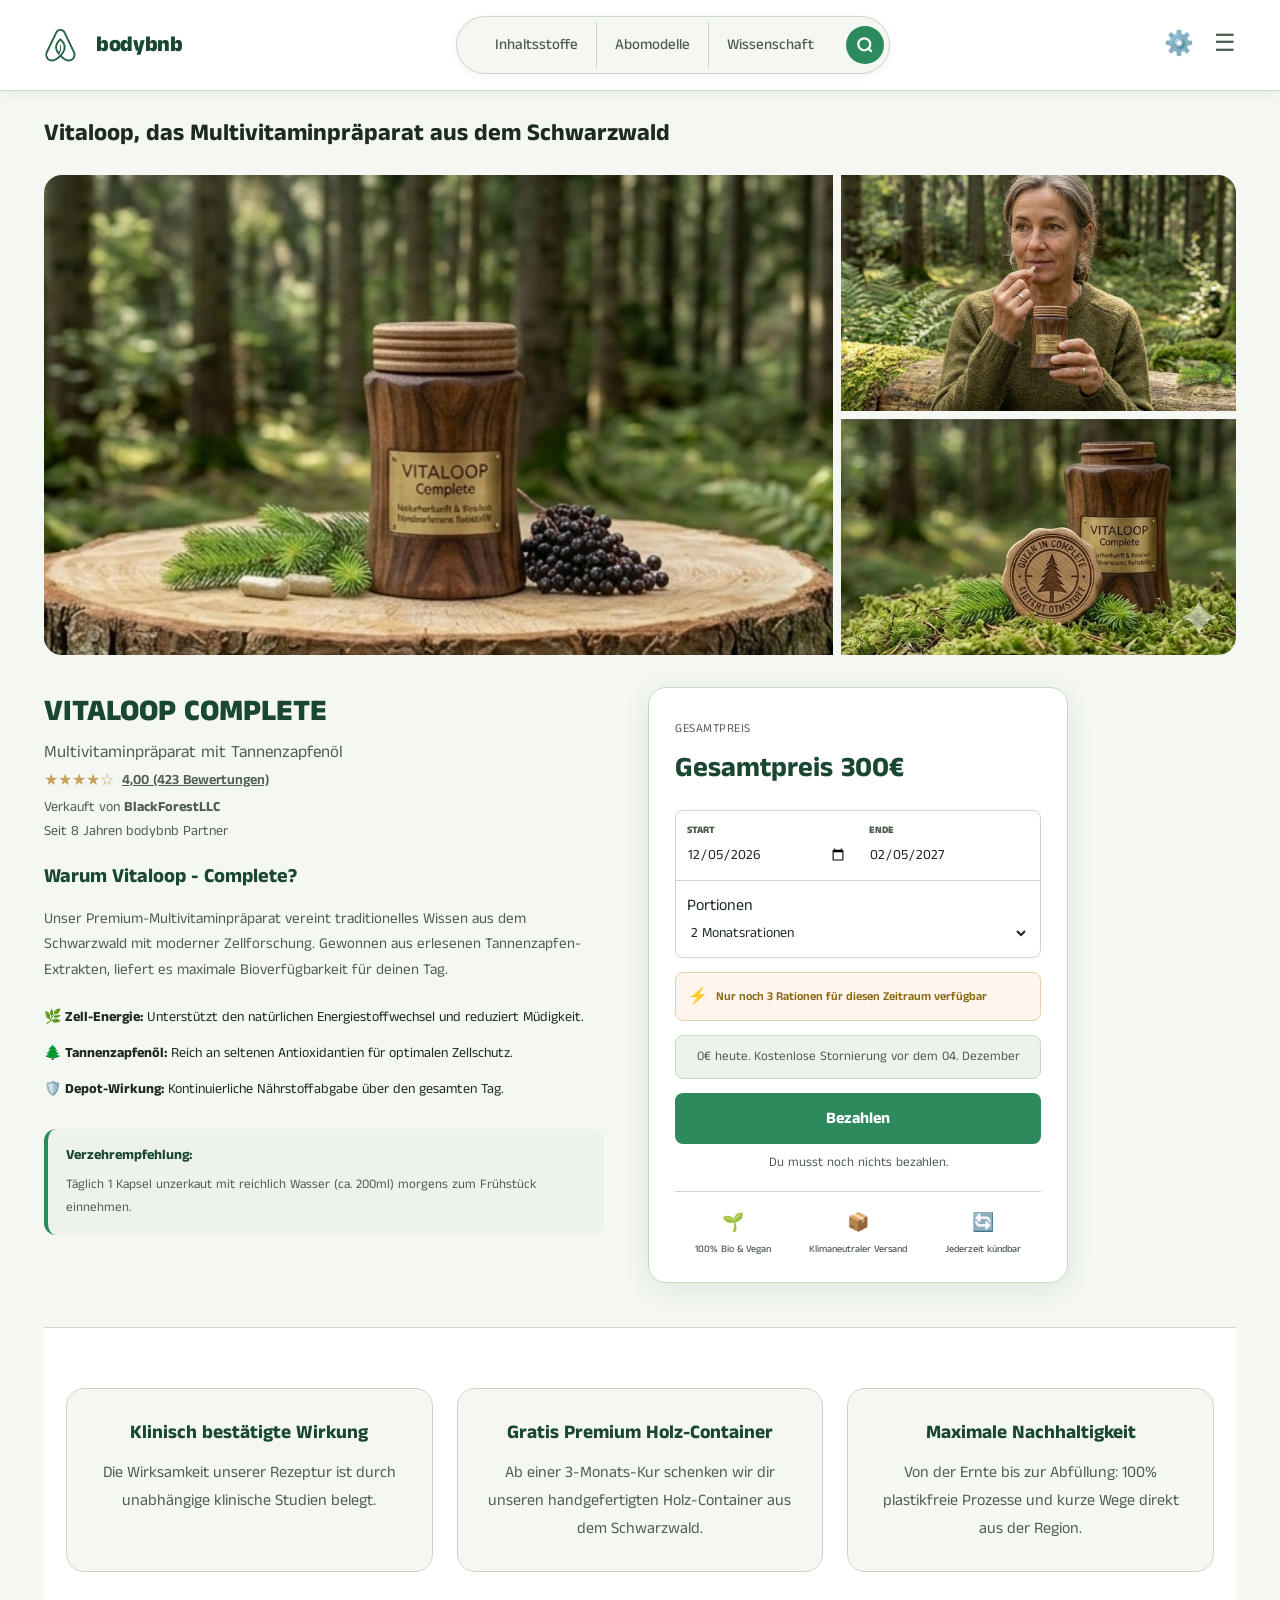
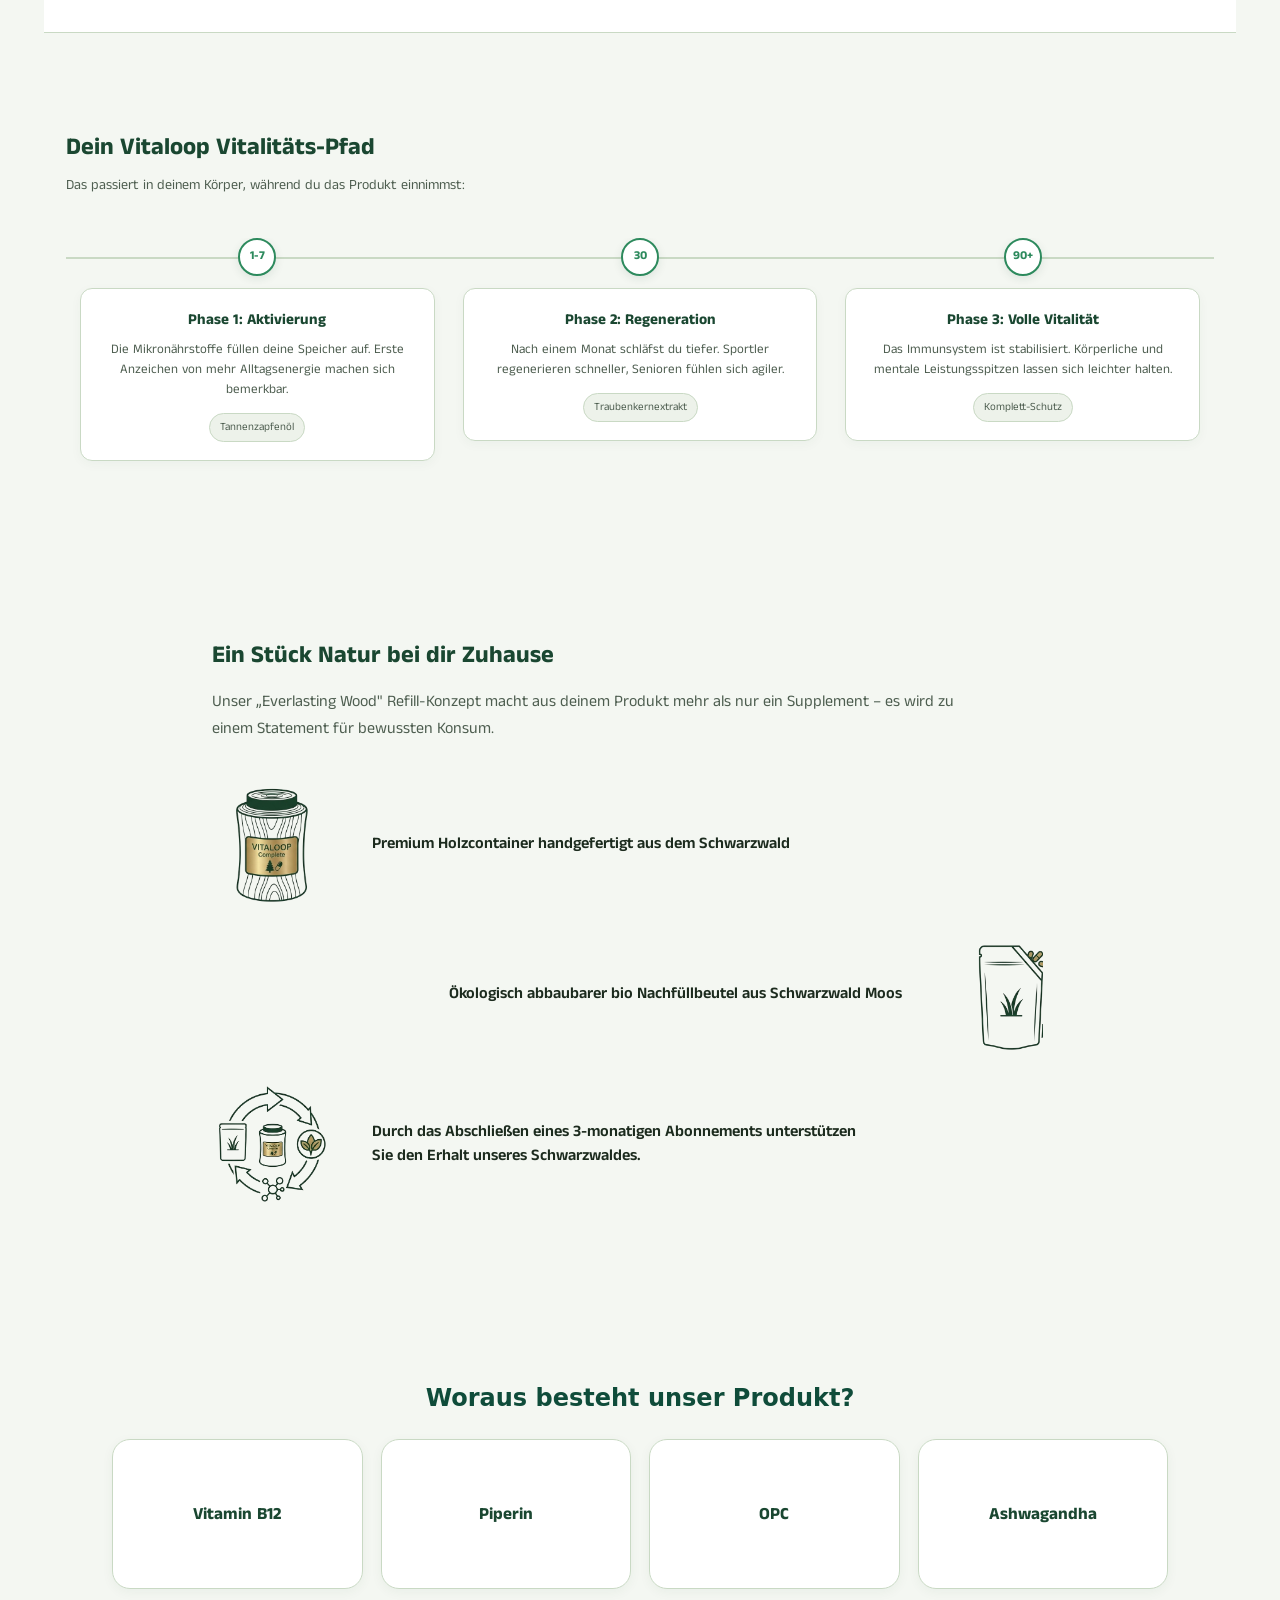
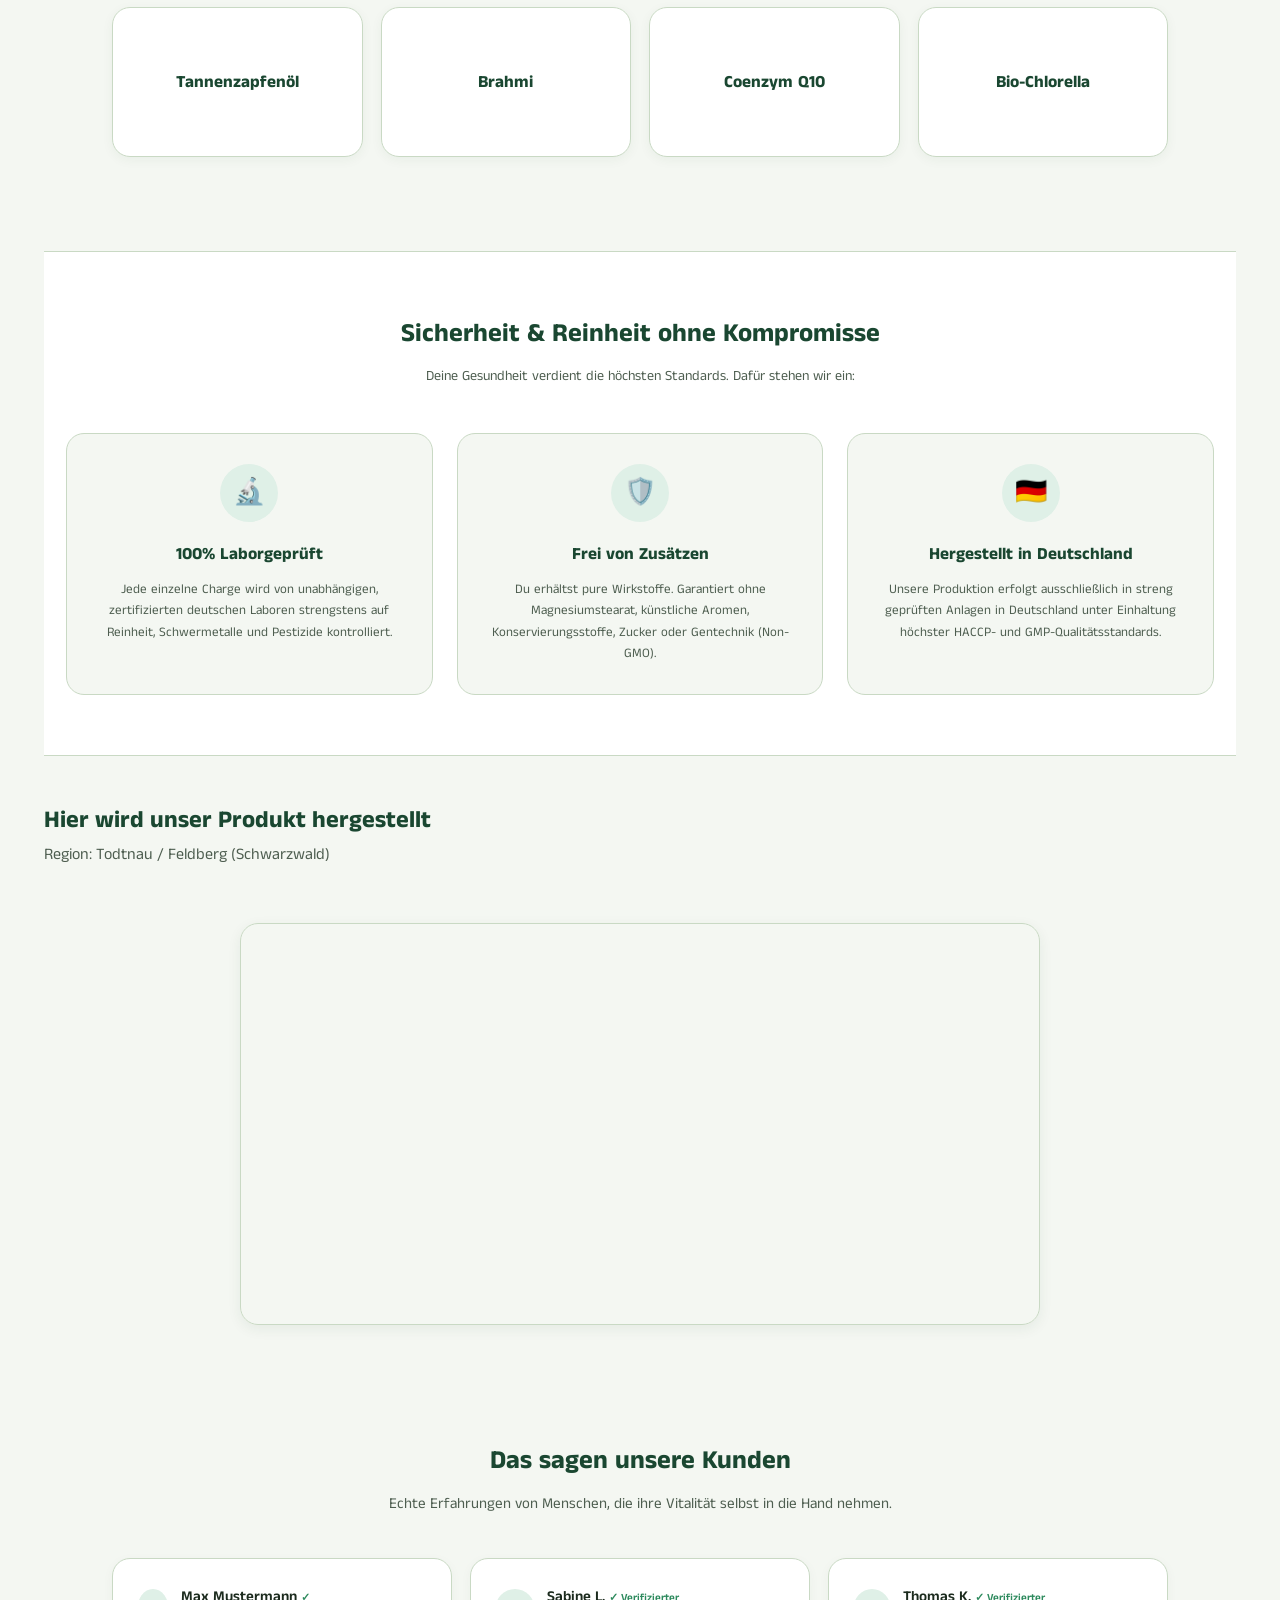
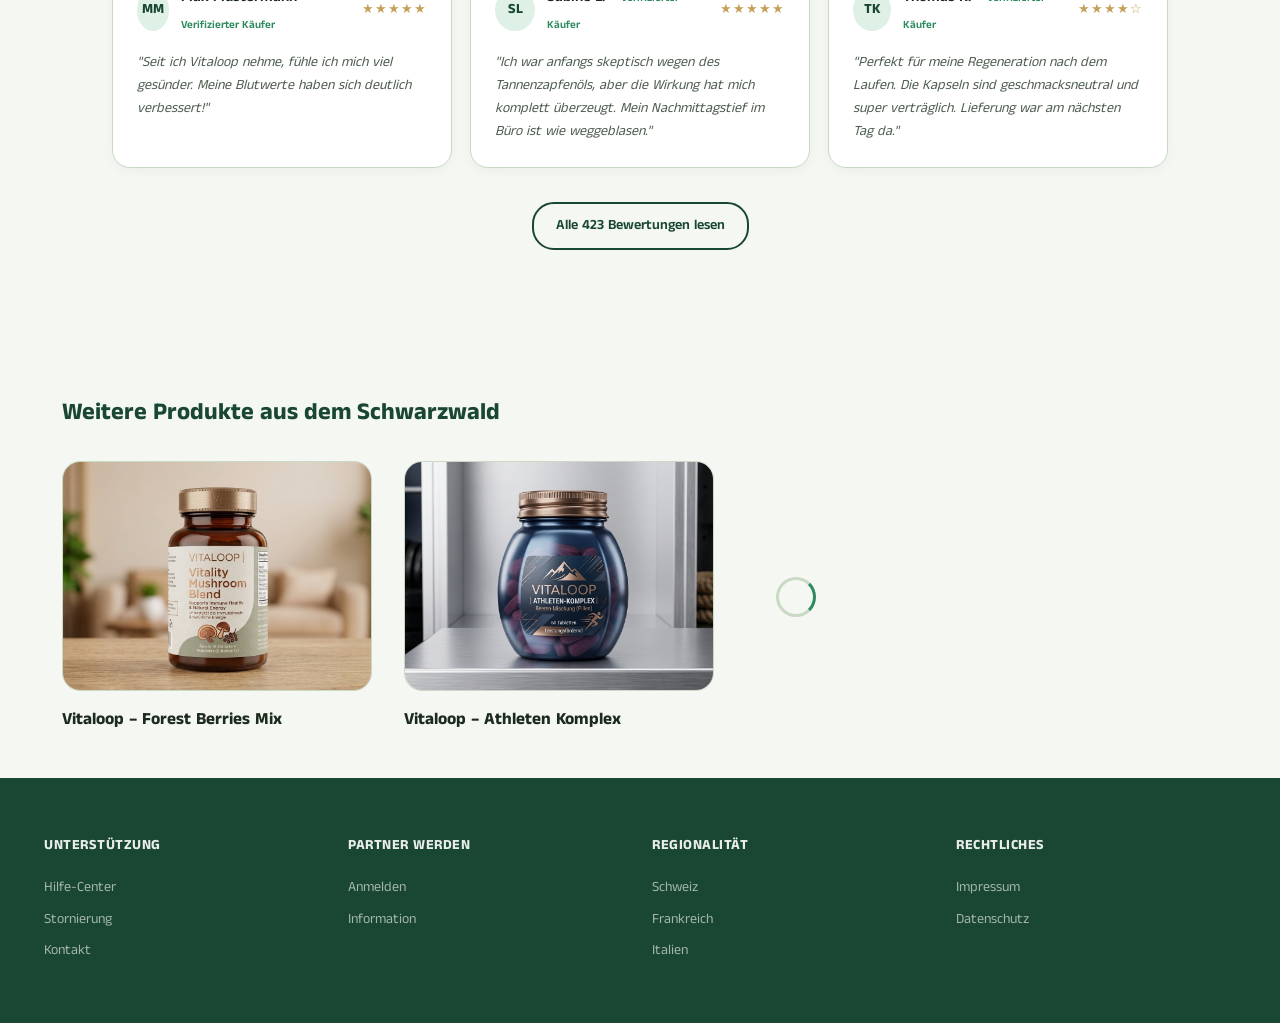
<file: index.html>
<!DOCTYPE html>
<html lang="de">
<head>
    <meta charset="UTF-8">
    <meta name="viewport" content="width=device-width, initial-scale=1.0">
    <title>Vitaloop</title>
    <link rel="icon" type="image/png" href="Screenshot 2026-05-13 132258.png">
    <link rel="preconnect" href="https://fonts.googleapis.com">
    <link rel="preconnect" href="https://fonts.gstatic.com" crossorigin>
    <link href="https://fonts.googleapis.com/css2?family=Anek+Tamil:wght@100..800&display=swap" rel="stylesheet">
    <link rel="stylesheet" href="style.css">

    <style>
        /* =====================================================
           MOBILE-ONLY OPTIMIERUNGEN
           Alles unter dieser Media Query betrifft NUR Mobile.
           Am Desktop-Layout ändert sich nichts.
           ===================================================== */
        @media (max-width: 768px) {

            /* --- HEADER: fixiert, immer sichtbar --- */
            .header {
                position: fixed;
                top: 0; left: 0; right: 0;
                width: 100%;
                z-index: 3000;
                padding: 10px 16px;
                box-shadow: 0 2px 8px rgba(0,0,0,0.06);
            }
            /* Platz schaffen, damit Inhalt nicht hinter dem fixen Header verschwindet */
            body { padding-top: 58px; }
            .scroll-progress-container { top: 58px; }

            .brand-name { font-size: 17px; }
            .header-logo { height: 26px; }

            /* --- NAV: in Burger-Menü verschoben, nicht mehr seitlich scrollbar --- */
            .nav-search-container {
                display: none !important; /* horizontale Navi komplett ausblenden */
            }
            .search-btn { display: none; }

            /* Mobile Burger-Menü Inhalt: Inhaltsstoffe / Abomodelle / Wissenschaft */
            #burger-modal .modal-content {
                max-height: 80vh;
                overflow-y: auto;
            }
            .mobile-nav-section {
                border-top: 1px solid #eee;
                margin-top: 8px;
                padding-top: 8px;
            }
            .mobile-nav-section-title {
                padding: 10px 20px 4px;
                font-size: 12px;
                font-weight: 700;
                text-transform: uppercase;
                color: #888;
            }
            .mobile-nav-section ul {
                list-style: none;
                margin: 0; padding: 0;
            }
            .mobile-nav-section ul li {
                padding: 10px 20px;
                font-size: 14px;
                color: #333;
            }
            .mobile-nav-section ul li:hover {
                background: #f4f7f5;
                color: #2d8a5d;
            }

            .right-icons { gap: 16px; }

            /* --- ACTION BAR --- */
            .action-bar-top { padding: 14px 16px 8px; }
            .product-main-title { font-size: 15px; }

            /* =====================================================
               BILDERGALERIE: Swipe-Karussell statt Grid
               ===================================================== */
            .gallery-grid {
                display: flex !important;
                overflow-x: auto;
                scroll-snap-type: x mandatory;
                -webkit-overflow-scrolling: touch;
                padding: 0;
                gap: 0;
                margin: 0;
                scrollbar-width: none;
            }
            .gallery-grid::-webkit-scrollbar { display: none; }

            .main-image-container,
            .side-images-container {
                display: contents; /* löst die Grid-Wrapper auf, Bilder werden direkte Flex-Kinder */
            }

            .main-image-container img,
            .gallery-img-small {
                scroll-snap-align: start;
                flex: 0 0 100%;
                width: 100vw;
                height: 280px;
                object-fit: cover;
                border-radius: 0 !important;
            }

            .side-image-wrapper {
                flex: 0 0 100%;
                position: relative;
            }

            /* =====================================================
               GALERIE-VOLLBILD-MODAL: ein Bild nach dem anderen
               ===================================================== */
            .gallery-overlay {
                display: none;
                position: fixed;
                inset: 0;
                background: black;
                z-index: 8000;
            }
            .gallery-overlay.active { display: block; }

            .gallery-overlay .gallery-track {
                display: flex;
                width: 100%;
                height: 100%;
                overflow-x: auto;
                scroll-snap-type: x mandatory;
                -webkit-overflow-scrolling: touch;
            }
            .gallery-overlay .gallery-slide {
                flex: 0 0 100%;
                scroll-snap-align: center;
                display: flex;
                align-items: center;
                justify-content: center;
                height: 100%;
            }
            .gallery-overlay .gallery-slide img {
                max-width: 100%;
                max-height: 100%;
                object-fit: contain;
            }
            .gallery-overlay .gallery-arrow { display: none; } /* Pfeile weg, dafür wischen */
            .gallery-overlay .close-gallery-btn {
                position: fixed;
                top: 16px; right: 16px;
                z-index: 8100;
                font-size: 32px;
            }
            .gallery-overlay .gallery-caption {
                position: fixed;
                bottom: 20px;
                left: 0; right: 0;
                text-align: center;
                color: white;
                font-size: 13px;
                z-index: 8100;
            }

            /* =====================================================
               INHALTSSTOFFE: immer 2 Karten nebeneinander
               ===================================================== */
            .ingredients-grid {
                grid-template-columns: repeat(2, 1fr) !important;
                gap: 12px;
                padding: 0 16px 16px;
            }
            .ingredient-card { height: 110px; }
            .card-front, .card-back { font-size: 13px; padding: 10px; }
            .card-back { font-size: 11px; }

            /* =====================================================
               WEITERE PRODUKTE: "mehr zum scrollen" andeuten
               ===================================================== */
            .more-products-section { padding: 0 0 0 16px; overflow: hidden; }
            .products-carousel-wrapper {
                overflow-x: auto;
                -webkit-overflow-scrolling: touch;
                padding-right: 16px;
                padding-bottom: 14px;
                /* letzte Karte leicht anschneiden, damit klar ist: hier geht's weiter */
                scroll-snap-type: x proximity;
            }
            .product-card {
                width: 78vw;
                flex-shrink: 0;
                scroll-snap-align: start;
            }
            .product-img-box { height: 200px; }
            .carousel-indicator-box { display: none; }

            /* Allgemeine Mobile-Anpassungen für ein "App-Gefühl" */
            .booking-and-info { flex-direction: column; gap: 24px; padding: 0 16px; }
            .main-content { padding: 16px 0; }
            .booking-container { width: 100%; padding: 0; }
            .sticky-box { position: static; }
            .date-input-group { flex-direction: column; }
            .date-input-group .field-item { border-bottom: 1px solid #ebebeb; }
            .date-input-group .field-item:last-child { border-bottom: none; }

            .usp-section { grid-template-columns: 1fr; padding: 24px 16px; gap: 14px; }
            .refill-section { padding: 0 16px; margin: 28px auto; }
            .refill-row { flex-direction: column !important; text-align: center !important; gap: 10px; }
            .row-right { flex-direction: column !important; }
            .refill-img-box { width: 80px; height: 80px; margin: 0 auto; }

            .quality-guarantee-banner { padding: 32px 16px; }
            .guarantee-grid { grid-template-columns: 1fr; gap: 24px; }

            .map-section { width: 92%; }

            .reviews-section { padding: 24px 16px; }
            .reviews-grid { grid-template-columns: 1fr; gap: 14px; }

            footer {
                grid-template-columns: repeat(2, 1fr);
                padding: 30px 16px;
                gap: 24px;
            }

            .payment-methods-grid { grid-template-columns: 1fr; }
            .modal-card { padding: 20px 16px; width: 100%; max-width: 100%; margin: 0 12px; }
        }

        @media (max-width: 380px) {
            .product-title { font-size: 18px; }
            footer { grid-template-columns: 1fr; }
        }
    </style>
</head>
<body>
    <div id="top"></div>

    <div class="scroll-progress-container">
        <div class="scroll-progress-bar" id="scrollBar"></div>
    </div>

<header class="header">
    <a href="#top" style="text-decoration: none; color: inherit;">
        <div class="logo-area" id="logo-scroll" style="cursor: pointer;">
            <img src="LogoRentner.png" alt="bodybnb Logo" class="header-logo">
            <span class="brand-name">bodybnb</span>
        </div>
    </a>
    <div class="nav-search-container">
        <ul class="nav-menu">
            <li class="nav-item">
                Inhaltsstoffe
                <ul class="dropdown">
                    <li>Vitamin A</li>
                    <li>Vitamin B</li>
                    <li>Vitamin B12</li>
                    <li>Vitamin C</li>
                    <li>Vitamin D</li>
                    <li>Vitamin E</li>
                    <li>Vitamin K</li>
                </ul>
            </li>
            <li class="nav-item">
                Abomodelle
                <ul class="dropdown">
                    <li>1 Monat</li>
                    <li>3 Monate</li>
                    <li>6 Monate</li>
                    <li>12 Monate</li>
                </ul>
            </li>
            <li class="nav-item">
                Wissenschaft
                <ul class="dropdown">
                    <li>Hersteller</li>
                    <li>Information</li>
                </ul>
            </li>
        </ul>
        <button class="search-btn">
            <svg width="18" height="18" viewBox="0 0 24 24" fill="none" stroke="currentColor" stroke-width="3">
                <circle cx="11" cy="11" r="8"></circle>
                <line x1="21" y1="21" x2="16.65" y2="16.65"></line>
            </svg>
        </button>
    </div>

   <div class="right-icons">

    <div class="dropdown-wrapper">
        <span id="settings-trigger" style="cursor:pointer;">⚙️</span>
        <div id="country-modal" class="dropdown-popover">
            <div class="modal-content">
                <h4>Land auswählen</h4>
                <ul>
                    <li><a href="#">Schweiz</a></li>
                    <li><a href="#">Frankreich</a></li>
                    <li><a href="#">Italien</a></li>
                    <li><a href="#">Schweden</a></li>
                </ul>
            </div>
        </div>
    </div>

    <div class="dropdown-wrapper">
        <span id="burger-trigger" style="cursor:pointer;">☰</span>
        <div id="burger-modal" class="dropdown-popover">
            <div class="modal-content">
                

                <!-- Nur auf Mobile sichtbar: Navigation, die am Desktop oben in der Leiste steht -->
                <div class="mobile-nav-section">
                    <div class="mobile-nav-section-title">Inhaltsstoffe</div>
                    <ul>
                        <li>Vitamin A</li>
                        <li>Vitamin B</li>
                        <li>Vitamin B12</li>
                        <li>Vitamin C</li>
                        <li>Vitamin D</li>
                        <li>Vitamin E</li>
                        <li>Vitamin K</li>
                    </ul>
                </div>
                <div class="mobile-nav-section">
                    <div class="mobile-nav-section-title">Abomodelle</div>
                    <ul>
                        <li>1 Monat</li>
                        <li>3 Monate</li>
                        <li>6 Monate</li>
                        <li>12 Monate</li>
                    </ul>
                </div>
                <div class="mobile-nav-section">
                    <div class="mobile-nav-section-title">Wissenschaft</div>
                    <ul>
                        <li>Hersteller</li>
                        <li>Information</li>
                    </ul>
                </div>
            </div>
        </div>
    </div>

</div>
</header>

<div class="action-bar-top">
    <div class="product-main-title">
        Vitaloop, das Multivitaminpräparat aus dem Schwarzwald
    </div>
</div>

<!-- ========== BILDERGALERIE ========== -->
<section class="gallery-grid" id="mainGallery">
    <div class="main-image-container">
        <img src="HeaderBild1.0.png" alt="Vitaloop Hauptbild" class="gallery-img-large" data-gallery-index="0">
    </div>
    <div class="side-images-container">
        <div class="side-image-wrapper">
            <img src="HeaderBild4.0.png" alt="Vitaloop Detail" class="gallery-img-small top-right" data-gallery-index="1">
        </div>
        <div class="side-image-wrapper">
            <img src="HeaderBild3.0.png" alt="Vitaloop Holzcontainer" class="gallery-img-small bottom-right" data-gallery-index="2">
        </div>
    </div>
</section>

<!-- Punkte-Indikator nur für Mobile-Swipe-Galerie -->
<div class="gallery-dots" id="galleryDots">
    <span class="dot active"></span>
    <span class="dot"></span>
    <span class="dot"></span>
</div>



<main class="main-content">

    <div class="booking-and-info">

         <div class="product-display">
            <div class="product-header-info">
                <h1 class="product-title">VITALOOP COMPLETE</h1>
                <p class="product-subtitle">Multivitaminpräparat mit Tannenzapfenöl</p>
                <div class="rating-line">
                    <span class="stars">★★★★☆</span>
                    <span class="rating-text">4,00 (423 Bewertungen)</span>
                </div>
                <p class="seller-info">Verkauft von <strong>BlackForestLLC</strong></p>
                <p class="partner-since">Seit 8 Jahren bodybnb Partner</p>
            </div>
            <div class="product-description-left">
    <h3>Warum Vitaloop - Complete?</h3>
    <p class="lead-text">
        Unser Premium-Multivitaminpräparat vereint traditionelles Wissen aus dem Schwarzwald mit moderner Zellforschung. Gewonnen aus erlesenen Tannenzapfen-Extrakten, liefert es maximale Bioverfügbarkeit für deinen Tag.
    </p>

    <div class="benefits-list-clean">
        <div class="benefit-row">🌿 <strong>Zell-Energie:</strong> Unterstützt den natürlichen Energiestoffwechsel und reduziert Müdigkeit.</div>
        <div class="benefit-row">🌲 <strong>Tannenzapfenöl:</strong> Reich an seltenen Antioxidantien für optimalen Zellschutz.</div>
        <div class="benefit-row">🛡️ <strong>Depot-Wirkung:</strong> Kontinuierliche Nährstoffabgabe über den gesamten Tag.</div>
    </div>

    <div class="usage-info">
        <h5>Verzehrempfehlung:</h5>
        <p>Täglich 1 Kapsel unzerkaut mit reichlich Wasser (ca. 200ml) morgens zum Frühstück einnehmen.</p>
    </div>
</div>

        </div>

       <div class="booking-container">
    <div class="booking-box sticky-box">

        <div class="price-header">
            <span class="price-label">Gesamtpreis</span>
            <h2 id="display-price">150€</h2>
        </div>

        <div class="booking-fields">
            <div class="date-input-group">
                <div class="field-item">
                    <label for="start-date">Start</label>
                    <input type="date" id="start-date" value="2026-05-13">
                </div>
                <div class="field-item">
                    <label for="end-date">Ende</label>
                    <input type="date" id="end-date" readonly>
                </div>
            </div>
            <div class="portion-selector">
                <label for="portion-select">Portionen</label>
                <select id="portion-select">
                    <option value="1" data-price="150">1 Monatsration</option>
                    <option value="2" data-price="300" selected>2 Monatsrationen</option>
                    <option value="3" data-price="450">3 Monatsrationen</option>
                    <option value="6" data-price="800">6 Monatsrationen</option>
                </select>
            </div>
        </div>

        <div class="live-ticker">
            <span class="ticker-icon">⚡</span>
            <p>Nur noch 3 Rationen für diesen Zeitraum verfügbar</p>
        </div>

        <div class="storno-info" id="storno-text">
            0€ heute. Kostenlose Stornierung bis 1 Tag vor Liefertermin
        </div>

        <button class="btn-reserve" id="btn-pay-trigger">Bezahlen</button>
        <p class="small-text">Du musst noch nichts bezahlen.</p>

        <hr class="divider">
        <div class="trust-badges">
            <div class="badge-item">
                <span class="badge-icon">🌱</span>
                <span>100% Bio & Vegan</span>
            </div>
            <div class="badge-item">
                <span class="badge-icon">📦</span>
                <span>Klimaneutraler Versand</span>
            </div>
            <div class="badge-item">
                <span class="badge-icon">🔄</span>
                <span>Jederzeit kündbar</span>
            </div>
        </div>

    </div>
</div>

    </div>

    <section class="usp-section">
        <div class="usp-card">
            <h3>Klinisch bestätigte Wirkung</h3>
            <p>Die Wirksamkeit unserer Rezeptur ist durch unabhängige klinische Studien belegt.</p>
        </div>
        <div class="usp-card">
            <h3>Gratis Premium Holz-Container</h3>
            <p>Ab einer 3-Monats-Kur schenken wir dir unseren handgefertigten Holz-Container aus dem Schwarzwald.</p>
        </div>
        <div class="usp-card">
            <h3>Maximale Nachhaltigkeit</h3>
            <p>Von der Ernte bis zur Abfüllung: 100% plastikfreie Prozesse und kurze Wege direkt aus der Region.</p>
        </div>
    </section>

    <section>
        <div class="timeline-section-horizontal">
    <h3 class="timeline-title">Dein Vitaloop Vitalitäts-Pfad</h3>
    <p class="timeline-subtitle">Das passiert in deinem Körper, während du das Produkt einnimmst:</p>

    <div class="timeline-scroll-wrapper">
        <div class="timeline-container-horizontal">

            <div class="timeline-item-horizontal">
                <div class="timeline-badge-horizontal">1-7</div>
                <div class="timeline-content-horizontal">
                    <h4>Phase 1: Aktivierung</h4>
                    <p>Die Mikronährstoffe füllen deine Speicher auf. Erste Anzeichen von mehr Alltagsenergie machen sich bemerkbar.</p>
                    <span class="ingredient-tag">Tannenzapfenöl</span>
                </div>
            </div>

            <div class="timeline-item-horizontal">
                <div class="timeline-badge-horizontal">30</div>
                <div class="timeline-content-horizontal">
                    <h4>Phase 2: Regeneration</h4>
                    <p>Nach einem Monat schläfst du tiefer. Sportler regenerieren schneller, Senioren fühlen sich agiler.</p>
                    <span class="ingredient-tag">Traubenkernextrakt</span>
                </div>
            </div>

            <div class="timeline-item-horizontal">
                <div class="timeline-badge-horizontal">90+</div>
                <div class="timeline-content-horizontal">
                    <h4>Phase 3: Volle Vitalität</h4>
                    <p>Das Immunsystem ist stabilisiert. Körperliche und mentale Leistungsspitzen lassen sich leichter halten.</p>
                    <span class="ingredient-tag">Komplett-Schutz</span>
                </div>
            </div>

        </div>
    </div>
</div>
    </section>


    <section class="refill-section">
    <h2 class="refill-main-title">Ein Stück Natur bei dir Zuhause</h2>
    <p class="refill-subtitle">Unser „Everlasting Wood" Refill-Konzept macht aus deinem Produkt mehr als nur ein Supplement – es wird zu einem Statement für bewussten Konsum.</p>

    <div class="refill-content-container">
        <div class="refill-row row-left">
            <div class="refill-img-box"><img src="Packung_01.png" alt="Premium Holzcontainer"></div>
            <div class="refill-text-box">
                <p class="js-typewriter">Premium Holzcontainer handgefertigt aus dem Schwarzwald</p>
            </div>
        </div>

        <div class="refill-row row-right">
            <div class="refill-text-box">
                <p class="js-typewriter">Ökologisch abbaubarer bio Nachfüllbeutel aus Schwarzwald Moos</p>
            </div>
            <div class="refill-img-box"><img src="Verpackung_01.png" alt="Ökologischer Nachfüllbeutel"></div>
        </div>

        <div class="refill-row row-left">
            <div class="refill-img-box"><img src="Kreislauf_01.png" alt="Nachhaltigkeits-Kreislauf"></div>
            <div class="refill-text-box">
                <p class="js-typewriter">Durch das Abschließen eines 3-monatigen Abonnements unterstützen Sie den Erhalt unseres Schwarzwaldes.</p>
            </div>
        </div>
    </div>
</section>

   <section class="ingredients-section">
    <h2 style="text-align: center; padding: 20px; color: #0f4c3a; font-family: system-ui, sans-serif;">Woraus besteht unser Produkt?</h2>

    <div class="ingredients-grid">

        <div class="ingredient-card" onclick="flipCard(this)">
            <div class="card-inner">
                <div class="card-front">
                    <strong>Vitamin B12</strong>
                </div>
                <div class="card-back">
                    <p><strong>Vitamin B12</strong><br>Sorgt für spürbare Kraft im Alltag, unterstützt deinen Energiestoffwechsel und reduziert Müdigkeit.</p>
                </div>
            </div>
        </div>

        <div class="ingredient-card" onclick="flipCard(this)">
            <div class="card-inner">
                <div class="card-front">
                    <strong>Piperin</strong>
                </div>
                <div class="card-back">
                    <p><strong>Piperin</strong><br>Gewonnen aus schwarzem Pfeffer. Es sorgt für eine optimale Aufnahme aller anderen Nährstoffe im Körper.</p>
                </div>
            </div>
        </div>

        <div class="ingredient-card" onclick="flipCard(this)">
            <div class="card-inner">
                <div class="card-front">
                    <strong>OPC</strong>
                </div>
                <div class="card-back">
                    <p><strong>OPC (Traubenkernextrakt)</strong><br>Ein extrem starkes, natürliches Antioxidans, das deine Zellen vor oxidativem Stress schützt.</p>
                </div>
            </div>
        </div>

        <div class="ingredient-card" onclick="flipCard(this)">
            <div class="card-inner">
                <div class="card-front">
                    <strong>Ashwagandha</strong>
                </div>
                <div class="card-back">
                    <p><strong>Ashwagandha</strong><br>Die traditionelle Wurzel sorgt für innere Ruhe, emotionale Balance und hilft beim Stressabbau.</p>
                </div>
            </div>
        </div>

        <div class="ingredient-card" onclick="flipCard(this)">
            <div class="card-inner">
                <div class="card-front">
                    <strong>Tannenzapfenöl</strong>
                </div>
                <div class="card-back">
                    <p><strong>Tannenzapfenöl</strong><br>Unsere regionale Essenz aus dem Schwarzwald. Verleiht die waldige Frische und unterstützt die Atemwege.</p>
                </div>
            </div>
        </div>

        <div class="ingredient-card" onclick="flipCard(this)">
            <div class="card-inner">
                <div class="card-front">
                    <strong>Brahmi</strong>
                </div>
                <div class="card-back">
                    <p><strong>Brahmi (Bacopa Monnieri)</strong><br>Das Superkraut für dein Gehirn. Verbessert die Merkfähigkeit, den Fokus und die mentale Klarheit.</p>
                </div>
            </div>
        </div>

        <div class="ingredient-card" onclick="flipCard(this)">
            <div class="card-inner">
                <div class="card-front">
                    <strong>Coenzym Q10</strong>
                </div>
                <div class="card-back">
                    <p><strong>Coenzym Q10</strong><br>Ein körpereigener Baustein, der direkt in den Mitochondrien für frische Zellenergie sorgt.</p>
                </div>
            </div>
        </div>

        <div class="ingredient-card" onclick="flipCard(this)">
            <div class="card-inner">
                <div class="card-front">
                    <strong>Bio-Chlorella</strong>
                </div>
                <div class="card-back">
                    <p><strong>Bio-Chlorella</strong><br>Nährstoffreiches Algen-Superfood, welches die natürliche Entgiftung deines Körpers ideal begleitet.</p>
                </div>
            </div>
        </div>

    </div>

</section>

    <div class="quality-guarantee-banner">
    <div class="guarantee-container">
        <h3 class="guarantee-title">Sicherheit & Reinheit ohne Kompromisse</h3>
        <p class="guarantee-subtitle">Deine Gesundheit verdient die höchsten Standards. Dafür stehen wir ein:</p>

        <div class="guarantee-grid">
            <div class="guarantee-item">
                <div class="guarantee-icon-wrapper">
                    <span class="guarantee-emoji">🔬</span>
                </div>
                <h4>100% Laborgeprüft</h4>
                <p>Jede einzelne Charge wird von unabhängigen, zertifizierten deutschen Laboren strengstens auf Reinheit, Schwermetalle und Pestizide kontrolliert.</p>
            </div>

            <div class="guarantee-item">
                <div class="guarantee-icon-wrapper">
                    <span class="guarantee-emoji">🛡️</span>
                </div>
                <h4>Frei von Zusätzen</h4>
                <p>Du erhältst pure Wirkstoffe. Garantiert ohne Magnesiumstearat, künstliche Aromen, Konservierungsstoffe, Zucker oder Gentechnik (Non-GMO).</p>
            </div>

            <div class="guarantee-item">
                <div class="guarantee-icon-wrapper">
                    <span class="guarantee-emoji">🇩🇪</span>
                </div>
                <h4>Hergestellt in Deutschland</h4>
                <p>Unsere Produktion erfolgt ausschließlich in streng geprüften Anlagen in Deutschland unter Einhaltung höchster HACCP- und GMP-Qualitätsstandards.</p>
            </div>
        </div>
    </div>
</div>

    <section class="origin-section">
        <h2>Hier wird unser Produkt hergestellt</h2>
        <p>Region: Todtnau / Feldberg (Schwarzwald)</p>
    </section>

    <section class="map-section">
        <div class="map-responsive">
            <iframe
                src="https://www.google.com/maps/embed?pb=!1m18!1m12!1m3!1d42878.07727181048!2d7.915570530189726!3d47.83226955074256!2m3!1f0!2f0!3f0!3m2!1i1024!2i768!4f13.1!3m3!1m2!1s0x4790f199320e6a8d%3A0x422d398939b9770!2s79674%20Todtnau!5e0!3m2!1sde!2sde!4v1700000000000!5m2!1sde!2sde"
                width="600" height="450" style="border:0;"
                allowfullscreen="" loading="lazy"
                referrerpolicy="no-referrer-when-downgrade">
            </iframe>
        </div>
    </section>

   <div class="reviews-section">
    <div class="reviews-header">
        <h2>Das sagen unsere Kunden</h2>
        <p>Echte Erfahrungen von Menschen, die ihre Vitalität selbst in die Hand nehmen.</p>
    </div>

    <div class="reviews-grid">

        <div class="review-card">
            <div class="review-card-header">
                <div class="user-avatar">MM</div>
                <div class="user-info">
                    <span class="user-name">Max Mustermann</span>
                    <span class="verified-buyer">✓ Verifizierter Käufer</span>
                </div>
                <div class="review-stars">★★★★★</div>
            </div>
            <p class="review-text">"Seit ich Vitaloop nehme, fühle ich mich viel gesünder. Meine Blutwerte haben sich deutlich verbessert!"</p>
        </div>

        <div class="review-card">
            <div class="review-card-header">
                <div class="user-avatar">SL</div>
                <div class="user-info">
                    <span class="user-name">Sabine L.</span>
                    <span class="verified-buyer">✓ Verifizierter Käufer</span>
                </div>
                <div class="review-stars">★★★★★</div>
            </div>
            <p class="review-text">"Ich war anfangs skeptisch wegen des Tannenzapfenöls, aber die Wirkung hat mich komplett überzeugt. Mein Nachmittagstief im Büro ist wie weggeblasen."</p>
        </div>

        <div class="review-card">
            <div class="review-card-header">
                <div class="user-avatar">TK</div>
                <div class="user-info">
                    <span class="user-name">Thomas K.</span>
                    <span class="verified-buyer">✓ Verifizierter Käufer</span>
                </div>
                <div class="review-stars">★★★★☆</div>
            </div>
            <p class="review-text">"Perfekt für meine Regeneration nach dem Laufen. Die Kapseln sind geschmacksneutral und super verträglich. Lieferung war am nächsten Tag da."</p>
        </div>

    </div>

    <div class="reviews-footer">
        <a href="#" class="btn-all-reviews">Alle 423 Bewertungen lesen</a>
    </div>
</div>

</main>

<section class="more-products-section">
    <h2 class="more-products-title">Weitere Produkte aus dem Schwarzwald</h2>
    <div class="products-carousel-wrapper">

        <a href="forest-berries.html" class="product-card-link">
            <div class="product-card">
                <div class="product-img-box"><img src="Produkt_03.png" alt="Vitaloop - Forest Berries Mix"></div>
                <h3 class="product-card-title">Vitaloop – Forest Berries Mix</h3>
            </div>
        </a>

        <a href="athleten-komplex.html" class="product-card-link">
            <div class="product-card">
                <div class="product-img-box"><img src="Produkt_01.png" alt="Vitaloop - Athleten Komplex"></div>
                <h3 class="product-card-title">Vitaloop – Athleten Komplex</h3>
            </div>
        </a>

        <div class="carousel-indicator-box">
            <div class="loading-circle-indicator"></div>
        </div>
    </div>
</section>

<footer>
    <div>
        <h4>Unterstützung</h4>
        <ul>
            <li>Hilfe-Center</li>
            <li>Stornierung</li>
            <li>Kontakt</li>
        </ul>
    </div>
    <div>
        <h4>Partner werden</h4>
        <ul>
            <li>Anmelden</li>
            <li>Information</li>
        </ul>
    </div>
    <div>
        <h4>Regionalität</h4>
        <ul>
            <li>Schweiz</li>
            <li>Frankreich</li>
            <li>Italien</li>
        </ul>
    </div>
    <div>
        <h4>Rechtliches</h4>
        <ul>
            <li>Impressum</li>
            <li>Datenschutz</li>
        </ul>
    </div>
</footer>

<!-- ========== GALERIE-VOLLBILD-MODAL ========== -->
<div id="galleryModal" class="gallery-overlay">
    <button class="close-gallery-btn" id="closeGallery">&times;</button>
    <button class="gallery-arrow arrow-left" id="prevImage">&#10094;</button>

    <div class="gallery-track" id="galleryTrack">
        <div class="gallery-slide"><img src="HeaderBild1.0.png" alt="Vitaloop Hauptbild"></div>
        <div class="gallery-slide"><img src="HeaderBild4.0.png" alt="Vitaloop Detail"></div>
        <div class="gallery-slide"><img src="HeaderBild3.0.png" alt="Vitaloop Holzcontainer"></div>
    </div>
    <div id="galleryCaption" class="gallery-caption">Ansicht 1 von 3</div>

    <button class="gallery-arrow arrow-right" id="nextImage">&#10095;</button>
</div>

<script>
    function flipCard(cardElement) {
        if (cardElement) {
            cardElement.classList.toggle('flipped');
        }
    }

    // ===========================================
    // MOBILE BILDERGALERIE: Punkte synchron zum Swipe
    // ===========================================
    const mainGallery = document.getElementById('mainGallery');
    const galleryDots = document.getElementById('galleryDots');

    if (mainGallery && galleryDots) {
        mainGallery.addEventListener('scroll', () => {
            const index = Math.round(mainGallery.scrollLeft / mainGallery.clientWidth);
            galleryDots.querySelectorAll('.dot').forEach((dot, i) => {
                dot.classList.toggle('active', i === index);
            });
        });
    }

    // ===========================================
    // GALERIE VOLLBILD-MODAL (ein Bild nach dem anderen, swipebar)
    // ===========================================
    const showAllBtn = document.getElementById('show-all-photos');
    const galleryModal = document.getElementById('galleryModal');
    const galleryTrack = document.getElementById('galleryTrack');
    const galleryCaption = document.getElementById('galleryCaption');
    const closeGalleryBtn = document.getElementById('closeGallery');
    const prevImageBtn = document.getElementById('prevImage');
    const nextImageBtn = document.getElementById('nextImage');
    const totalSlides = galleryTrack ? galleryTrack.children.length : 0;

    function updateCaption() {
        if (!galleryTrack || !galleryCaption) return;
        const index = Math.round(galleryTrack.scrollLeft / galleryTrack.clientWidth);
        galleryCaption.innerText = `Ansicht ${index + 1} von ${totalSlides}`;
    }

    showAllBtn?.addEventListener('click', () => {
        galleryModal.classList.add('active');
        galleryModal.style.display = 'block';
        galleryTrack.scrollLeft = 0;
        updateCaption();
    });

    closeGalleryBtn?.addEventListener('click', () => {
        galleryModal.classList.remove('active');
        galleryModal.style.display = 'none';
    });

    galleryTrack?.addEventListener('scroll', updateCaption);

    prevImageBtn?.addEventListener('click', () => {
        galleryTrack.scrollBy({ left: -galleryTrack.clientWidth, behavior: 'smooth' });
    });
    nextImageBtn?.addEventListener('click', () => {
        galleryTrack.scrollBy({ left: galleryTrack.clientWidth, behavior: 'smooth' });
    });
</script>

<div id="paymentModal" class="modal-overlay">
    <div class="modal-card">
        <button class="close-modal-btn" id="closeModal">&times;</button>
        <h3>Deine Bestellung</h3>
        <p class="modal-subtitle">Zusammenfassung deines BodyBnB Abos</p>

        <div class="modal-summary-box">
            <div class="summary-item"><strong>Produkt:</strong> <span>Vitaloop - Complete</span></div>
            <div class="summary-item"><strong>Start-Datum:</strong> <span id="modal-start-date">-</span></div>
            <div class="summary-item"><strong>End-Datum:</strong> <span id="modal-end-date">-</span></div>
            <hr>
            <div class="summary-item total-row"><strong>Gesamtbetrag:</strong> <span id="modal-total-price">-</span></div>
        </div>

        <h4>Zahlungsmethode auswählen:</h4>
        <div class="payment-methods-grid">
            <label class="method-tile">
                <input type="radio" name="payment-method" value="paypal" checked>
                <span class="method-name">PayPal</span>
            </label>
            <label class="method-tile">
                <input type="radio" name="payment-method" value="credit-card">
                <span class="method-name">Kreditkarte</span>
            </label>
            <label class="method-tile">
                <input type="radio" name="payment-method" value="sepa">
                <span class="method-name">SEPA-Lastschrift</span>
            </label>
        </div>

        <button class="btn-confirm-final">Jetzt zahlungspflichtig bestellen</button>
    </div>
</div>
<script src="script.js"></script>
</body>
</html>
</file>
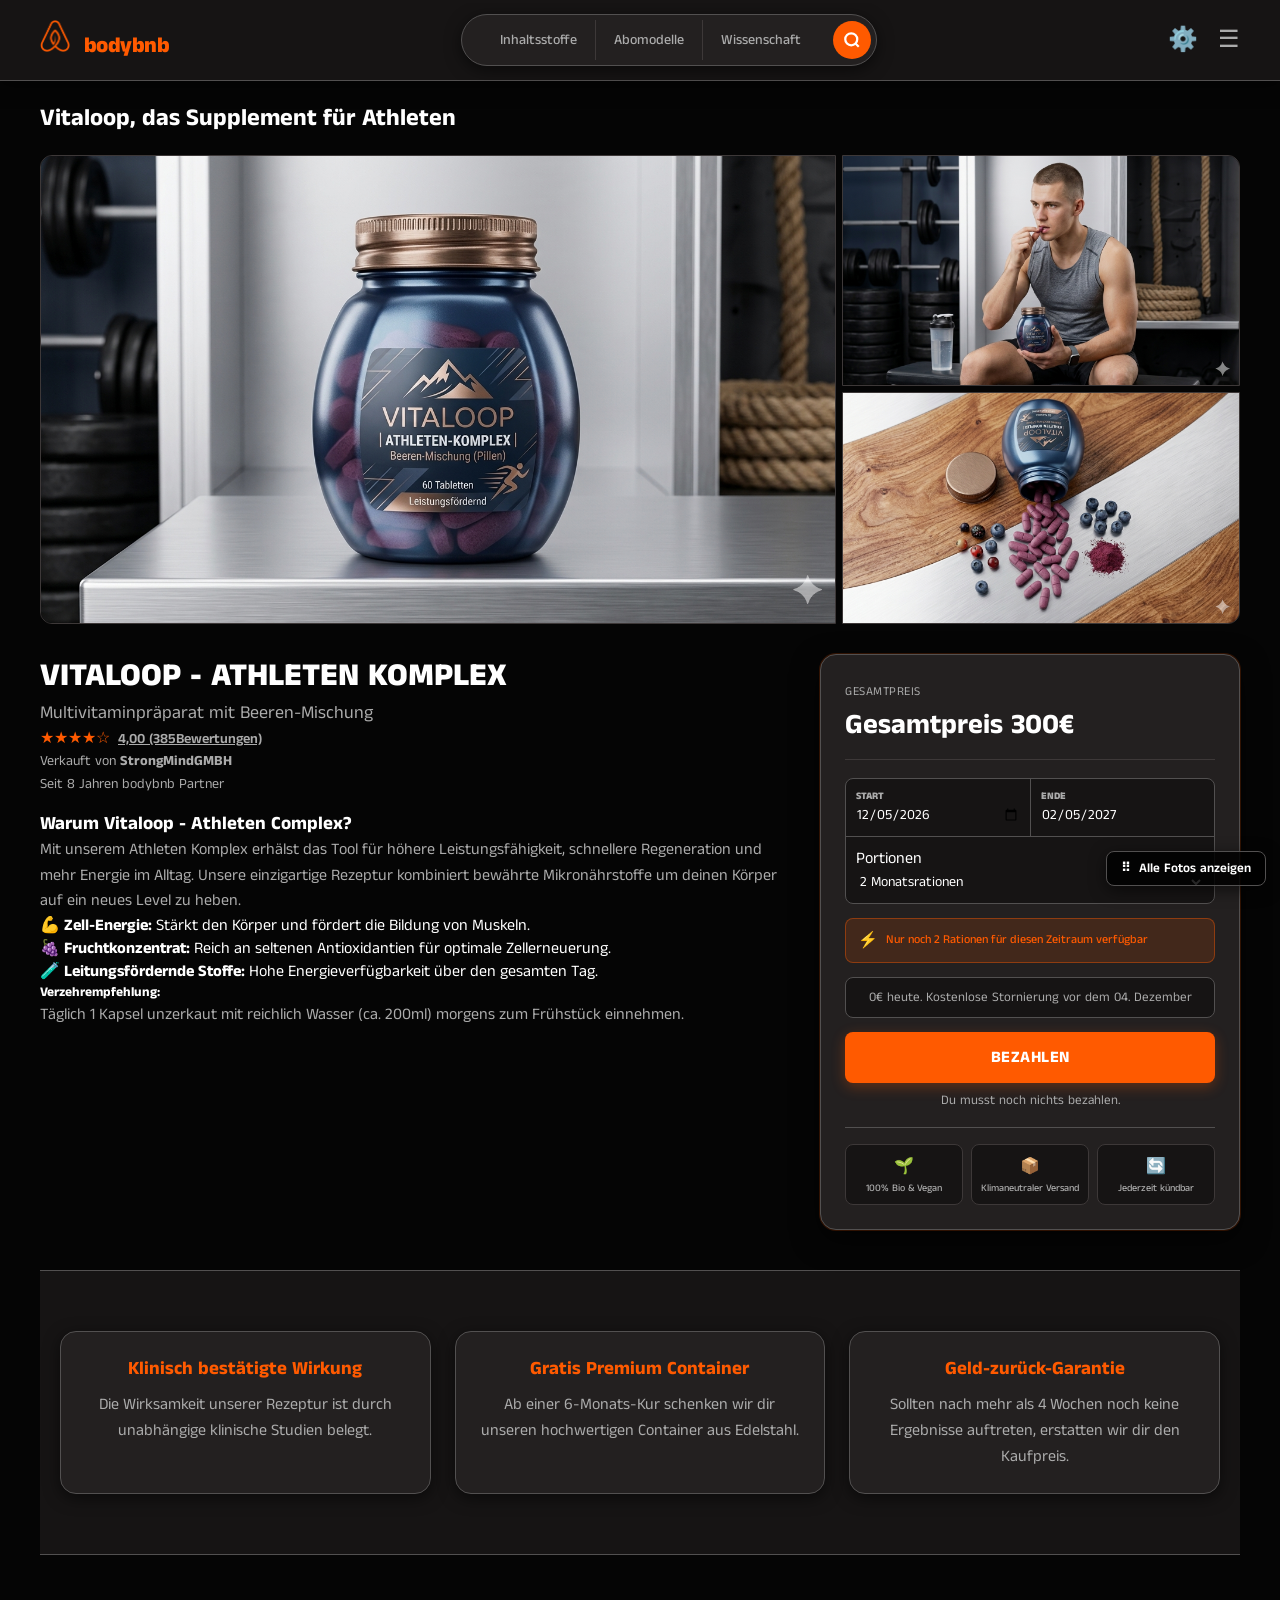
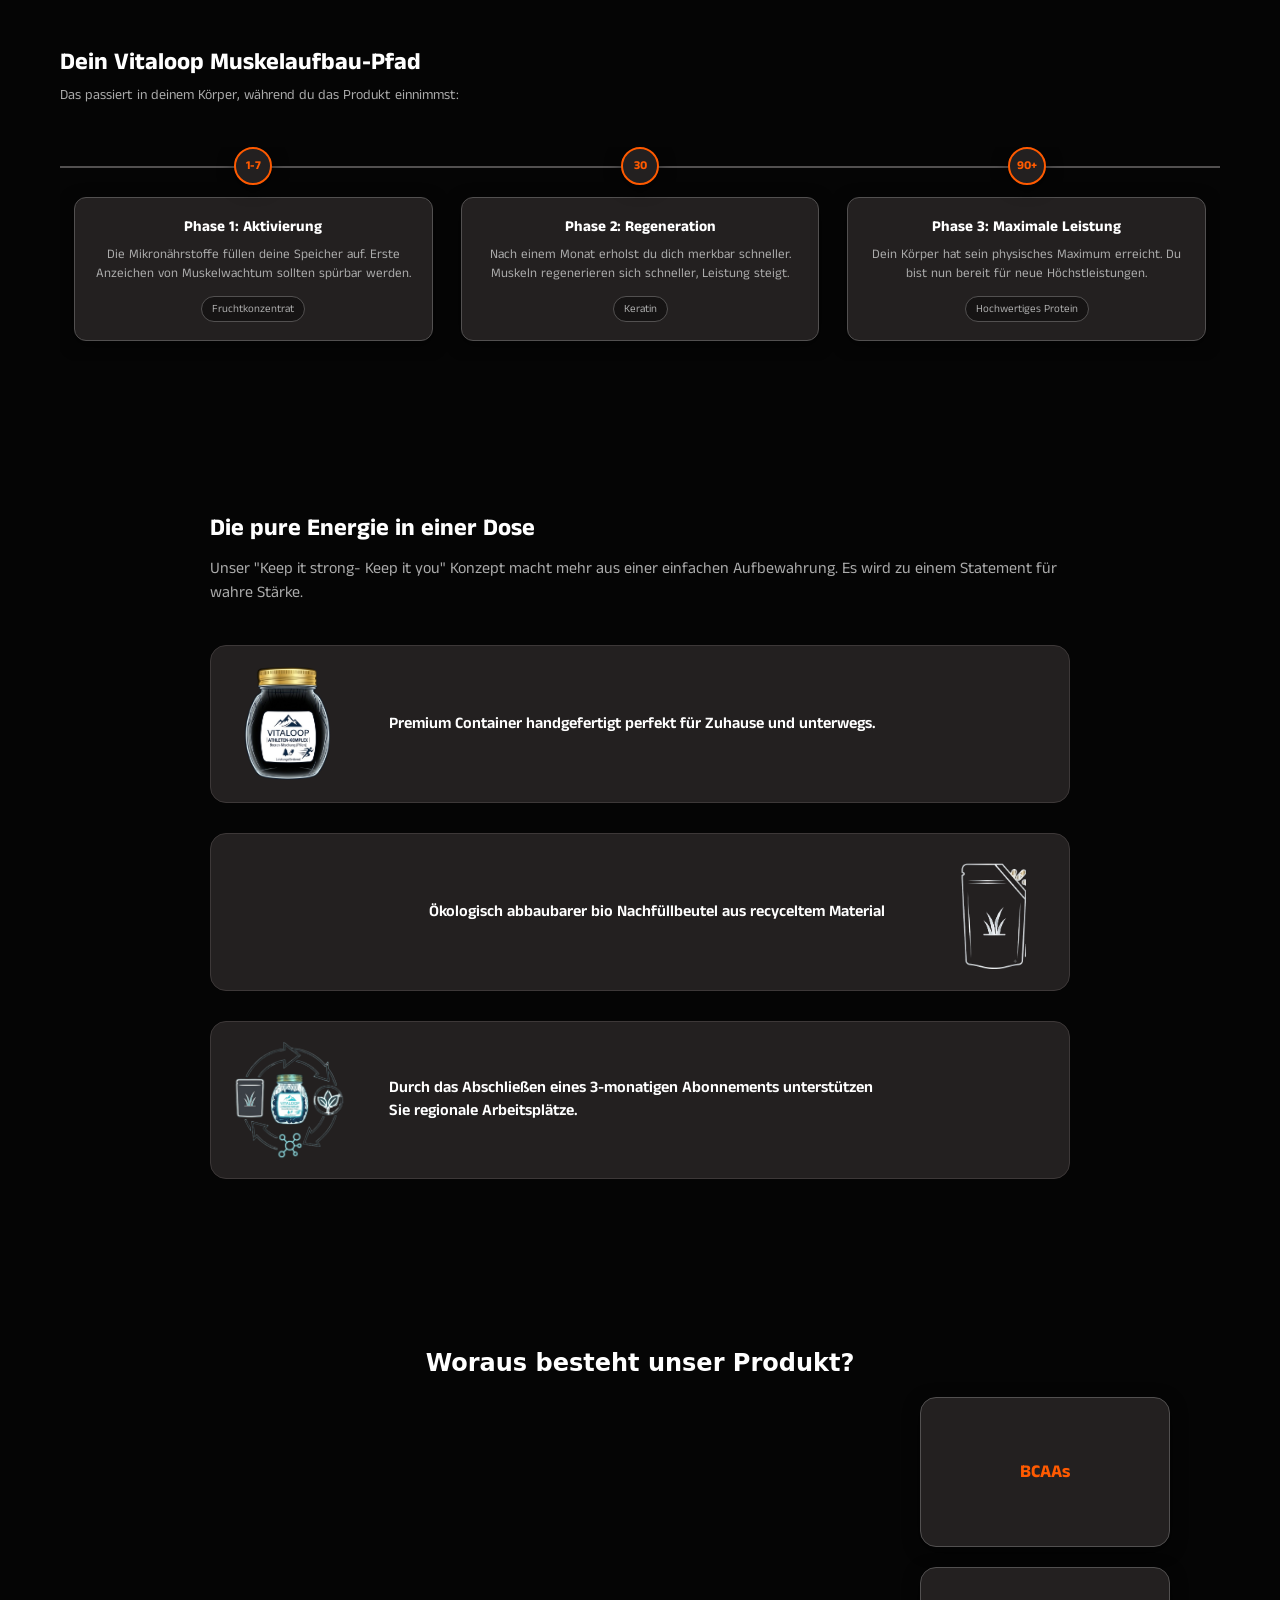
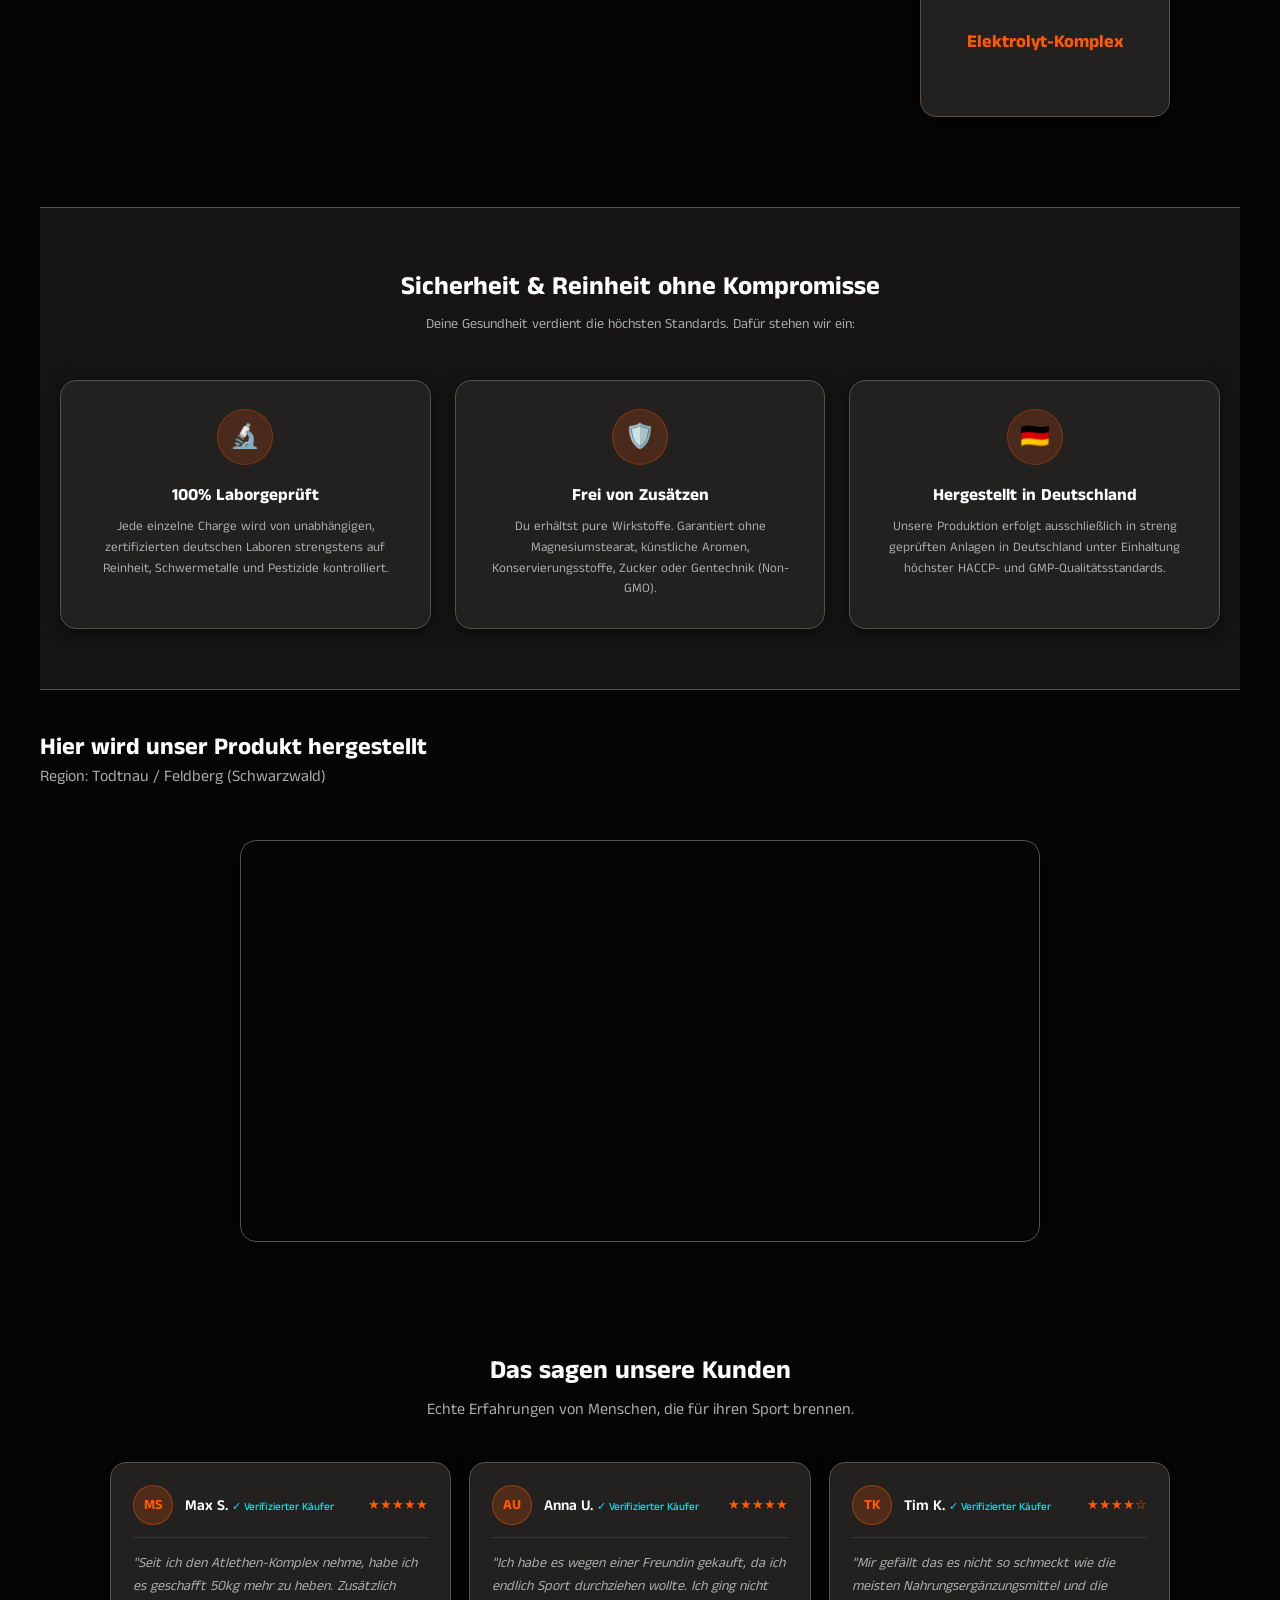
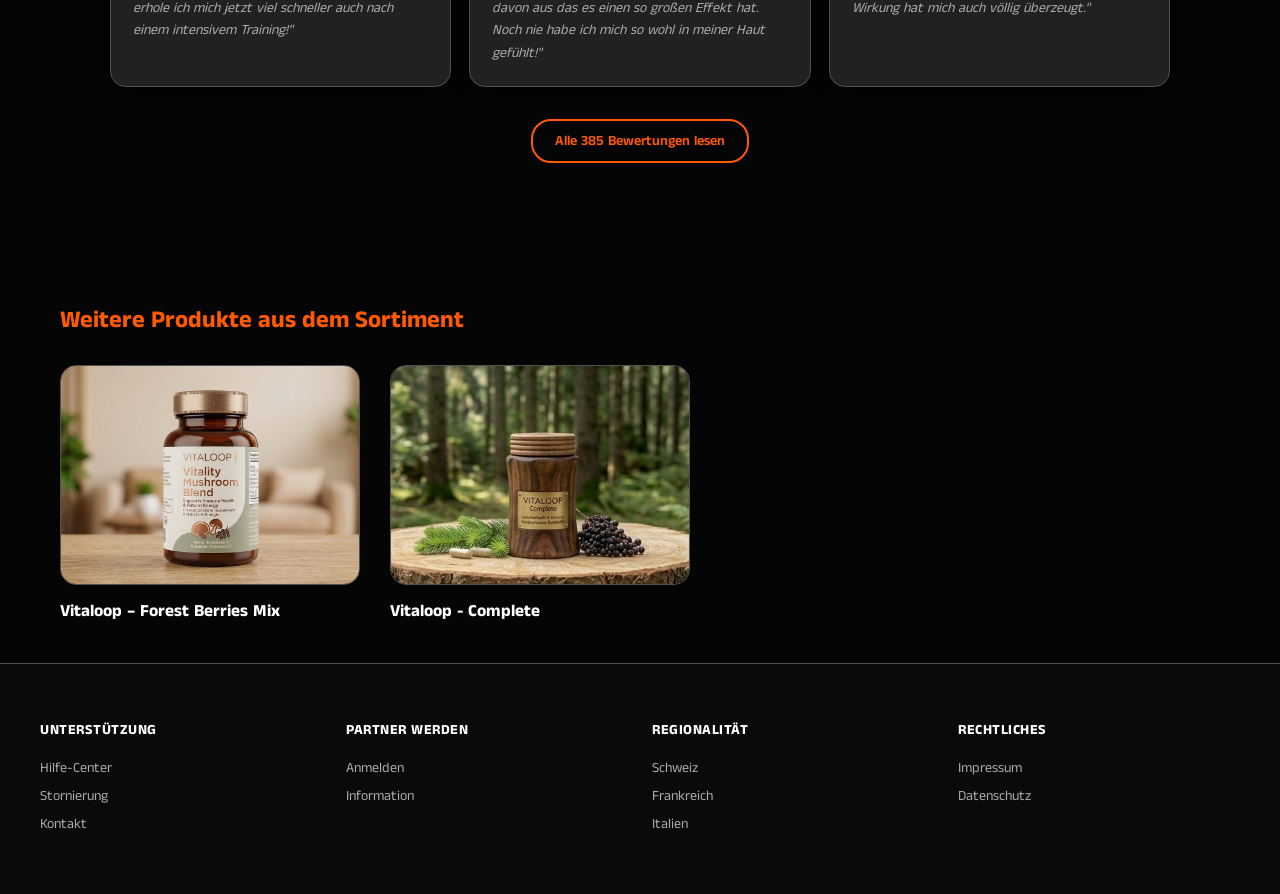
<file: athleten-komplex.html>
<!DOCTYPE html>
<html lang="de">
<head>
    <meta charset="UTF-8">
    <meta name="viewport" content="width=device-width, initial-scale=1.0">
    <title>Vitaloop</title>
    <link rel="icon" type="image/png" href="LogoSportler.png">
    <link rel="preconnect" href="https://fonts.googleapis.com">
    <link rel="preconnect" href="https://fonts.gstatic.com" crossorigin>
    <link href="https://fonts.googleapis.com/css2?family=Anek+Tamil:wght@100..800&display=swap" rel="stylesheet">
    <link rel="stylesheet" href="sportlerStyle.css">

    <style>
        /* =====================================================
           MOBILE-ONLY OPTIMIERUNGEN
           Alles unter dieser Media Query betrifft NUR Mobile.
           Am Desktop-Layout ändert sich nichts.
           ===================================================== */
        @media (max-width: 768px) {

            /* --- HEADER: fixiert, immer sichtbar --- */
            .header {
                position: fixed;
                top: 0; left: 0; right: 0;
                width: 100%;
                z-index: 3000;
                padding: 10px 16px;
                box-shadow: 0 2px 8px rgba(0,0,0,0.06);
            }
            body { padding-top: 58px; }
            .scroll-progress-container { top: 58px; }

            .brand-name { font-size: 17px; }
            .header-logo { height: 26px; }

            /* --- NAV: in Burger-Menü verschoben, nicht mehr seitlich scrollbar --- */
            .nav-search-container {
                display: none !important;
            }
            .search-btn { display: none; }

            #burger-modal .modal-content {
                max-height: 80vh;
                overflow-y: auto;
            }
            .mobile-nav-section {
                border-top: 1px solid #eee;
                margin-top: 8px;
                padding-top: 8px;
            }
            .mobile-nav-section-title {
                padding: 10px 20px 4px;
                font-size: 12px;
                font-weight: 700;
                text-transform: uppercase;
                color: #888;
            }
            .mobile-nav-section ul {
                list-style: none;
                margin: 0; padding: 0;
            }
            .mobile-nav-section ul li {
                padding: 10px 20px;
                font-size: 14px;
                color: #333;
            }
            .mobile-nav-section ul li:hover {
                background: #f4f7f5;
                color: #2d8a5d;
            }

            .right-icons { gap: 16px; }

            /* --- ACTION BAR --- */
            .action-bar-top { padding: 14px 16px 8px; }
            .product-main-title { font-size: 15px; }

            /* =====================================================
               BILDERGALERIE: Swipe-Karussell statt Grid
               ===================================================== */
            .gallery-grid {
                display: flex !important;
                overflow-x: auto;
                scroll-snap-type: x mandatory;
                -webkit-overflow-scrolling: touch;
                padding: 0;
                gap: 0;
                margin: 0;
                scrollbar-width: none;
            }
            .gallery-grid::-webkit-scrollbar { display: none; }

            .main-image-container,
            .side-images-container {
                display: contents;
            }

            .main-image-container img,
            .gallery-img-small {
                scroll-snap-align: start;
                flex: 0 0 100%;
                width: 100vw;
                height: 280px;
                object-fit: cover;
                border-radius: 0 !important;
            }

            .side-image-wrapper {
                flex: 0 0 100%;
                position: relative;
            }

            /* "Alle Fotos anzeigen" Button: fix sichtbar unten rechts */
            #show-all-photos {
                position: fixed;
                bottom: 16px;
                right: 16px;
                z-index: 50;
                background: rgba(0,0,0,0.65);
                color: white;
                border: none;
                padding: 8px 14px;
                border-radius: 20px;
                font-size: 13px;
                display: flex;
                align-items: center;
                gap: 6px;
            }

            /* Bild-Zähler-Punkte für die Galerie */
            .gallery-dots {
                display: flex;
                justify-content: center;
                gap: 6px;
                padding: 10px 0;
                background: white;
            }
            .gallery-dots .dot {
                width: 6px; height: 6px;
                border-radius: 50%;
                background: #ddd;
                transition: background 0.2s;
            }
            .gallery-dots .dot.active { background: #2d8a5d; }

            /* =====================================================
               GALERIE-VOLLBILD-MODAL: ein Bild nach dem anderen
               ===================================================== */
            .gallery-overlay {
                display: none;
                position: fixed;
                inset: 0;
                background: black;
                z-index: 8000;
            }
            .gallery-overlay.active { display: block; }

            .gallery-overlay .gallery-track {
                display: flex;
                width: 100%;
                height: 100%;
                overflow-x: auto;
                scroll-snap-type: x mandatory;
                -webkit-overflow-scrolling: touch;
            }
            .gallery-overlay .gallery-slide {
                flex: 0 0 100%;
                scroll-snap-align: center;
                display: flex;
                align-items: center;
                justify-content: center;
                height: 100%;
            }
            .gallery-overlay .gallery-slide img {
                max-width: 100%;
                max-height: 100%;
                object-fit: contain;
            }
            .gallery-overlay .gallery-arrow { display: none; }
            .gallery-overlay .close-gallery-btn {
                position: fixed;
                top: 16px; right: 16px;
                z-index: 8100;
                font-size: 32px;
            }
            .gallery-overlay .gallery-caption {
                position: fixed;
                bottom: 20px;
                left: 0; right: 0;
                text-align: center;
                color: white;
                font-size: 13px;
                z-index: 8100;
            }

            /* =====================================================
               INHALTSSTOFFE: immer 2 Karten nebeneinander
               ===================================================== */
            .ingredients-grid {
                grid-template-columns: repeat(2, 1fr) !important;
                gap: 12px;
                padding: 0 16px 16px;
            }
            .ingredient-card { height: 110px; }
            .card-front, .card-back { font-size: 13px; padding: 10px; }
            .card-back { font-size: 11px; }

            /* =====================================================
               WEITERE PRODUKTE: "mehr zum scrollen" andeuten
               ===================================================== */
            .more-products-section { padding: 0 0 0 16px; overflow: hidden; }
            .products-carousel-wrapper {
                overflow-x: auto;
                -webkit-overflow-scrolling: touch;
                padding-right: 16px;
                padding-bottom: 14px;
                scroll-snap-type: x proximity;
            }
            .product-card {
                width: 78vw;
                flex-shrink: 0;
                scroll-snap-align: start;
            }
            .product-img-box { height: 200px; }
            .carousel-indicator-box { display: none; }

            /* Allgemeine Mobile-Anpassungen für ein "App-Gefühl" */
            .booking-and-info { flex-direction: column; gap: 24px; padding: 0 16px; }
            .main-content { padding: 16px 0; }
            .booking-container { width: 100%; padding: 0; }
            .sticky-box { position: static; }
            .date-input-group { flex-direction: column; }
            .date-input-group .field-item { border-bottom: 1px solid #ebebeb; }
            .date-input-group .field-item:last-child { border-bottom: none; }

            .usp-section { grid-template-columns: 1fr; padding: 24px 16px; gap: 14px; }
            .refill-section { padding: 0 16px; margin: 28px auto; }
            .refill-row { flex-direction: column !important; text-align: center !important; gap: 10px; }
            .row-right { flex-direction: column !important; }
            .refill-img-box { width: 80px; height: 80px; margin: 0 auto; }

            .quality-guarantee-banner { padding: 32px 16px; }
            .guarantee-grid { grid-template-columns: 1fr; gap: 24px; }

            .map-section { width: 92%; }

            .reviews-section { padding: 24px 16px; }
            .reviews-grid { grid-template-columns: 1fr; gap: 14px; }

            footer {
                grid-template-columns: repeat(2, 1fr);
                padding: 30px 16px;
                gap: 24px;
            }

            .payment-methods-grid { grid-template-columns: 1fr; }
            .modal-card { padding: 20px 16px; width: 100%; max-width: 100%; margin: 0 12px; }
        }

        @media (max-width: 380px) {
            .product-title { font-size: 18px; }
            footer { grid-template-columns: 1fr; }
        }
    </style>
</head>
<body>
    <div id="top"></div>

    <div class="scroll-progress-container">
        <div class="scroll-progress-bar" id="scrollBar"></div>
    </div>

<header class="header">
    <a href="#top" style="text-decoration: none; color: inherit;">
        <div class="logo-area" id="logo-scroll" style="cursor: pointer;">
            <img src="LogoSportler.png" alt="bodybnb Logo" class="header-logo">
            <span class="brand-name">bodybnb</span>
        </div>
    </a>
    <div class="nav-search-container">
        <ul class="nav-menu">
            <li class="nav-item">
                Inhaltsstoffe
                <ul class="dropdown">
                    <li>Vitamin A</li>
                    <li>Vitamin B</li>
                    <li>Vitamin B12</li>
                    <li>Vitamin C</li>
                    <li>Vitamin D</li>
                    <li>Vitamin E</li>
                    <li>Vitamin K</li>
                </ul>
            </li>
            <li class="nav-item">
                Abomodelle
                <ul class="dropdown">
                    <li>1 Monat</li>
                    <li>3 Monate</li>
                    <li>6 Monate</li>
                    <li>12 Monate</li>
                </ul>
            </li>
            <li class="nav-item">
                Wissenschaft
                <ul class="dropdown">
                    <li>Hersteller</li>
                    <li>Information</li>
                </ul>
            </li>
        </ul>
        <button class="search-btn">
            <svg width="18" height="18" viewBox="0 0 24 24" fill="none" stroke="currentColor" stroke-width="3">
                <circle cx="11" cy="11" r="8"></circle>
                <line x1="21" y1="21" x2="16.65" y2="16.65"></line>
            </svg>
        </button>
    </div>

   <div class="right-icons">

    <div class="dropdown-wrapper">
        <span id="settings-trigger" style="cursor:pointer;">⚙️</span>
        <div id="country-modal" class="dropdown-popover">
            <div class="modal-content">
                <h4>Land auswählen</h4>
                <ul>
                    <li><a href="#">Schweiz</a></li>
                    <li><a href="#">Frankreich</a></li>
                    <li><a href="#">Italien</a></li>
                    <li><a href="#">Schweden</a></li>
                </ul>
            </div>
        </div>
    </div>

    <div class="dropdown-wrapper">
        <span id="burger-trigger" style="cursor:pointer;">☰</span>
        <div id="burger-modal" class="dropdown-popover">
            <div class="modal-content">
                <ul>
                    <li><a href="#">Registrieren</a></li>
                    <li><a href="#" class="logout-link">Ausloggen</a></li>
                </ul>

                <!-- Nur auf Mobile sichtbar: Navigation, die am Desktop oben in der Leiste steht -->
                <div class="mobile-nav-section">
                    <div class="mobile-nav-section-title">Inhaltsstoffe</div>
                    <ul>
                        <li>Vitamin A</li>
                        <li>Vitamin B</li>
                        <li>Vitamin B12</li>
                        <li>Vitamin C</li>
                        <li>Vitamin D</li>
                        <li>Vitamin E</li>
                        <li>Vitamin K</li>
                    </ul>
                </div>
                <div class="mobile-nav-section">
                    <div class="mobile-nav-section-title">Abomodelle</div>
                    <ul>
                        <li>1 Monat</li>
                        <li>3 Monate</li>
                        <li>6 Monate</li>
                        <li>12 Monate</li>
                    </ul>
                </div>
                <div class="mobile-nav-section">
                    <div class="mobile-nav-section-title">Wissenschaft</div>
                    <ul>
                        <li>Hersteller</li>
                        <li>Information</li>
                    </ul>
                </div>
            </div>
        </div>
    </div>

</div>
</header>

<div class="action-bar-top">
    <div class="product-main-title">
        Vitaloop, das Supplement für Athleten
    </div>
</div>

<!-- ========== BILDERGALERIE ========== -->
<section class="gallery-grid" id="mainGallery">
    <div class="main-image-container">
        <img src="Produkt_01.png" alt="Athleten Komplex Hauptbild" class="gallery-img-large">
    </div>
    <div class="side-images-container">
        <div class="side-image-wrapper">
            <img src="SportlerHeader_02.png" alt="Athleten Komplex Detail" class="gallery-img-small top-right">
        </div>
        <div class="side-image-wrapper">
            <img src="SportlerHeader_03.png" alt="Athleten Komplex Holzcontainer" class="gallery-img-small bottom-right">
        </div>
    </div>
</section>

<!-- Punkte-Indikator nur für Mobile-Swipe-Galerie -->
<div class="gallery-dots" id="galleryDots">
    <span class="dot active"></span>
    <span class="dot"></span>
    <span class="dot"></span>
</div>

<button id="show-all-photos">
    <span>⠿</span> Alle Fotos anzeigen
</button>

<main class="main-content">

    <div class="booking-and-info">

         <div class="product-display">
            <div class="product-header-info">
                <h1 class="product-title">VITALOOP - Athleten Komplex</h1>
                <p class="product-subtitle">Multivitaminpräparat mit Beeren-Mischung</p>
                <div class="rating-line">
                    <span class="stars">★★★★☆</span>
                    <span class="rating-text">4,00 (385Bewertungen)</span>
                </div>
                <p class="seller-info">Verkauft von <strong>StrongMindGMBH</strong></p>
                <p class="partner-since">Seit 8 Jahren bodybnb Partner</p>
            </div>
            <div class="product-description-left">
    <h3>Warum Vitaloop - Athleten Complex?</h3>
    <p class="lead-text">
        Mit unserem Athleten Komplex erhälst das Tool für höhere Leistungsfähigkeit, schnellere Regeneration und mehr Energie im Alltag. Unsere einzigartige Rezeptur kombiniert bewährte Mikronährstoffe um deinen Körper auf ein neues Level zu heben.
    </p>

    <div class="benefits-list-clean">
        <div class="benefit-row">💪 <strong>Zell-Energie:</strong> Stärkt den Körper und fördert die Bildung von Muskeln.</div>
        <div class="benefit-row">🍇 <strong>Fruchtkonzentrat:</strong> Reich an seltenen Antioxidantien für optimale Zellerneuerung.</div>
        <div class="benefit-row">🧪 <strong>Leitungsfördernde Stoffe:</strong> Hohe Energieverfügbarkeit über den gesamten Tag.</div>
    </div>

    <div class="usage-info">
        <h5>Verzehrempfehlung:</h5>
        <p>Täglich 1 Kapsel unzerkaut mit reichlich Wasser (ca. 200ml) morgens zum Frühstück einnehmen.</p>
    </div>
</div>

        </div>

       <div class="booking-container">
    <div class="booking-box sticky-box">

        <div class="price-header">
            <span class="price-label">Gesamtpreis</span>
            <h2 id="display-price">150€</h2>
        </div>

        <div class="booking-fields">
            <div class="date-input-group">
                <div class="field-item">
                    <label for="start-date">Start</label>
                    <input type="date" id="start-date" value="2026-05-13">
                </div>
                <div class="field-item">
                    <label for="end-date">Ende</label>
                    <input type="date" id="end-date" readonly>
                </div>
            </div>
            <div class="portion-selector">
                <label for="portion-select">Portionen</label>
                <select id="portion-select">
                    <option value="1" data-price="150">1 Monatsration</option>
                    <option value="2" data-price="300" selected>2 Monatsrationen</option>
                    <option value="3" data-price="450">3 Monatsrationen</option>
                    <option value="6" data-price="800">6 Monatsrationen</option>
                </select>
            </div>
        </div>

        <div class="live-ticker">
            <span class="ticker-icon">⚡</span>
            <p>Nur noch 2 Rationen für diesen Zeitraum verfügbar</p>
        </div>

        <div class="storno-info" id="storno-text">
            0€ heute. Kostenlose Stornierung bis 1 Tag vor Liefertermin
        </div>

        <button class="btn-reserve" id="btn-pay-trigger">Bezahlen</button>
        <p class="small-text">Du musst noch nichts bezahlen.</p>

        <hr class="divider">
        <div class="trust-badges">
            <div class="badge-item">
                <span class="badge-icon">🌱</span>
                <span>100% Bio & Vegan</span>
            </div>
            <div class="badge-item">
                <span class="badge-icon">📦</span>
                <span>Klimaneutraler Versand</span>
            </div>
            <div class="badge-item">
                <span class="badge-icon">🔄</span>
                <span>Jederzeit kündbar</span>
            </div>
        </div>

    </div>
</div>

    </div>

    <section class="usp-section">
        <div class="usp-card">
            <h3>Klinisch bestätigte Wirkung</h3>
            <p>Die Wirksamkeit unserer Rezeptur ist durch unabhängige klinische Studien belegt.</p>
        </div>
        <div class="usp-card">
            <h3>Gratis Premium Container</h3>
            <p>Ab einer 6-Monats-Kur schenken wir dir unseren hochwertigen Container aus Edelstahl.</p>
        </div>
        <div class="usp-card">
            <h3>Geld-zurück-Garantie</h3>
            <p>Sollten nach mehr als 4 Wochen noch keine Ergebnisse auftreten, erstatten wir dir den Kaufpreis.</p>
        </div>
    </section>

    <section>
        <div class="timeline-section-horizontal">
    <h3 class="timeline-title">Dein Vitaloop Muskelaufbau-Pfad</h3>
    <p class="timeline-subtitle">Das passiert in deinem Körper, während du das Produkt einnimmst:</p>

    <div class="timeline-scroll-wrapper">
        <div class="timeline-container-horizontal">

            <div class="timeline-item-horizontal">
                <div class="timeline-badge-horizontal">1-7</div>
                <div class="timeline-content-horizontal">
                    <h4>Phase 1: Aktivierung</h4>
                    <p>Die Mikronährstoffe füllen deine Speicher auf. Erste Anzeichen von Muskelwachtum sollten spürbar werden.</p>
                    <span class="ingredient-tag">Fruchtkonzentrat</span>
                </div>
            </div>

            <div class="timeline-item-horizontal">
                <div class="timeline-badge-horizontal">30</div>
                <div class="timeline-content-horizontal">
                    <h4>Phase 2: Regeneration</h4>
                    <p>Nach einem Monat erholst du dich merkbar schneller. Muskeln regenerieren sich schneller, Leistung steigt.</p>
                    <span class="ingredient-tag">Keratin</span>
                </div>
            </div>

            <div class="timeline-item-horizontal">
                <div class="timeline-badge-horizontal">90+</div>
                <div class="timeline-content-horizontal">
                    <h4>Phase 3: Maximale Leistung</h4>
                    <p>Dein Körper hat sein physisches Maximum erreicht. Du bist nun bereit für neue Höchstleistungen.</p>
                    <span class="ingredient-tag">Hochwertiges Protein</span>
                </div>
            </div>

        </div>
    </div>
</div>
    </section>


    <section class="refill-section">
    <h2 class="refill-main-title">Die pure Energie in einer Dose</h2>
    <p class="refill-subtitle">Unser "Keep it strong- Keep it you" Konzept macht mehr aus einer einfachen Aufbewahrung. Es wird zu einem Statement für wahre Stärke.</p>

    <div class="refill-content-container">
        <div class="refill-row row-left">
            <div class="refill-img-box"><img src="Packung_03.png" alt="Premium Container"></div>
            <div class="refill-text-box">
                <p class="js-typewriter">Premium Container handgefertigt perfekt für Zuhause und unterwegs.</p>
            </div>
        </div>

        <div class="refill-row row-right">
            <div class="refill-text-box">
                <p class="js-typewriter">Ökologisch abbaubarer bio Nachfüllbeutel aus recyceltem Material</p>
            </div>
            <div class="refill-img-box"><img src="Verpackung-01.png" alt="Ökologischer Nachfüllbeutel"></div>
        </div>

        <div class="refill-row row-left">
            <div class="refill-img-box"><img src="Kreislauf_05.png" alt="Nachhaltigkeits-Kreislauf"></div>
            <div class="refill-text-box">
                <p class="js-typewriter">Durch das Abschließen eines 3-monatigen Abonnements unterstützen Sie regionale Arbeitsplätze.</p>
            </div>
        </div>
    </div>
</section>

   <section class="ingredients-section">
    <h2 style="text-align: center; padding: 20px; font-family: system-ui, sans-serif;">Woraus besteht unser Produkt?</h2>

    <div class="ingredients-grid">

        <div class="ingredient-card" onclick="flipCard(this)">
            <div class="card-inner">
                <div class="card-front">
                    <strong>Kreatin-Monohydrat</strong>
                </div>
                <div class="card-back">
                    <p><strong>Kreatin-Monohydrat</strong><br>Erhöht die körperliche Leistung bei Schnellkrafttraining im Rahmen kurzzeitiger, intensiver körperlicher Betätigung.</p>
                </div>
            </div>
        </div>

        <div class="ingredient-card" onclick="flipCard(this)">
            <div class="card-inner">
                <div class="card-front">
                    <strong>Beta-Alanin</strong>
                </div>
                <div class="card-back">
                    <p><strong>Beta-Alanin</strong><br>Beta-Alanin erhöht den Carnosingehalt im Muskel, welcher als Säurepuffer fungiert und das typische „Brennen" sowie das Übersäuern der Muskeln (Laktatbildung) hinauszögert.</p>
                </div>
            </div>
        </div>

        <div class="ingredient-card" onclick="flipCard(this)">
            <div class="card-inner">
                <div class="card-front">
                    <strong>L-Citrullin-Malat</strong>
                </div>
                <div class="card-back">
                    <p><strong>L-Citrullin-Malat</strong><br>Es kurbelt die körpereigene Stickstoffoxid-Produktion (NO) an. Das führt zu einer verbesserten Durchblutung, wodurch Sauerstoff und Nährstoffe schneller in den Muskel gelangen.</p>
                </div>
            </div>
        </div>

        <div class="ingredient-card" onclick="flipCard(this)">
            <div class="card-inner">
                <div class="card-front">
                    <strong>BCAAs</strong>
                </div>
                <div class="card-back">
                    <p><strong>BCAAs (Branched-Chain Amino Acids)</strong><br>Direkt in der Muskulatur stoffwechselwirksame Aminosäuren, die als Muskelschutz (Anti-Katabolismus) während harter Trainingseinheiten dienen.</p>
                </div>
            </div>
        </div>

        <div class="ingredient-card" onclick="flipCard(this)">
            <div class="card-inner">
                <div class="card-front">
                    <strong>Coffein</strong>
                </div>
                <div class="card-back">
                    <p><strong>Coffein</strong><br>Coffein blockiert die Adenosinrezeptoren im Gehirn, steigert die Konzentration und kann die Ausdauerleistung nachweislich verbessern.</p>
                </div>
            </div>
        </div>

        <div class="ingredient-card" onclick="flipCard(this)">
            <div class="card-inner">
                <div class="card-front">
                    <strong>L-Glutamin</strong>
                </div>
                <div class="card-back">
                    <p><strong>L-Glutamin</strong><br>Es unterstützt die Muskelregeneration, verkürzt die Erholungszeiten und stärkt gleichzeitig das beanspruchte Immunsystem.</p>
                </div>
            </div>
        </div>

        <div class="ingredient-card" onclick="flipCard(this)">
            <div class="card-inner">
                <div class="card-front">
                    <strong>Sauerkirsch-Extrakt</strong>
                </div>
                <div class="card-back">
                    <p><strong>Sauerkirsch-Extrakt (Montmorency)</strong><br>Reich an sekundären Pflanzenstoffen  mit antioxidativer Wirkung. Es kann den Muskelkater signifikant verringern und die Regeneration beschleunigen.</p>
                </div>
            </div>
        </div>

        <div class="ingredient-card" onclick="flipCard(this)">
            <div class="card-inner">
                <div class="card-front">
                    <strong>Elektrolyt-Komplex</strong>
                </div>
                <div class="card-back">
                    <p><strong>Elektrolyt-Komplex (Magnesium, Kalium, Natrium)</strong><br> Komplex gleicht Mikronährstoffverluste durch starkes Schwitzen aus, verhindert Muskelkrämpfe und hält die Leistungsfähigkeit aufrecht.</p>
                </div>
            </div>
        </div>

    </div>

</section>

    <div class="quality-guarantee-banner">
    <div class="guarantee-container">
        <h3 class="guarantee-title">Sicherheit & Reinheit ohne Kompromisse</h3>
        <p class="guarantee-subtitle">Deine Gesundheit verdient die höchsten Standards. Dafür stehen wir ein:</p>

        <div class="guarantee-grid">
            <div class="guarantee-item">
                <div class="guarantee-icon-wrapper">
                    <span class="guarantee-emoji">🔬</span>
                </div>
                <h4>100% Laborgeprüft</h4>
                <p>Jede einzelne Charge wird von unabhängigen, zertifizierten deutschen Laboren strengstens auf Reinheit, Schwermetalle und Pestizide kontrolliert.</p>
            </div>

            <div class="guarantee-item">
                <div class="guarantee-icon-wrapper">
                    <span class="guarantee-emoji">🛡️</span>
                </div>
                <h4>Frei von Zusätzen</h4>
                <p>Du erhältst pure Wirkstoffe. Garantiert ohne Magnesiumstearat, künstliche Aromen, Konservierungsstoffe, Zucker oder Gentechnik (Non-GMO).</p>
            </div>

            <div class="guarantee-item">
                <div class="guarantee-icon-wrapper">
                    <span class="guarantee-emoji">🇩🇪</span>
                </div>
                <h4>Hergestellt in Deutschland</h4>
                <p>Unsere Produktion erfolgt ausschließlich in streng geprüften Anlagen in Deutschland unter Einhaltung höchster HACCP- und GMP-Qualitätsstandards.</p>
            </div>
        </div>
    </div>
</div>

    <section class="origin-section">
        <h2>Hier wird unser Produkt hergestellt</h2>
        <p>Region: Todtnau / Feldberg (Schwarzwald)</p>
    </section>

    <section class="map-section">
        <div class="map-responsive">
            <iframe
                src="https://www.google.com/maps/embed?pb=!1m18!1m12!1m3!1d42878.07727181048!2d7.915570530189726!3d47.83226955074256!2m3!1f0!2f0!3f0!3m2!1i1024!2i768!4f13.1!3m3!1m2!1s0x4790f199320e6a8d%3A0x422d398939b9770!2s79674%20Todtnau!5e0!3m2!1sde!2sde!4v1700000000000!5m2!1sde!2sde"
                width="600" height="450" style="border:0;"
                allowfullscreen="" loading="lazy"
                referrerpolicy="no-referrer-when-downgrade">
            </iframe>
        </div>
    </section>

   <div class="reviews-section">
    <div class="reviews-header">
        <h2>Das sagen unsere Kunden</h2>
        <p>Echte Erfahrungen von Menschen, die für ihren Sport brennen.</p>
    </div>

    <div class="reviews-grid">

        <div class="review-card">
            <div class="review-card-header">
                <div class="user-avatar">MS</div>
                <div class="user-info">
                    <span class="user-name">Max S.</span>
                    <span class="verified-buyer">✓ Verifizierter Käufer</span>
                </div>
                <div class="review-stars">★★★★★</div>
            </div>
            <p class="review-text">"Seit ich den Atlethen-Komplex nehme, habe ich es geschafft 50kg mehr zu heben. Zusätzlich erhole ich mich jetzt viel schneller auch nach einem intensivem Training!"</p>
        </div>

        <div class="review-card">
            <div class="review-card-header">
                <div class="user-avatar">AU</div>
                <div class="user-info">
                    <span class="user-name">Anna U.</span>
                    <span class="verified-buyer">✓ Verifizierter Käufer</span>
                </div>
                <div class="review-stars">★★★★★</div>
            </div>
            <p class="review-text">"Ich habe es wegen einer Freundin gekauft, da ich endlich Sport durchziehen wollte. Ich ging nicht davon aus das es einen so großen Effekt hat. Noch nie habe ich mich so wohl in meiner Haut gefühlt!"</p>
        </div>

        <div class="review-card">
            <div class="review-card-header">
                <div class="user-avatar">TK</div>
                <div class="user-info">
                    <span class="user-name">Tim K.</span>
                    <span class="verified-buyer">✓ Verifizierter Käufer</span>
                </div>
                <div class="review-stars">★★★★☆</div>
            </div>
            <p class="review-text">"Mir gefällt das es nicht so schmeckt wie die meisten Nahrungsergänzungsmittel und die Wirkung hat mich auch völlig überzeugt."</p>
        </div>

    </div>

    <div class="reviews-footer">
        <a href="#" class="btn-all-reviews">Alle 385 Bewertungen lesen</a>
    </div>
</div>

</main>

<section class="more-products-section">
    <h2 class="more-products-title">Weitere Produkte aus dem Sortiment</h2>
    <div class="products-carousel-wrapper">

        <a href="forest-berries.html" class="product-card-link">
            <div class="product-card">
                <div class="product-img-box"><img src="Produkt_03.png" alt="Vitaloop - Forest Berries Mix"></div>
                <h3 class="product-card-title">Vitaloop – Forest Berries Mix</h3>
            </div>
        </a>

        <a href="index.html" class="product-card-link">
            <div class="product-card">
                <div class="product-img-box"><img src="HeaderBild1.0.png" alt="Vitaloop - Complete"></div>
                <h3 class="product-card-title">Vitaloop - Complete</h3>
            </div>
        </a>

        <div class="carousel-indicator-box">
            <div class="loading-circle-indicator"></div>
        </div>
    </div>
</section>

<footer>
    <div>
        <h4>Unterstützung</h4>
        <ul>
            <li>Hilfe-Center</li>
            <li>Stornierung</li>
            <li>Kontakt</li>
        </ul>
    </div>
    <div>
        <h4>Partner werden</h4>
        <ul>
            <li>Anmelden</li>
            <li>Information</li>
        </ul>
    </div>
    <div>
        <h4>Regionalität</h4>
        <ul>
            <li>Schweiz</li>
            <li>Frankreich</li>
            <li>Italien</li>
        </ul>
    </div>
    <div>
        <h4>Rechtliches</h4>
        <ul>
            <li>Impressum</li>
            <li>Datenschutz</li>
        </ul>
    </div>
</footer>

<!-- ========== GALERIE-VOLLBILD-MODAL ========== -->
<div id="galleryModal" class="gallery-overlay">
    <button class="close-gallery-btn" id="closeGallery">&times;</button>
    <button class="gallery-arrow arrow-left" id="prevImage">&#10094;</button>

    <div class="gallery-track" id="galleryTrack">
        <div class="gallery-slide"><img src="Produkt_01.png" alt="Athleten Komplex Hauptbild"></div>
        <div class="gallery-slide"><img src="SportlerHeader_02.png" alt="Athleten Komplex Detail"></div>
        <div class="gallery-slide"><img src="SportlerHeader_03.png" alt="Athleten Komplex Holzcontainer"></div>
    </div>
    <div id="galleryCaption" class="gallery-caption">Ansicht 1 von 3</div>

    <button class="gallery-arrow arrow-right" id="nextImage">&#10095;</button>
</div>

<script>
    function flipCard(cardElement) {
        if (cardElement) {
            cardElement.classList.toggle('flipped');
        }
    }

    // ===========================================
    // MOBILE BILDERGALERIE: Punkte synchron zum Swipe
    // ===========================================
    const mainGallery = document.getElementById('mainGallery');
    const galleryDots = document.getElementById('galleryDots');

    if (mainGallery && galleryDots) {
        mainGallery.addEventListener('scroll', () => {
            const index = Math.round(mainGallery.scrollLeft / mainGallery.clientWidth);
            galleryDots.querySelectorAll('.dot').forEach((dot, i) => {
                dot.classList.toggle('active', i === index);
            });
        });
    }

    // ===========================================
    // GALERIE VOLLBILD-MODAL (ein Bild nach dem anderen, swipebar)
    // ===========================================
    const showAllBtn = document.getElementById('show-all-photos');
    const galleryModal = document.getElementById('galleryModal');
    const galleryTrack = document.getElementById('galleryTrack');
    const galleryCaption = document.getElementById('galleryCaption');
    const closeGalleryBtn = document.getElementById('closeGallery');
    const prevImageBtn = document.getElementById('prevImage');
    const nextImageBtn = document.getElementById('nextImage');
    const totalSlides = galleryTrack ? galleryTrack.children.length : 0;

    function updateCaption() {
        if (!galleryTrack || !galleryCaption) return;
        const index = Math.round(galleryTrack.scrollLeft / galleryTrack.clientWidth);
        galleryCaption.innerText = `Ansicht ${index + 1} von ${totalSlides}`;
    }

    showAllBtn?.addEventListener('click', () => {
        galleryModal.classList.add('active');
        galleryModal.style.display = 'block';
        galleryTrack.scrollLeft = 0;
        updateCaption();
    });

    closeGalleryBtn?.addEventListener('click', () => {
        galleryModal.classList.remove('active');
        galleryModal.style.display = 'none';
    });

    galleryTrack?.addEventListener('scroll', updateCaption);

    prevImageBtn?.addEventListener('click', () => {
        galleryTrack.scrollBy({ left: -galleryTrack.clientWidth, behavior: 'smooth' });
    });
    nextImageBtn?.addEventListener('click', () => {
        galleryTrack.scrollBy({ left: galleryTrack.clientWidth, behavior: 'smooth' });
    });
</script>

<div id="paymentModal" class="modal-overlay">
    <div class="modal-card">
        <button class="close-modal-btn" id="closeModal">&times;</button>
        <h3>Deine Bestellung</h3>
        <p class="modal-subtitle">Zusammenfassung deines BodyBnB Abos</p>

        <div class="modal-summary-box">
            <div class="summary-item"><strong>Produkt:</strong> <span>Vitaloop - Athleten Komplex</span></div>
            <div class="summary-item"><strong>Start-Datum:</strong> <span id="modal-start-date">-</span></div>
            <div class="summary-item"><strong>End-Datum:</strong> <span id="modal-end-date">-</span></div>
            <hr>
            <div class="summary-item total-row"><strong>Gesamtbetrag:</strong> <span id="modal-total-price">-</span></div>
        </div>

        <h4>Zahlungsmethode auswählen:</h4>
        <div class="payment-methods-grid">
            <label class="method-tile">
                <input type="radio" name="payment-method" value="paypal" checked>
                <span class="method-name">PayPal</span>
            </label>
            <label class="method-tile">
                <input type="radio" name="payment-method" value="credit-card">
                <span class="method-name">Kreditkarte</span>
            </label>
            <label class="method-tile">
                <input type="radio" name="payment-method" value="sepa">
                <span class="method-name">SEPA-Lastschrift</span>
            </label>
        </div>

        <button class="btn-confirm-final">Jetzt zahlungspflichtig bestellen</button>
    </div>
</div>
<script src="script.js"></script>
</body>
</html>
</file>
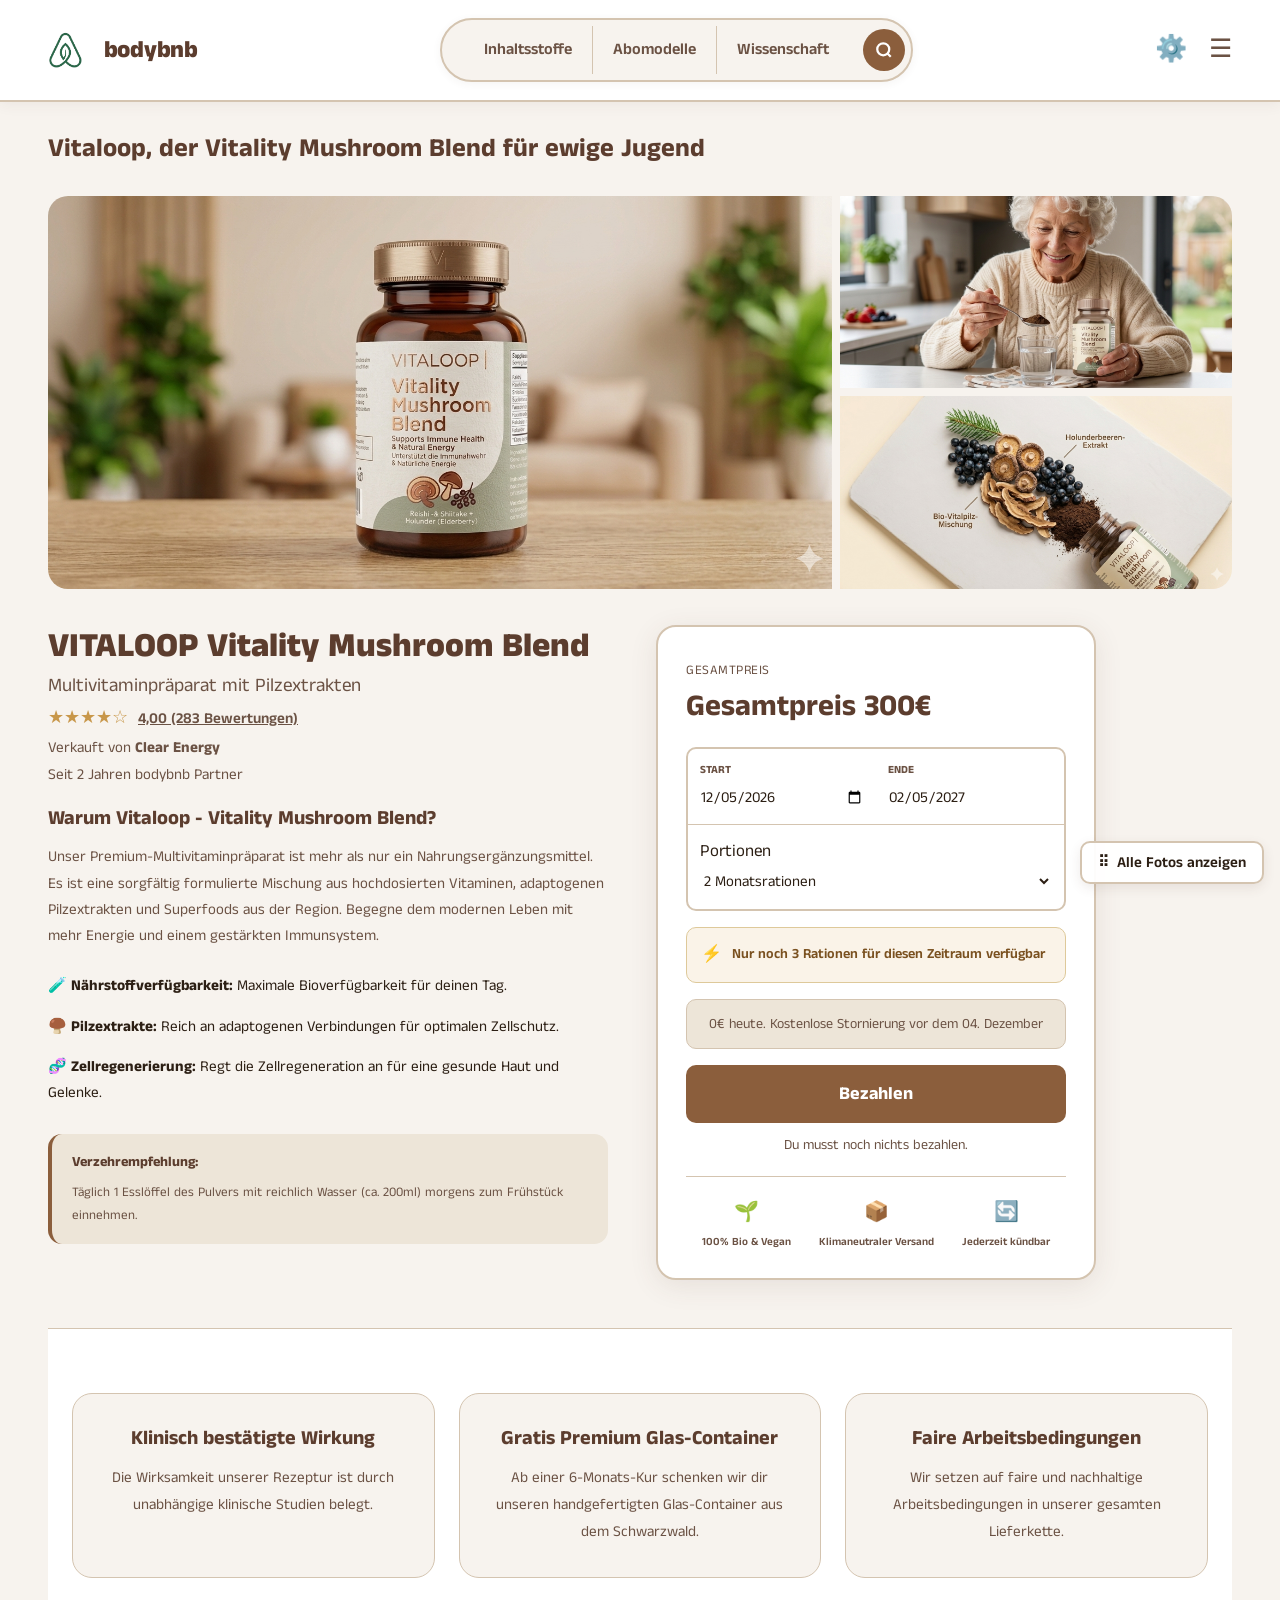
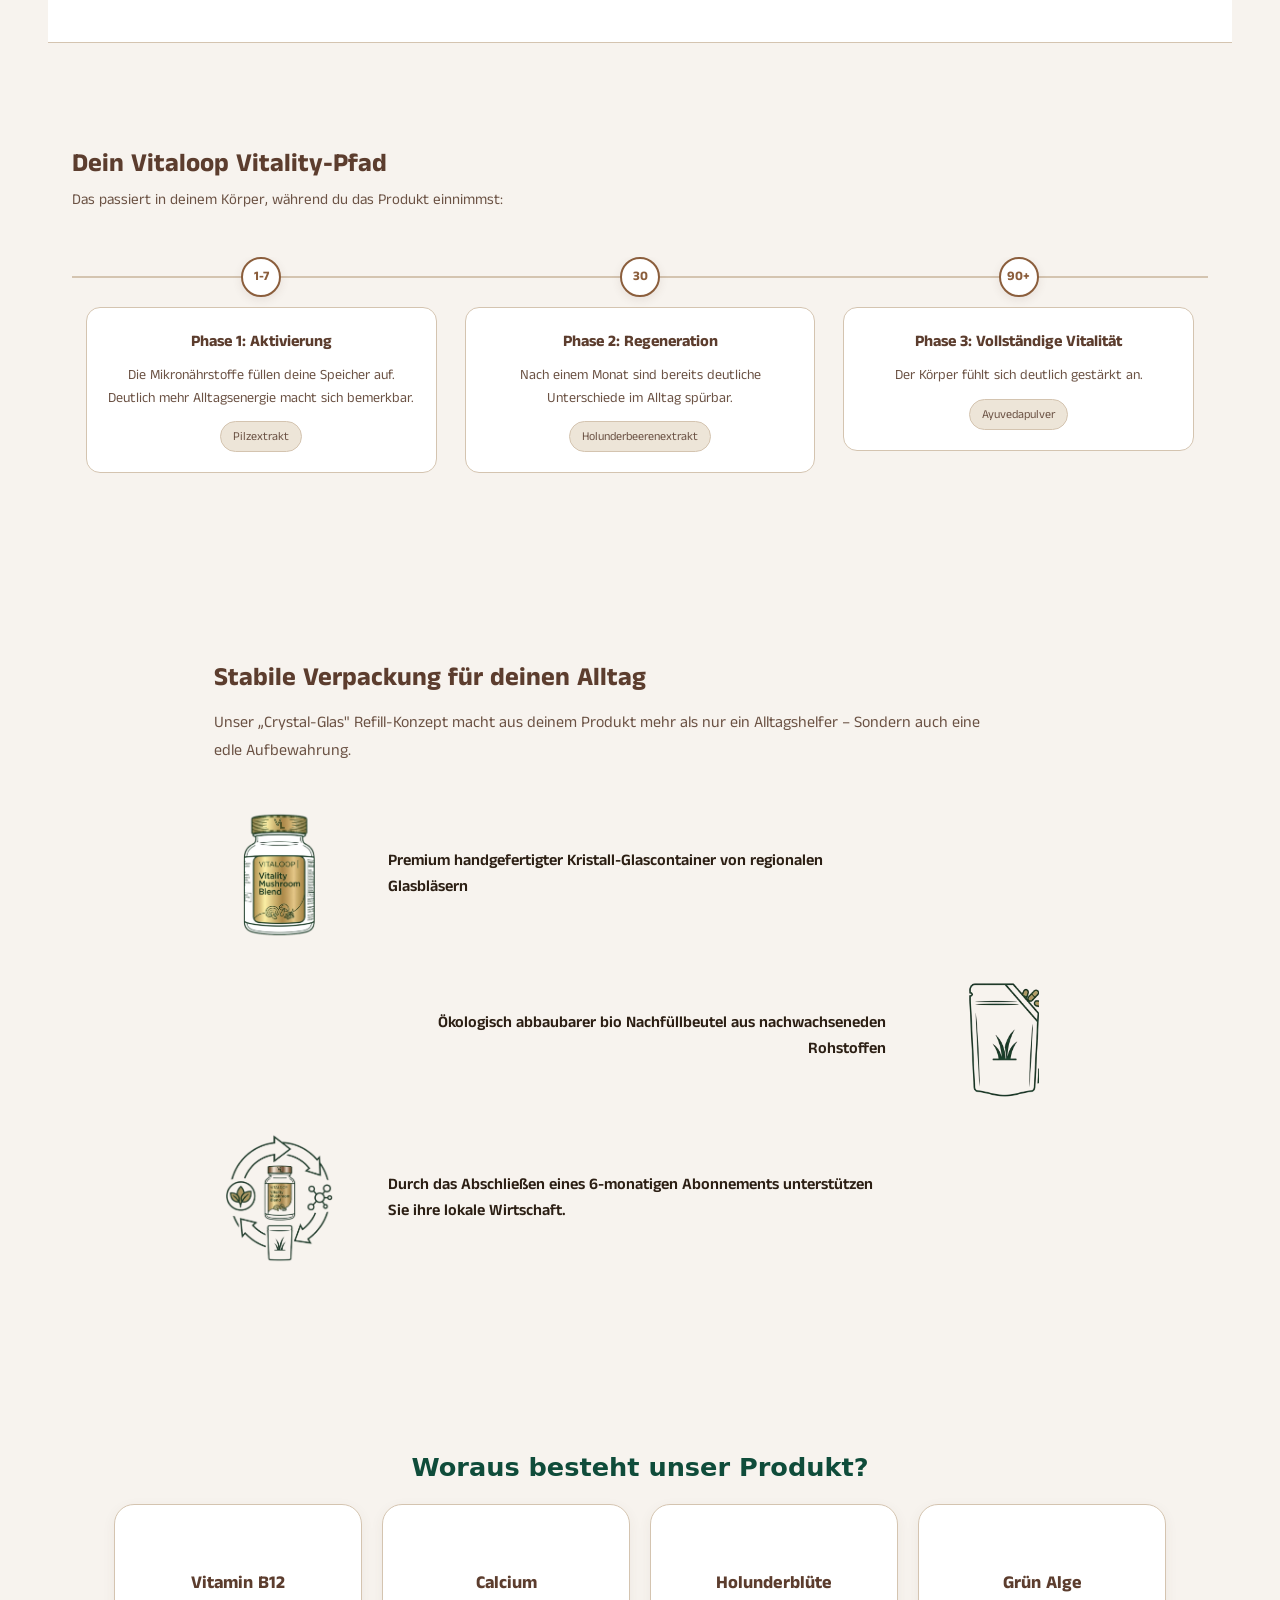
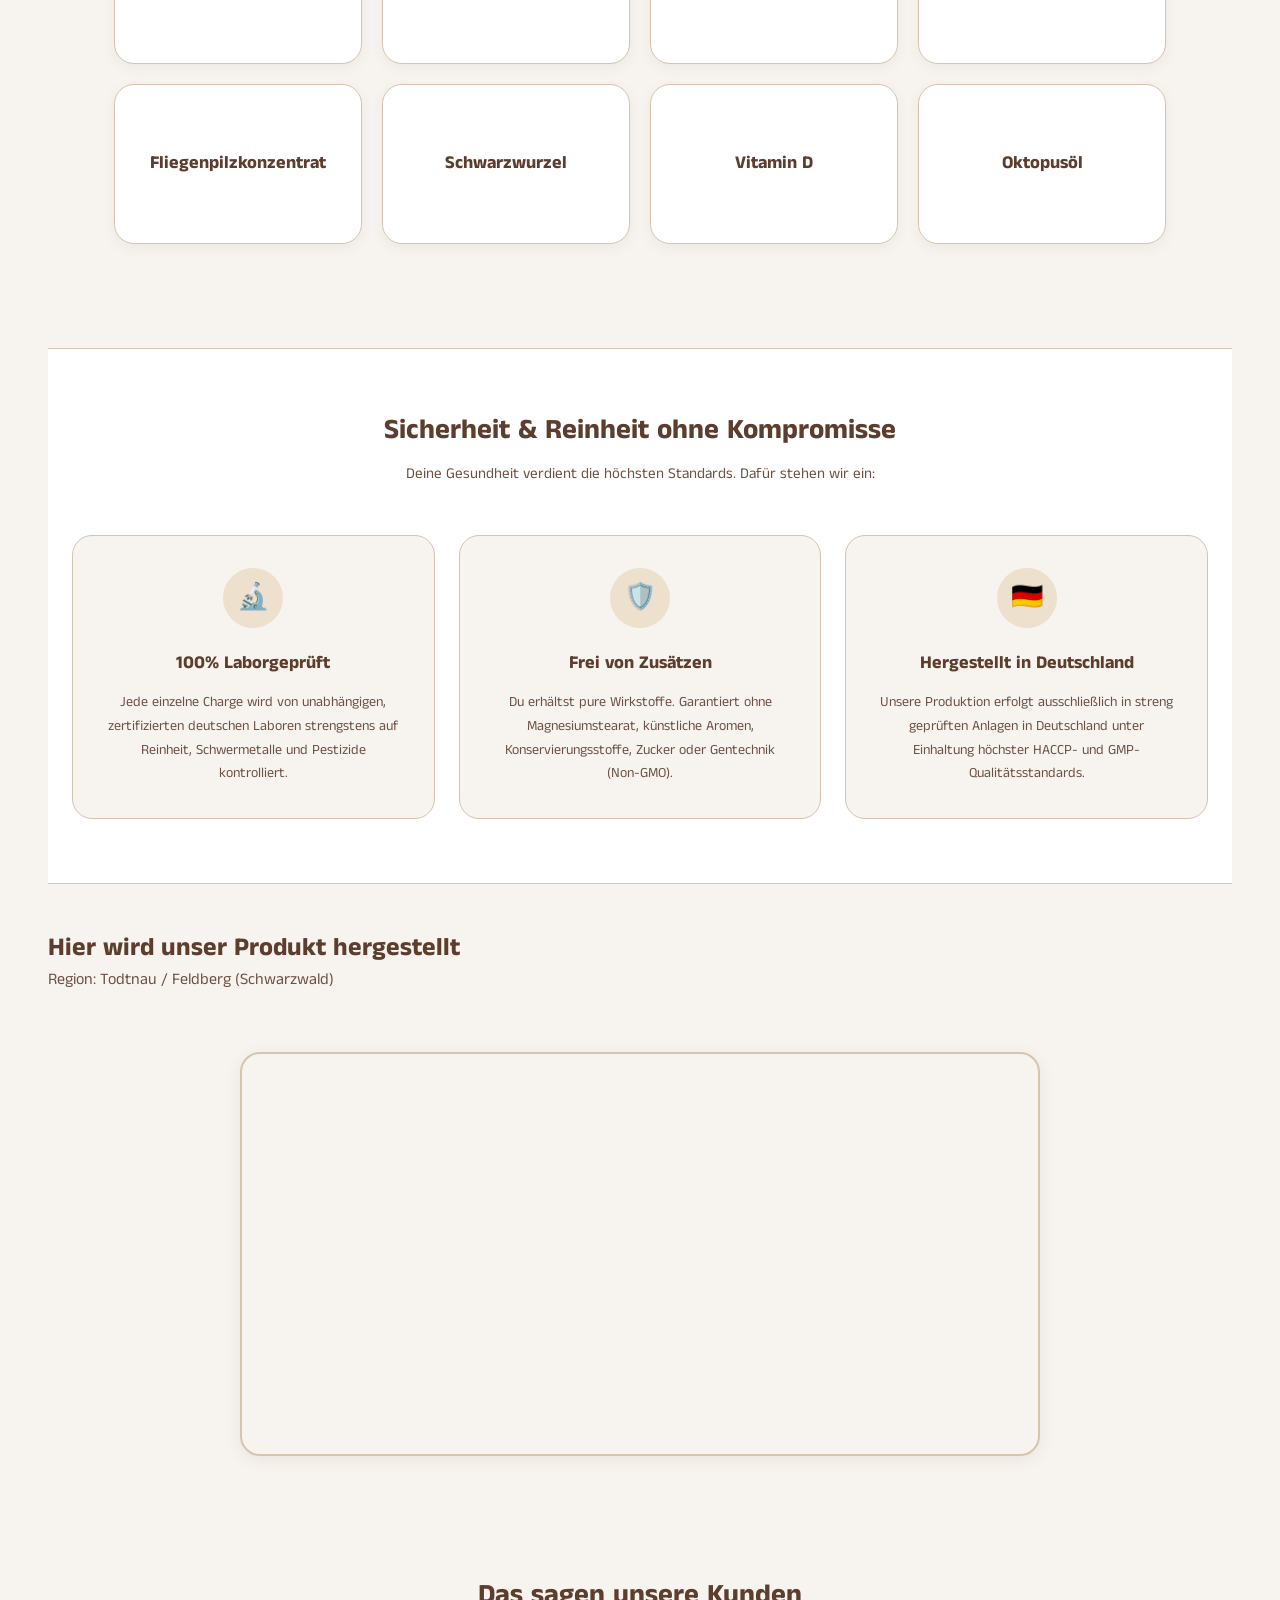
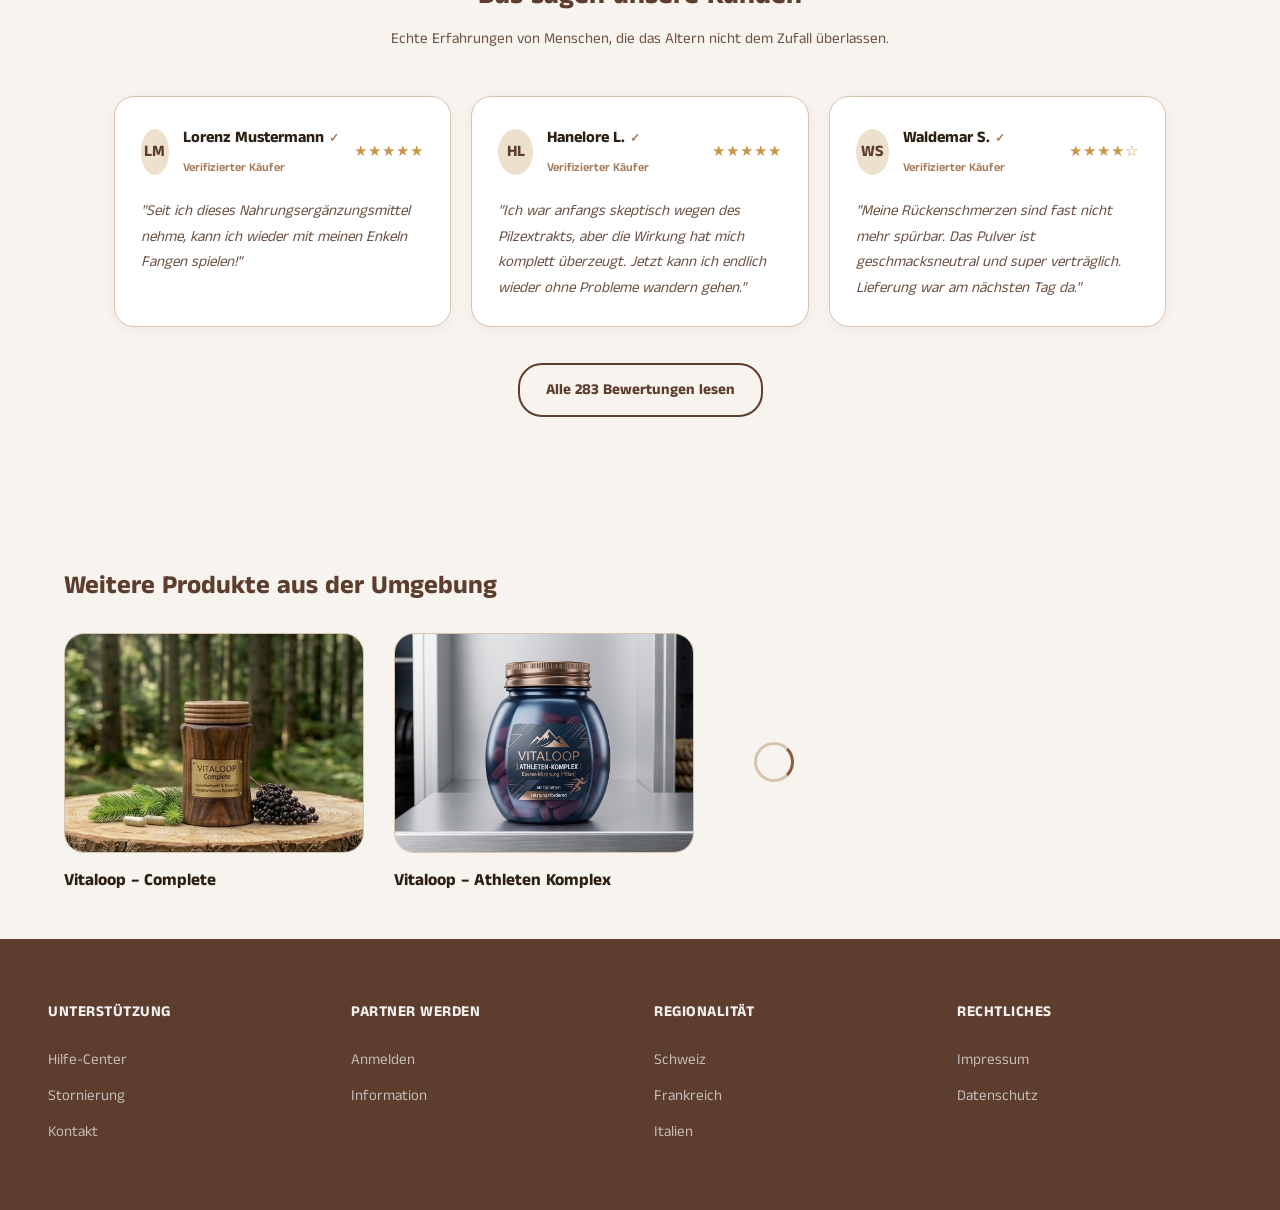
<file: forest-berries.html>
<!DOCTYPE html>
<html lang="de">
<head>
    <meta charset="UTF-8">
    <meta name="viewport" content="width=device-width, initial-scale=1.0">
    <title>Vitaloop</title>
    <link rel="icon" type="image/png" href="LogoRentner.png">
    <link rel="preconnect" href="https://fonts.googleapis.com">
    <link rel="preconnect" href="https://fonts.gstatic.com" crossorigin>
    <link href="https://fonts.googleapis.com/css2?family=Anek+Tamil:wght@100..800&display=swap" rel="stylesheet">
    <link rel="stylesheet" href="RentnerStyle.css">

    <style>
        /* =====================================================
           MOBILE-ONLY OPTIMIERUNGEN
           Alles unter dieser Media Query betrifft NUR Mobile.
           Am Desktop-Layout ändert sich nichts.
           ===================================================== */
        @media (max-width: 768px) {

            /* --- HEADER: fixiert, immer sichtbar --- */
            .header {
                position: fixed;
                top: 0; left: 0; right: 0;
                width: 100%;
                z-index: 3000;
                padding: 10px 16px;
                box-shadow: 0 2px 8px rgba(0,0,0,0.06);
            }
            body { padding-top: 58px; }
            .scroll-progress-container { top: 58px; }

            .brand-name { font-size: 17px; }
            .header-logo { height: 26px; }

            /* --- NAV: in Burger-Menü verschoben, nicht mehr seitlich scrollbar --- */
            .nav-search-container {
                display: none !important;
            }
            .search-btn { display: none; }

            #burger-modal .modal-content {
                max-height: 80vh;
                overflow-y: auto;
            }
            .mobile-nav-section {
                border-top: 1px solid #eee;
                margin-top: 8px;
                padding-top: 8px;
            }
            .mobile-nav-section-title {
                padding: 10px 20px 4px;
                font-size: 12px;
                font-weight: 700;
                text-transform: uppercase;
                color: #888;
            }
            .mobile-nav-section ul {
                list-style: none;
                margin: 0; padding: 0;
            }
            .mobile-nav-section ul li {
                padding: 10px 20px;
                font-size: 14px;
                color: #333;
            }
            .mobile-nav-section ul li:hover {
                background: #f4f7f5;
                color: #2d8a5d;
            }

            .right-icons { gap: 16px; }

            /* --- ACTION BAR --- */
            .action-bar-top { padding: 14px 16px 8px; }
            .product-main-title { font-size: 15px; }

            /* =====================================================
               BILDERGALERIE: Swipe-Karussell statt Grid
               ===================================================== */
            .gallery-grid {
                display: flex !important;
                overflow-x: auto;
                scroll-snap-type: x mandatory;
                -webkit-overflow-scrolling: touch;
                padding: 0;
                gap: 0;
                margin: 0;
                scrollbar-width: none;
            }
            .gallery-grid::-webkit-scrollbar { display: none; }

            .main-image-container,
            .side-images-container {
                display: contents;
            }

            .main-image-container img,
            .gallery-img-small {
                scroll-snap-align: start;
                flex: 0 0 100%;
                width: 100vw;
                height: 280px;
                object-fit: cover;
                border-radius: 0 !important;
            }

            .side-image-wrapper {
                flex: 0 0 100%;
                position: relative;
            }

            /* "Alle Fotos anzeigen" Button: fix sichtbar unten rechts */
            #show-all-photos {
                position: fixed;
                bottom: 16px;
                right: 16px;
                z-index: 50;
                background: rgba(0,0,0,0.65);
                color: white;
                border: none;
                padding: 8px 14px;
                border-radius: 20px;
                font-size: 13px;
                display: flex;
                align-items: center;
                gap: 6px;
            }

            /* Bild-Zähler-Punkte für die Galerie */
            .gallery-dots {
                display: flex;
                justify-content: center;
                gap: 6px;
                padding: 10px 0;
                background: white;
            }
            .gallery-dots .dot {
                width: 6px; height: 6px;
                border-radius: 50%;
                background: #ddd;
                transition: background 0.2s;
            }
            .gallery-dots .dot.active { background: #2d8a5d; }

            /* =====================================================
               GALERIE-VOLLBILD-MODAL: ein Bild nach dem anderen
               ===================================================== */
            .gallery-overlay {
                display: none;
                position: fixed;
                inset: 0;
                background: black;
                z-index: 8000;
            }
            .gallery-overlay.active { display: block; }

            .gallery-overlay .gallery-track {
                display: flex;
                width: 100%;
                height: 100%;
                overflow-x: auto;
                scroll-snap-type: x mandatory;
                -webkit-overflow-scrolling: touch;
            }
            .gallery-overlay .gallery-slide {
                flex: 0 0 100%;
                scroll-snap-align: center;
                display: flex;
                align-items: center;
                justify-content: center;
                height: 100%;
            }
            .gallery-overlay .gallery-slide img {
                max-width: 100%;
                max-height: 100%;
                object-fit: contain;
            }
            .gallery-overlay .gallery-arrow { display: none; }
            .gallery-overlay .close-gallery-btn {
                position: fixed;
                top: 16px; right: 16px;
                z-index: 8100;
                font-size: 32px;
            }
            .gallery-overlay .gallery-caption {
                position: fixed;
                bottom: 20px;
                left: 0; right: 0;
                text-align: center;
                color: white;
                font-size: 13px;
                z-index: 8100;
            }

            /* =====================================================
               INHALTSSTOFFE: immer 2 Karten nebeneinander
               ===================================================== */
            .ingredients-grid {
                grid-template-columns: repeat(2, 1fr) !important;
                gap: 12px;
                padding: 0 16px 16px;
            }
            .ingredient-card { height: 110px; }
            .card-front, .card-back { font-size: 13px; padding: 10px; }
            .card-back { font-size: 11px; }

            /* =====================================================
               WEITERE PRODUKTE: "mehr zum scrollen" andeuten
               ===================================================== */
            .more-products-section { padding: 0 0 0 16px; overflow: hidden; }
            .products-carousel-wrapper {
                overflow-x: auto;
                -webkit-overflow-scrolling: touch;
                padding-right: 16px;
                padding-bottom: 14px;
                scroll-snap-type: x proximity;
            }
            .product-card {
                width: 78vw;
                flex-shrink: 0;
                scroll-snap-align: start;
            }
            .product-img-box { height: 200px; }
            .carousel-indicator-box { display: none; }

            /* Allgemeine Mobile-Anpassungen für ein "App-Gefühl" */
            .booking-and-info { flex-direction: column; gap: 24px; padding: 0 16px; }
            .main-content { padding: 16px 0; }
            .booking-container { width: 100%; padding: 0; }
            .sticky-box { position: static; }
            .date-input-group { flex-direction: column; }
            .date-input-group .field-item { border-bottom: 1px solid #ebebeb; }
            .date-input-group .field-item:last-child { border-bottom: none; }

            .usp-section { grid-template-columns: 1fr; padding: 24px 16px; gap: 14px; }
            .refill-section { padding: 0 16px; margin: 28px auto; }
            .refill-row { flex-direction: column !important; text-align: center !important; gap: 10px; }
            .row-right { flex-direction: column !important; }
            .refill-img-box { width: 80px; height: 80px; margin: 0 auto; }

            .quality-guarantee-banner { padding: 32px 16px; }
            .guarantee-grid { grid-template-columns: 1fr; gap: 24px; }

            .map-section { width: 92%; }

            .reviews-section { padding: 24px 16px; }
            .reviews-grid { grid-template-columns: 1fr; gap: 14px; }

            footer {
                grid-template-columns: repeat(2, 1fr);
                padding: 30px 16px;
                gap: 24px;
            }

            .payment-methods-grid { grid-template-columns: 1fr; }
            .modal-card { padding: 20px 16px; width: 100%; max-width: 100%; margin: 0 12px; }
        }

        @media (max-width: 380px) {
            .product-title { font-size: 18px; }
            footer { grid-template-columns: 1fr; }
        }
    </style>
</head>
<body>
    <div id="top"></div>

    <div class="scroll-progress-container">
        <div class="scroll-progress-bar" id="scrollBar"></div>
    </div>

<header class="header">
    <a href="#top" style="text-decoration: none; color: inherit;">
        <div class="logo-area" id="logo-scroll" style="cursor: pointer;">
            <img src="LogoRentner.png" alt="bodybnb Logo" class="header-logo">
            <span class="brand-name">bodybnb</span>
        </div>
    </a>
    <div class="nav-search-container">
        <ul class="nav-menu">
            <li class="nav-item">
                Inhaltsstoffe
                <ul class="dropdown">
                    <li>Vitamin A</li>
                    <li>Vitamin B</li>
                    <li>Vitamin B12</li>
                    <li>Vitamin C</li>
                    <li>Vitamin D</li>
                    <li>Vitamin E</li>
                    <li>Vitamin K</li>
                </ul>
            </li>
            <li class="nav-item">
                Abomodelle
                <ul class="dropdown">
                    <li>1 Monat</li>
                    <li>3 Monate</li>
                    <li>6 Monate</li>
                    <li>12 Monate</li>
                </ul>
            </li>
            <li class="nav-item">
                Wissenschaft
                <ul class="dropdown">
                    <li>Hersteller</li>
                    <li>Information</li>
                </ul>
            </li>
        </ul>
        <button class="search-btn">
            <svg width="18" height="18" viewBox="0 0 24 24" fill="none" stroke="currentColor" stroke-width="3">
                <circle cx="11" cy="11" r="8"></circle>
                <line x1="21" y1="21" x2="16.65" y2="16.65"></line>
            </svg>
        </button>
    </div>

   <div class="right-icons">

    <div class="dropdown-wrapper">
        <span id="settings-trigger" style="cursor:pointer;">⚙️</span>
        <div id="country-modal" class="dropdown-popover">
            <div class="modal-content">
                <h4>Land auswählen</h4>
                <ul>
                    <li><a href="#">Schweiz</a></li>
                    <li><a href="#">Frankreich</a></li>
                    <li><a href="#">Italien</a></li>
                    <li><a href="#">Schweden</a></li>
                </ul>
            </div>
        </div>
    </div>

    <div class="dropdown-wrapper">
        <span id="burger-trigger" style="cursor:pointer;">☰</span>
        <div id="burger-modal" class="dropdown-popover">
            <div class="modal-content">
                <ul>
                    <li><a href="#">Registrieren</a></li>
                    <li><a href="#" class="logout-link">Ausloggen</a></li>
                </ul>

                <!-- Nur auf Mobile sichtbar: Navigation, die am Desktop oben in der Leiste steht -->
                <div class="mobile-nav-section">
                    <div class="mobile-nav-section-title">Inhaltsstoffe</div>
                    <ul>
                        <li>Vitamin A</li>
                        <li>Vitamin B</li>
                        <li>Vitamin B12</li>
                        <li>Vitamin C</li>
                        <li>Vitamin D</li>
                        <li>Vitamin E</li>
                        <li>Vitamin K</li>
                    </ul>
                </div>
                <div class="mobile-nav-section">
                    <div class="mobile-nav-section-title">Abomodelle</div>
                    <ul>
                        <li>1 Monat</li>
                        <li>3 Monate</li>
                        <li>6 Monate</li>
                        <li>12 Monate</li>
                    </ul>
                </div>
                <div class="mobile-nav-section">
                    <div class="mobile-nav-section-title">Wissenschaft</div>
                    <ul>
                        <li>Hersteller</li>
                        <li>Information</li>
                    </ul>
                </div>
            </div>
        </div>
    </div>

</div>
</header>

<div class="action-bar-top">
    <div class="product-main-title">
        Vitaloop, der Vitality Mushroom Blend für ewige Jugend
    </div>
</div>

<!-- ========== BILDERGALERIE ========== -->
<section class="gallery-grid" id="mainGallery">
    <div class="main-image-container">
        <img src="Produkt_03.png" alt="ForestBerries Hauptbild" class="gallery-img-large">
    </div>
    <div class="side-images-container">
        <div class="side-image-wrapper">
            <img src="SeniorHeader_02.png" alt="ForestBerries" class="gallery-img-small top-right">
        </div>
        <div class="side-image-wrapper">
            <img src="SeniorHeader_04.png" alt="ForestBerries Produktdetails" class="gallery-img-small bottom-right">
        </div>
    </div>
</section>

<!-- Punkte-Indikator nur für Mobile-Swipe-Galerie -->
<div class="gallery-dots" id="galleryDots">
    <span class="dot active"></span>
    <span class="dot"></span>
    <span class="dot"></span>
</div>

<button id="show-all-photos">
    <span>⠿</span> Alle Fotos anzeigen
</button>

<main class="main-content">

    <div class="booking-and-info">

         <div class="product-display">
            <div class="product-header-info">
                <h1 class="product-title">VITALOOP Vitality Mushroom Blend</h1>
                <p class="product-subtitle">Multivitaminpräparat mit Pilzextrakten</p>
                <div class="rating-line">
                    <span class="stars">★★★★☆</span>
                    <span class="rating-text">4,00 (283 Bewertungen)</span>
                </div>
                <p class="seller-info">Verkauft von <strong>Clear Energy</strong></p>
                <p class="partner-since">Seit 2 Jahren bodybnb Partner</p>
            </div>
            <div class="product-description-left">
    <h3>Warum Vitaloop - Vitality Mushroom Blend?</h3>
    <p class="lead-text">
        Unser Premium-Multivitaminpräparat ist mehr als nur ein Nahrungsergänzungsmittel. Es ist eine sorgfältig formulierte Mischung aus hochdosierten Vitaminen, adaptogenen Pilzextrakten und Superfoods aus der Region. Begegne dem modernen Leben mit mehr Energie und einem gestärkten Immunsystem.
    </p>

    <div class="benefits-list-clean">
        <div class="benefit-row">🧪 <strong>Nährstoffverfügbarkeit:</strong> Maximale Bioverfügbarkeit für deinen Tag.</div>
        <div class="benefit-row">🍄‍🟫 <strong>Pilzextrakte:</strong> Reich an adaptogenen Verbindungen für optimalen Zellschutz.</div>
        <div class="benefit-row">🧬 <strong>Zellregenerierung:</strong> Regt die Zellregeneration an für eine gesunde Haut und Gelenke.</div>
    </div>

    <div class="usage-info">
        <h5>Verzehrempfehlung:</h5>
        <p>Täglich 1 Esslöffel des Pulvers mit reichlich Wasser (ca. 200ml) morgens zum Frühstück einnehmen.</p>
    </div>
</div>

        </div>

       <div class="booking-container">
    <div class="booking-box sticky-box">

        <div class="price-header">
            <span class="price-label">Gesamtpreis</span>
            <h2 id="display-price">400€</h2>
        </div>

        <div class="booking-fields">
            <div class="date-input-group">
                <div class="field-item">
                    <label for="start-date">Start</label>
                    <input type="date" id="start-date" value="2026-05-13">
                </div>
                <div class="field-item">
                    <label for="end-date">Ende</label>
                    <input type="date" id="end-date" readonly>
                </div>
            </div>
            <div class="portion-selector">
                <label for="portion-select">Portionen</label>
                <select id="portion-select">
                    <option value="1" data-price="400">1 Monatsration</option>
                    <option value="2" data-price="500" selected>2 Monatsrationen</option>
                    <option value="3" data-price="600">3 Monatsrationen</option>
                    <option value="6" data-price="1000">6 Monatsrationen</option>
                </select>
            </div>
        </div>

        <div class="live-ticker">
            <span class="ticker-icon">⚡</span>
            <p>Nur noch 3 Rationen für diesen Zeitraum verfügbar</p>
        </div>

        <div class="storno-info" id="storno-text">
            0€ heute. Kostenlose Stornierung bis 1 Tag vor Liefertermin
        </div>

        <button class="btn-reserve" id="btn-pay-trigger">Bezahlen</button>
        <p class="small-text">Du musst noch nichts bezahlen.</p>

        <hr class="divider">
        <div class="trust-badges">
            <div class="badge-item">
                <span class="badge-icon">🌱</span>
                <span>100% Bio & Vegan</span>
            </div>
            <div class="badge-item">
                <span class="badge-icon">📦</span>
                <span>Klimaneutraler Versand</span>
            </div>
            <div class="badge-item">
                <span class="badge-icon">🔄</span>
                <span>Jederzeit kündbar</span>
            </div>
        </div>

    </div>
</div>

    </div>

    <section class="usp-section">
        <div class="usp-card">
            <h3>Klinisch bestätigte Wirkung</h3>
            <p>Die Wirksamkeit unserer Rezeptur ist durch unabhängige klinische Studien belegt.</p>
        </div>
        <div class="usp-card">
            <h3>Gratis Premium Glas-Container</h3>
            <p>Ab einer 6-Monats-Kur schenken wir dir unseren handgefertigten Glas-Container aus dem Schwarzwald.</p>
        </div>
        <div class="usp-card">
            <h3>Faire Arbeitsbedingungen</h3>
            <p>Wir setzen auf faire und nachhaltige Arbeitsbedingungen in unserer gesamten Lieferkette.</p>
        </div>
    </section>

    <section>
        <div class="timeline-section-horizontal">
    <h3 class="timeline-title">Dein Vitaloop Vitality-Pfad</h3>
    <p class="timeline-subtitle">Das passiert in deinem Körper, während du das Produkt einnimmst:</p>

    <div class="timeline-scroll-wrapper">
        <div class="timeline-container-horizontal">

            <div class="timeline-item-horizontal">
                <div class="timeline-badge-horizontal">1-7</div>
                <div class="timeline-content-horizontal">
                    <h4>Phase 1: Aktivierung</h4>
                    <p>Die Mikronährstoffe füllen deine Speicher auf. Deutlich mehr Alltagsenergie macht sich bemerkbar.</p>
                    <span class="ingredient-tag">Pilzextrakt</span>
                </div>
            </div>

            <div class="timeline-item-horizontal">
                <div class="timeline-badge-horizontal">30</div>
                <div class="timeline-content-horizontal">
                    <h4>Phase 2: Regeneration</h4>
                    <p>Nach einem Monat sind bereits deutliche Unterschiede im Alltag spürbar.</p>
                    <span class="ingredient-tag">Holunderbeerenextrakt</span>
                </div>
            </div>

            <div class="timeline-item-horizontal">
                <div class="timeline-badge-horizontal">90+</div>
                <div class="timeline-content-horizontal">
                    <h4>Phase 3: Vollständige Vitalität</h4>
                    <p> Der Körper fühlt sich deutlich gestärkt an.</p>
                    <span class="ingredient-tag">Ayuvedapulver</span>
                </div>
            </div>

        </div>
    </div>
</div>
    </section>


    <section class="refill-section">
    <h2 class="refill-main-title">Stabile Verpackung für deinen Alltag</h2>
    <p class="refill-subtitle">Unser „Crystal-Glas" Refill-Konzept macht aus deinem Produkt mehr als nur ein Alltagshelfer – Sondern auch eine edle Aufbewahrung.</p>
    <div class="refill-content-container">
        <div class="refill-row row-left">
            <div class="refill-img-box"><img src="Verpackung2.0.png" alt="Premium Glascontainer"></div>
            <div class="refill-text-box">
                <p class="js-typewriter">Premium handgefertigter Kristall-Glascontainer von regionalen Glasbläsern</p>
            </div>
        </div>

        <div class="refill-row row-right">
            <div class="refill-text-box">
                <p class="js-typewriter">Ökologisch abbaubarer bio Nachfüllbeutel aus nachwachseneden Rohstoffen</p>
            </div>
            <div class="refill-img-box"><img src="Verpackung_01.png" alt="Ökologischer Nachfüllbeutel"></div>
        </div>

        <div class="refill-row row-left">
            <div class="refill-img-box"><img src="Packung2.0.png" alt="Nachhaltigkeits-Kreislauf"></div>
            <div class="refill-text-box">
                <p class="js-typewriter">Durch das Abschließen eines 6-monatigen Abonnements unterstützen Sie ihre lokale Wirtschaft.</p>
            </div>
        </div>
    </div>
</section>

   <section class="ingredients-section">
    <h2 style="text-align: center; padding: 20px; color: #0f4c3a; font-family: system-ui, sans-serif;">Woraus besteht unser Produkt?</h2>

    <div class="ingredients-grid">

        <div class="ingredient-card" onclick="flipCard(this)">
            <div class="card-inner">
                <div class="card-front">
                    <strong>Vitamin B12</strong>
                </div>
                <div class="card-back">
                    <p><strong>Vitamin B12</strong><br>Hilft beim Energiestoffwechsel und reduziert Müdigkeit.</p>
                </div>
            </div>
        </div>

        <div class="ingredient-card" onclick="flipCard(this)">
            <div class="card-inner">
                <div class="card-front">
                    <strong>Calcium</strong>
                </div>
                <div class="card-back">
                    <p><strong>Calcium</strong><br>Stärkt deine Knochen und Zähne und unterstützt die Muskel Funktion.</p>
                </div>
            </div>
        </div>

        <div class="ingredient-card" onclick="flipCard(this)">
            <div class="card-inner">
                <div class="card-front">
                    <strong>Holunderblüte</strong>
                </div>
                <div class="card-back">
                    <p><strong>Holunderblüte</strong><br>Ein natürlicher Wirkstoff, der die Abwehrkraft des Körpers stärkt und Entzündungen entgegenwirkt.</p>
                </div>
            </div>
        </div>

        <div class="ingredient-card" onclick="flipCard(this)">
            <div class="card-inner">
                <div class="card-front">
                    <strong>Grün Alge</strong>
                </div>
                <div class="card-back">
                    <p><strong>Grün Alge</strong><br>Reich an Mineralien und Vitaminen, unterstützt die Immunabwehr und fördert die Gesundheit der Schilddrüse.</p>
                </div>
            </div>
        </div>

        <div class="ingredient-card" onclick="flipCard(this)">
            <div class="card-inner">
                <div class="card-front">
                    <strong>Fliegenpilzkonzentrat</strong>
                </div>
                <div class="card-back">
                    <p><strong>Fliegenpilzkonzentrat</strong><br>Ein kraftvoller Wirkstoff, welcher die Sehkraft im Alter verbessern kann.</p>
                </div>
            </div>
        </div>

        <div class="ingredient-card" onclick="flipCard(this)">
            <div class="card-inner">
                <div class="card-front">
                    <strong>Schwarzwurzel</strong>
                </div>
                <div class="card-back">
                    <p><strong>Schwarzwurzel</strong><br>Die Superwurzel für dein Gehirn. Verbessert die Merkfähigkeit, den Fokus und die mentale Klarheit.</p>
                </div>
            </div>
        </div>

        <div class="ingredient-card" onclick="flipCard(this)">
            <div class="card-inner">
                <div class="card-front">
                    <strong>Vitamin D</strong>
                </div>
                <div class="card-back">
                    <p><strong>Vitamin D</strong><br>Stärkt deine Knochen und Zähne und unterstützt die Muskel Funktion.</p>
                </div>
            </div>
        </div>

        <div class="ingredient-card" onclick="flipCard(this)">
            <div class="card-inner">
                <div class="card-front">
                    <strong>Oktopusöl</strong>
                </div>
                <div class="card-back">
                    <p><strong>Oktopusöl</strong><br>Ein wertvoller Naturprodukt, der die Herzgesundheit und das Immunsystem stärkt.</p>
                </div>
            </div>
        </div>

    </div>

</section>

    <div class="quality-guarantee-banner">
    <div class="guarantee-container">
        <h3 class="guarantee-title">Sicherheit & Reinheit ohne Kompromisse</h3>
        <p class="guarantee-subtitle">Deine Gesundheit verdient die höchsten Standards. Dafür stehen wir ein:</p>

        <div class="guarantee-grid">
            <div class="guarantee-item">
                <div class="guarantee-icon-wrapper">
                    <span class="guarantee-emoji">🔬</span>
                </div>
                <h4>100% Laborgeprüft</h4>
                <p>Jede einzelne Charge wird von unabhängigen, zertifizierten deutschen Laboren strengstens auf Reinheit, Schwermetalle und Pestizide kontrolliert.</p>
            </div>

            <div class="guarantee-item">
                <div class="guarantee-icon-wrapper">
                    <span class="guarantee-emoji">🛡️</span>
                </div>
                <h4>Frei von Zusätzen</h4>
                <p>Du erhältst pure Wirkstoffe. Garantiert ohne Magnesiumstearat, künstliche Aromen, Konservierungsstoffe, Zucker oder Gentechnik (Non-GMO).</p>
            </div>

            <div class="guarantee-item">
                <div class="guarantee-icon-wrapper">
                    <span class="guarantee-emoji">🇩🇪</span>
                </div>
                <h4>Hergestellt in Deutschland</h4>
                <p>Unsere Produktion erfolgt ausschließlich in streng geprüften Anlagen in Deutschland unter Einhaltung höchster HACCP- und GMP-Qualitätsstandards.</p>
            </div>
        </div>
    </div>
</div>

    <section class="origin-section">
        <h2>Hier wird unser Produkt hergestellt</h2>
        <p>Region: Todtnau / Feldberg (Schwarzwald)</p>
    </section>

    <section class="map-section">
        <div class="map-responsive">
            <iframe
                src="https://www.google.com/maps/embed?pb=!1m18!1m12!1m3!1d42878.07727181048!2d7.915570530189726!3d47.83226955074256!2m3!1f0!2f0!3f0!3m2!1i1024!2i768!4f13.1!3m3!1m2!1s0x4790f199320e6a8d%3A0x422d398939b9770!2s79674%20Todtnau!5e0!3m2!1sde!2sde!4v1700000000000!5m2!1sde!2sde"
                width="600" height="450" style="border:0;"
                allowfullscreen="" loading="lazy"
                referrerpolicy="no-referrer-when-downgrade">
            </iframe>
        </div>
    </section>

   <div class="reviews-section">
    <div class="reviews-header">
        <h2>Das sagen unsere Kunden</h2>
        <p>Echte Erfahrungen von Menschen, die das Altern nicht dem Zufall überlassen.</p>
    </div>

    <div class="reviews-grid">

        <div class="review-card">
            <div class="review-card-header">
                <div class="user-avatar">LM</div>
                <div class="user-info">
                    <span class="user-name">Lorenz Mustermann</span>
                    <span class="verified-buyer">✓ Verifizierter Käufer</span>
                </div>
                <div class="review-stars">★★★★★</div>
            </div>
            <p class="review-text">"Seit ich dieses Nahrungsergänzungsmittel nehme, kann ich wieder mit meinen Enkeln Fangen spielen!"</p>
        </div>

        <div class="review-card">
            <div class="review-card-header">
                <div class="user-avatar">HL</div>
                <div class="user-info">
                    <span class="user-name">Hanelore L.</span>
                    <span class="verified-buyer">✓ Verifizierter Käufer</span>
                </div>
                <div class="review-stars">★★★★★</div>
            </div>
            <p class="review-text">"Ich war anfangs skeptisch wegen des Pilzextrakts, aber die Wirkung hat mich komplett überzeugt. Jetzt kann ich endlich wieder ohne Probleme wandern gehen."</p>
        </div>

        <div class="review-card">
            <div class="review-card-header">
                <div class="user-avatar">WS</div>
                <div class="user-info">
                    <span class="user-name">Waldemar S.</span>
                    <span class="verified-buyer">✓ Verifizierter Käufer</span>
                </div>
                <div class="review-stars">★★★★☆</div>
            </div>
            <p class="review-text">"Meine Rückenschmerzen sind fast nicht mehr spürbar. Das Pulver ist geschmacksneutral und super verträglich. Lieferung war am nächsten Tag da."</p>
        </div>

    </div>

    <div class="reviews-footer">
        <a href="#" class="btn-all-reviews">Alle 283 Bewertungen lesen</a>
    </div>
</div>

</main>

<section class="more-products-section">
    <h2 class="more-products-title">Weitere Produkte aus der Umgebung</h2>
    <div class="products-carousel-wrapper">

        <a href="index.html" class="product-card-link">
            <div class="product-card">
                <div class="product-img-box"><img src="HeaderBild1.0.png" alt="Vitaloop - Complete"></div>
                <h3 class="product-card-title">Vitaloop – Complete</h3>
            </div>
        </a>

        <a href="athleten-komplex.html" class="product-card-link">
            <div class="product-card">
                <div class="product-img-box"><img src="Produkt_01.png" alt="Vitaloop - Athleten Komplex"></div>
                <h3 class="product-card-title">Vitaloop – Athleten Komplex</h3>
            </div>
        </a>

        <div class="carousel-indicator-box">
            <div class="loading-circle-indicator"></div>
        </div>
    </div>
</section>

<footer>
    <div>
        <h4>Unterstützung</h4>
        <ul>
            <li>Hilfe-Center</li>
            <li>Stornierung</li>
            <li>Kontakt</li>
        </ul>
    </div>
    <div>
        <h4>Partner werden</h4>
        <ul>
            <li>Anmelden</li>
            <li>Information</li>
        </ul>
    </div>
    <div>
        <h4>Regionalität</h4>
        <ul>
            <li>Schweiz</li>
            <li>Frankreich</li>
            <li>Italien</li>
        </ul>
    </div>
    <div>
        <h4>Rechtliches</h4>
        <ul>
            <li>Impressum</li>
            <li>Datenschutz</li>
        </ul>
    </div>
</footer>

<!-- ========== GALERIE-VOLLBILD-MODAL ========== -->
<div id="galleryModal" class="gallery-overlay">
    <button class="close-gallery-btn" id="closeGallery">&times;</button>
    <button class="gallery-arrow arrow-left" id="prevImage">&#10094;</button>

    <div class="gallery-track" id="galleryTrack">
        <div class="gallery-slide"><img src="Produkt_03.png" alt="ForestBerries Hauptbild"></div>
        <div class="gallery-slide"><img src="SeniorHeader_02.png" alt="ForestBerries"></div>
        <div class="gallery-slide"><img src="SeniorHeader_04.png" alt="ForestBerries Produktdetails"></div>
    </div>
    <div id="galleryCaption" class="gallery-caption">Ansicht 1 von 3</div>

    <button class="gallery-arrow arrow-right" id="nextImage">&#10095;</button>
</div>

<script>
    function flipCard(cardElement) {
        if (cardElement) {
            cardElement.classList.toggle('flipped');
        }
    }

    // ===========================================
    // MOBILE BILDERGALERIE: Punkte synchron zum Swipe
    // ===========================================
    const mainGallery = document.getElementById('mainGallery');
    const galleryDots = document.getElementById('galleryDots');

    if (mainGallery && galleryDots) {
        mainGallery.addEventListener('scroll', () => {
            const index = Math.round(mainGallery.scrollLeft / mainGallery.clientWidth);
            galleryDots.querySelectorAll('.dot').forEach((dot, i) => {
                dot.classList.toggle('active', i === index);
            });
        });
    }

    // ===========================================
    // GALERIE VOLLBILD-MODAL (ein Bild nach dem anderen, swipebar)
    // ===========================================
    const showAllBtn = document.getElementById('show-all-photos');
    const galleryModal = document.getElementById('galleryModal');
    const galleryTrack = document.getElementById('galleryTrack');
    const galleryCaption = document.getElementById('galleryCaption');
    const closeGalleryBtn = document.getElementById('closeGallery');
    const prevImageBtn = document.getElementById('prevImage');
    const nextImageBtn = document.getElementById('nextImage');
    const totalSlides = galleryTrack ? galleryTrack.children.length : 0;

    function updateCaption() {
        if (!galleryTrack || !galleryCaption) return;
        const index = Math.round(galleryTrack.scrollLeft / galleryTrack.clientWidth);
        galleryCaption.innerText = `Ansicht ${index + 1} von ${totalSlides}`;
    }

    showAllBtn?.addEventListener('click', () => {
        galleryModal.classList.add('active');
        galleryModal.style.display = 'block';
        galleryTrack.scrollLeft = 0;
        updateCaption();
    });

    closeGalleryBtn?.addEventListener('click', () => {
        galleryModal.classList.remove('active');
        galleryModal.style.display = 'none';
    });

    galleryTrack?.addEventListener('scroll', updateCaption);

    prevImageBtn?.addEventListener('click', () => {
        galleryTrack.scrollBy({ left: -galleryTrack.clientWidth, behavior: 'smooth' });
    });
    nextImageBtn?.addEventListener('click', () => {
        galleryTrack.scrollBy({ left: galleryTrack.clientWidth, behavior: 'smooth' });
    });
</script>

<div id="paymentModal" class="modal-overlay">
    <div class="modal-card">
        <button class="close-modal-btn" id="closeModal">&times;</button>
        <h3>Deine Bestellung</h3>
        <p class="modal-subtitle">Zusammenfassung deines BodyBnB Abos</p>

        <div class="modal-summary-box">
            <div class="summary-item"><strong>Produkt:</strong> <span>Vitaloop - Complete</span></div>
            <div class="summary-item"><strong>Start-Datum:</strong> <span id="modal-start-date">-</span></div>
            <div class="summary-item"><strong>End-Datum:</strong> <span id="modal-end-date">-</span></div>
            <hr>
            <div class="summary-item total-row"><strong>Gesamtbetrag:</strong> <span id="modal-total-price">-</span></div>
        </div>

        <h4>Zahlungsmethode auswählen:</h4>
        <div class="payment-methods-grid">
            <label class="method-tile">
                <input type="radio" name="payment-method" value="paypal" checked>
                <span class="method-name">PayPal</span>
            </label>
            <label class="method-tile">
                <input type="radio" name="payment-method" value="credit-card">
                <span class="method-name">Kreditkarte</span>
            </label>
            <label class="method-tile">
                <input type="radio" name="payment-method" value="sepa">
                <span class="method-name">SEPA-Lastschrift</span>
            </label>
        </div>

        <button class="btn-confirm-final">Jetzt zahlungspflichtig bestellen</button>
    </div>
</div>
<script src="script.js"></script>
</body>
</html>
</file>
<file: style.css>
/* ==========================================================================
   VARIABLEN & RESET
   ========================================================================== */
:root {
    --primary:     #1A4731;
    --accent:      #2D8A5D;
    --accent-soft: #4FA87A;
    --highlight:   #C5A059;
    --bg-page:     #F4F7F2;
    --bg-surface:  #FFFFFF;
    --bg-card:     #EDF2EA;
    --text-main:   #1C2B1E;
    --text-muted:  #4E5E50;
    --border:      #C9D9C4;
    --radius-sm:   8px;
    --radius-md:   12px;
    --radius-lg:   18px;
}

*, *::before, *::after {
    box-sizing: border-box;
    margin: 0;
    padding: 0;
    font-family: 'Anek Tamil', sans-serif;
}

html { scroll-behavior: smooth; }

body {
    background: var(--bg-page);
    color: var(--text-main);
    font-size: 16px;
    line-height: 1.7;
}

h1, h2, h3 { font-weight: 700; color: var(--primary); }
h1 { font-size: 1.9rem; }
h2 { font-size: 1.5rem; }
h3 { font-size: 1.2rem; }
p  { color: var(--text-muted); line-height: 1.75; }

/* ==========================================================================
   SCROLL-PROGRESS
   ========================================================================== */
.scroll-progress-container {
    position: fixed;
    top: 0; left: 0;
    width: 100%; height: 4px;
    z-index: 9999;
}
.scroll-progress-bar {
    height: 100%;
    width: 0%;
    background: linear-gradient(90deg, var(--primary), var(--accent-soft));
    transition: width 0.1s ease-out;
}

/* ==========================================================================
   HEADER
   ========================================================================== */
.header {
    display: flex;
    align-items: center;
    justify-content: space-between;
    padding: 16px 44px;
    background: var(--bg-surface);
    border-bottom: 1px solid var(--border);
    position: sticky;
    top: 0;
    z-index: 1000;
    box-shadow: 0 2px 12px rgba(26,71,49,0.06);
}

.logo-area  { display: flex; align-items: center; gap: 10px; }
.header-logo { height: 34px; }
.brand-name  { font-size: 22px; font-weight: 800; color: var(--primary); margin-left: 10px; letter-spacing: -0.3px; }

.nav-search-container {
    display: flex;
    align-items: center;
    background: var(--bg-page);
    border: 1px solid var(--border);
    border-radius: 50px;
    padding: 5px 5px 5px 20px;
    box-shadow: 0 2px 8px rgba(26,71,49,0.06);
}

.nav-menu   { display: flex; list-style: none; }
.nav-item   { position: relative; padding: 10px 18px; cursor: pointer; font-size: 15px; font-weight: 500; color: var(--text-muted); border-right: 1px solid var(--border); transition: color 0.2s; }
.nav-item:last-child { border-right: none; }
.nav-item:hover      { color: var(--accent); }

.dropdown {
    display: none;
    position: absolute;
    top: calc(100% + 10px);
    left: 0;
    background: var(--bg-surface);
    border: 1px solid var(--border);
    min-width: 190px;
    border-radius: var(--radius-md);
    list-style: none;
    padding: 8px 0;
    z-index: 1001;
    box-shadow: 0 8px 24px rgba(26,71,49,0.08);
}
.nav-item:hover .dropdown { display: block; }
.dropdown li { padding: 11px 20px; color: var(--text-muted); font-size: 15px; cursor: pointer; transition: background 0.2s; }
.dropdown li:hover { background: var(--bg-card); color: var(--accent); }

.search-btn {
    background: var(--accent);
    border: none;
    width: 38px; height: 38px;
    border-radius: 50%;
    color: #fff;
    display: flex; align-items: center; justify-content: center;
    margin-left: 14px;
    cursor: pointer;
    transition: background 0.2s;
}
.search-btn:hover { background: var(--primary); }

.right-icons    { display: flex; align-items: center; gap: 20px; }
.dropdown-wrapper { position: relative; display: inline-block; }

.dropdown-popover {
    display: none;
    position: absolute;
    top: calc(100% + 10px);
    right: 0;
    width: 190px;
    background: var(--bg-surface);
    border: 1px solid var(--border);
    border-radius: var(--radius-md);
    padding: 10px;
    z-index: 1000;
    box-shadow: 0 8px 24px rgba(26,71,49,0.08);
}
.dropdown-popover ul  { list-style: none; }
.dropdown-popover h4  { font-size: 11px; color: var(--text-muted); text-transform: uppercase; letter-spacing: 0.5px; padding: 0 8px 8px; }
.dropdown-popover a   { display: block; padding: 9px 11px; font-size: 14px; color: var(--text-main); text-decoration: none; border-radius: var(--radius-sm); transition: background 0.2s; }
.dropdown-popover a:hover { background: var(--bg-card); color: var(--primary); }
.dropdown-popover a.logout-link:hover { color: #C0392B; background: #FDF0EF; }

#settings-trigger, #burger-trigger { font-size: 24px; cursor: pointer; color: var(--text-muted); transition: color 0.2s; display: flex; align-items: center; }
#settings-trigger:hover, #burger-trigger:hover { color: var(--accent); }

.target-group-switcher { display: flex; gap: 6px; background: var(--bg-card); padding: 4px; border-radius: 30px; border: 1px solid var(--border); }
.switch-btn { border: none; padding: 7px 15px; border-radius: 20px; cursor: pointer; font-weight: 600; font-size: 13px; background: transparent; color: var(--text-muted); transition: all 0.2s; }
.switch-btn.active { background: var(--bg-surface); color: var(--primary); box-shadow: 0 2px 6px rgba(0,0,0,0.08); }

/* ==========================================================================
   ACTION BAR
   ========================================================================== */
.action-bar-top {
    display: flex;
    justify-content: space-between;
    align-items: flex-end;
    padding: 22px 44px 12px;
    max-width: 1300px;
    margin: 0 auto;
}
.product-main-title { font-size: 24px; font-weight: 700; color: var(--text-main); }

/* ==========================================================================
   GALERIE
   ========================================================================== */
.gallery-grid {
    display: grid;
    grid-template-columns: 2fr 1fr;
    gap: 8px;
    padding: 0 44px;
    max-width: 1300px;
    margin: 10px auto;
}
.main-image-container img { width: 100%; height: 100%; object-fit: cover; border-radius: var(--radius-lg) 0 0 var(--radius-lg); display: block; }
.side-images-container    { display: grid; grid-template-rows: 1fr 1fr; gap: 8px; }
.side-image-wrapper       { position: relative; height: 100%; display: block; width: 100%; }
.gallery-img-small        { width: 100%; height: 100%; object-fit: cover; display: block; }
.top-right    { border-radius: 0 var(--radius-lg) 0 0; }
.bottom-right { border-radius: 0 0 var(--radius-lg) 0; }

#show-all-photos {
    position: absolute; bottom: 15px; right: 15px; z-index: 10;
    background: rgba(255,255,255,0.95);
    color: var(--text-main);
    border: 1px solid rgba(26,71,49,0.2);
    border-radius: var(--radius-sm);
    padding: 8px 15px;
    font-size: 14px; font-weight: 600;
    cursor: pointer;
    display: flex; align-items: center; gap: 8px;
    box-shadow: 0 4px 12px rgba(0,0,0,0.08);
    transition: background 0.2s;
}
#show-all-photos:hover { background: var(--bg-card); }

/* ==========================================================================
   MAIN CONTENT
   ========================================================================== */
.main-content {
    display: flex;
    flex-direction: column;
    padding: 22px 44px;
    max-width: 1300px;
    margin: 0 auto;
    gap: 44px;
}
.booking-and-info { display: flex; gap: 44px; align-items: flex-start; }

/* ==========================================================================
   PRODUKTINFO
   ========================================================================== */
.product-display  { display: flex; flex-direction: column; gap: 16px; }
.product-title    { font-size: 30px; font-weight: 800; color: var(--primary); }
.product-subtitle { font-size: 17px; color: var(--text-muted); }
.rating-line      { display: flex; align-items: center; gap: 8px; }
.stars            { color: var(--highlight); font-size: 16px; }
.rating-text      { font-weight: 600; font-size: 14px; color: var(--text-muted); text-decoration: underline; cursor: pointer; }
.seller-info, .partner-since { font-size: 14px; color: var(--text-muted); }

/* Produktbeschreibung */
.product-description-left { max-width: 560px; }
.product-description-left h3 { color: var(--primary); font-size: 20px; margin-bottom: 12px; }
.lead-text   { color: var(--text-muted); font-size: 15px; line-height: 1.7; margin-bottom: 24px; }
.benefits-list-clean { display: flex; flex-direction: column; gap: 12px; margin-bottom: 28px; }
.benefit-row { font-size: 14px; color: var(--text-main); }
.usage-info  { background: var(--bg-card); padding: 15px 18px; border-radius: var(--radius-md); border-left: 4px solid var(--accent); }
.usage-info h5 { margin-bottom: 6px; color: var(--primary); font-size: 14px; }
.usage-info p  { font-size: 13px; color: var(--text-muted); margin: 0; }

/* ==========================================================================
   BUCHUNGSBOX
   ========================================================================== */
.booking-container { width: 100%; max-width: 420px; }
.sticky-box {
    position: sticky; top: 100px;
    background: var(--bg-surface);
    border: 1px solid var(--border);
    border-radius: var(--radius-lg);
    padding: 26px;
    box-shadow: 0 6px 28px rgba(26,71,49,0.09);
}

.booking-rating { display: flex; align-items: center; gap: 6px; margin-bottom: 12px; font-size: 13px; }
.booking-rating .stars { color: var(--highlight); }
.booking-rating .rating-text { color: var(--text-muted); }

.price-header { margin-bottom: 18px; }
.price-header .price-label { font-size: 12px; color: var(--text-muted); text-transform: uppercase; letter-spacing: 0.5px; }
#display-price { font-size: 28px; font-weight: 700; color: var(--primary); margin-top: 4px; }

.live-ticker {
    display: flex; align-items: center; gap: 8px;
    background: #FEF6ED;
    border: 1px solid #E8D0A8;
    border-radius: var(--radius-sm);
    padding: 10px 12px;
    margin: 14px 0;
}
.live-ticker p { font-size: 12px; color: #8B6914; font-weight: 600; margin: 0; }

.booking-fields { border: 1px solid var(--border); border-radius: var(--radius-sm); margin: 14px 0; }
.date-input-group { display: flex; border-bottom: 1px solid var(--border); }
.field-item  { padding: 11px; flex: 1; }
.field-item label { display: block; font-size: 10px; font-weight: 800; text-transform: uppercase; color: var(--text-muted); margin-bottom: 2px; }
.field-item input { border: none; width: 100%; font-size: 14px; background: transparent; color: var(--text-main); outline: none; }
.portion-selector { padding: 11px; }
.portion-selector select { width: 100%; border: none; font-size: 14px; background: transparent; color: var(--text-main); cursor: pointer; outline: none; }

.btn-reserve {
    background: var(--accent);
    color: #fff;
    width: 100%;
    padding: 14px;
    border: none;
    border-radius: var(--radius-sm);
    font-size: 16px; font-weight: 700;
    cursor: pointer;
    transition: background 0.2s, transform 0.2s, box-shadow 0.2s;
}
.btn-reserve:hover { background: var(--primary); transform: translateY(-1px); box-shadow: 0 5px 16px rgba(26,71,49,0.2); }

.storno-info { background: var(--bg-card); border: 1px solid var(--border); border-radius: var(--radius-sm); padding: 10px 14px; font-size: 13px; text-align: center; color: var(--text-muted); margin-bottom: 14px; }
.small-text  { font-size: 13px; text-align: center; color: var(--text-muted); margin-top: 8px; }
.divider     { border: 0; border-top: 1px solid var(--border); margin: 16px 0; }

.trust-badges { display: flex; justify-content: space-between; gap: 8px; }
.badge-item   { display: flex; flex-direction: column; align-items: center; text-align: center; flex: 1; }
.badge-icon   { font-size: 18px; margin-bottom: 4px; }
.badge-item span:last-child { font-size: 10px; color: var(--text-muted); font-weight: 500; line-height: 1.3; }

/* ==========================================================================
   USP
   ========================================================================== */
.usp-section {
    display: grid;
    grid-template-columns: repeat(auto-fit, minmax(260px, 1fr));
    gap: 24px;
    padding: 60px 22px;
    background: var(--bg-surface);
    border-top: 1px solid var(--border);
    border-bottom: 1px solid var(--border);
}
.usp-card { text-align: center; padding: 28px 22px; background: var(--bg-page); border: 1px solid var(--border); border-radius: var(--radius-lg); transition: box-shadow 0.3s; }
.usp-card:hover { box-shadow: 0 6px 20px rgba(26,71,49,0.08); }
.usp-card h3 { color: var(--primary); margin-bottom: 10px; }

/* ==========================================================================
   REFILL
   ========================================================================== */
.refill-section { width: 100%; max-width: 900px; margin: 60px auto; padding: 0 22px; }
.refill-main-title { font-size: 24px; font-weight: 700; margin-bottom: 12px; color: var(--primary); }
.refill-subtitle   { font-size: 16px; line-height: 1.7; margin-bottom: 42px; color: var(--text-muted); max-width: 780px; }
.refill-content-container { display: flex; flex-direction: column; gap: 30px; }
.refill-row    { display: flex; align-items: center; gap: 40px; }
.row-right     { justify-content: flex-end; text-align: right; }
.refill-img-box { width: 120px; height: 120px; display: flex; justify-content: center; align-items: center; flex-shrink: 0; }
.refill-img-box img { max-width: 100%; max-height: 100%; object-fit: contain; transition: transform 0.3s cubic-bezier(0.25, 1, 0.5, 1); }
.refill-img-box:hover img { transform: scale(1.1) translateY(-4px); }
.refill-text-box { max-width: 500px; min-width: 280px; min-height: 80px; display: flex; align-items: center; }
.refill-text-box p { font-size: 16px; font-weight: 600; line-height: 1.5; color: var(--text-main); }

/* Typewriter */
.js-typewriter { font-size: 1.1rem; line-height: 1.6; color: var(--text-muted); display: inline-block; padding-right: 6px; }
.js-typewriter.typing { border-right: 2px solid var(--accent); animation: blink 0.7s infinite; }
.js-typewriter.typing-finished { border-right: 2px solid transparent; animation: none; }
@keyframes blink { 0%, 100% { border-color: transparent; } 50% { border-color: var(--accent); } }

/* ==========================================================================
   INHALTSSTOFFE (Flip-Cards)
   ========================================================================== */
.ingredients-section { max-width: 1100px; margin: 50px auto; padding: 0 22px; }
.ingredients-grid    { display: flex; gap: 18px; flex-wrap: wrap; justify-content: center; }
.ingredient-card     { flex: 1; min-width: 220px; max-width: 255px; height: 150px; perspective: 1000px; cursor: pointer; }
.card-inner { position: relative; width: 100%; height: 100%; transition: transform 0.6s cubic-bezier(0.4,0,0.2,1); transform-style: preserve-3d; }
.ingredient-card.flipped .card-inner { transform: rotateY(180deg); }
.card-front, .card-back {
    position: absolute; width: 100%; height: 100%;
    backface-visibility: hidden;
    -webkit-backface-visibility: hidden;
    border-radius: var(--radius-lg);
    border: 1px solid var(--border);
    display: flex; flex-direction: column; justify-content: center; align-items: center;
    padding: 20px; box-sizing: border-box;
}
.card-front { background: var(--bg-surface); color: var(--primary); font-size: 17px; font-weight: 700; box-shadow: 0 3px 12px rgba(26,71,49,0.05); }
.tap-hint   { font-size: 11px; color: var(--text-muted); margin-top: 10px; }
.card-back  { background: var(--bg-card); color: var(--text-muted); transform: rotateY(180deg); border-color: var(--accent-soft); }
.card-back p { font-size: 13px; line-height: 1.55; text-align: left; }

/* ==========================================================================
   TIMELINE
   ========================================================================== */
.timeline-section-horizontal { max-width: 1200px; margin: 50px auto; padding: 0 22px; }
.timeline-title    { font-size: 24px; margin-bottom: 5px; }
.timeline-subtitle { font-size: 14px; color: var(--text-muted); margin-bottom: 40px; }
.timeline-scroll-wrapper { overflow-x: auto; padding-bottom: 20px; scrollbar-width: thin; }
.timeline-container-horizontal { display: flex; justify-content: space-between; position: relative; min-width: 800px; padding-top: 50px; }
.timeline-container-horizontal::before { content: ''; position: absolute; top: 19px; left: 0; width: 100%; height: 2px; background: var(--border); z-index: 1; }
.timeline-item-horizontal    { position: relative; flex: 1; padding: 0 14px; z-index: 2; }
.timeline-badge-horizontal   { position: absolute; top: -50px; left: 50%; transform: translateX(-50%); width: 38px; height: 38px; background: var(--bg-surface); border: 2px solid var(--accent); color: var(--accent); border-radius: 50%; display: flex; align-items: center; justify-content: center; font-size: 12px; font-weight: 700; box-shadow: 0 3px 10px rgba(26,71,49,0.1); transition: background 0.3s, color 0.3s; }
.timeline-content-horizontal { background: var(--bg-surface); border: 1px solid var(--border); border-radius: var(--radius-md); padding: 18px; text-align: center; box-shadow: 0 3px 12px rgba(26,71,49,0.04); transition: transform 0.3s, border-color 0.3s, box-shadow 0.3s; }
.timeline-item-horizontal:hover .timeline-content-horizontal { transform: translateY(4px); border-color: var(--accent-soft); box-shadow: 0 8px 22px rgba(26,71,49,0.08); }
.timeline-item-horizontal:hover .timeline-badge-horizontal   { background: var(--accent); color: #fff; }
.timeline-content-horizontal h4 { margin-bottom: 8px; font-size: 15px; color: var(--primary); }
.timeline-content-horizontal p  { font-size: 13px; color: var(--text-muted); line-height: 1.55; margin-bottom: 12px; }
.ingredient-tag { display: inline-block; background: var(--bg-card); color: var(--text-muted); font-size: 11px; padding: 4px 10px; border-radius: 20px; border: 1px solid var(--border); }

/* ==========================================================================
   QUALITÄTS-BANNER
   ========================================================================== */
.quality-guarantee-banner { background: var(--bg-surface); border-top: 1px solid var(--border); border-bottom: 1px solid var(--border); padding: 60px 22px; }
.guarantee-container      { max-width: 1200px; margin: 0 auto; }
.guarantee-title          { text-align: center; font-size: 26px; color: var(--primary); margin-bottom: 8px; }
.guarantee-subtitle       { text-align: center; font-size: 14px; color: var(--text-muted); margin-bottom: 44px; }
.guarantee-grid           { display: flex; gap: 24px; flex-wrap: wrap; }
.guarantee-item {
    flex: 1; min-width: 260px;
    background: var(--bg-page);
    border: 1px solid var(--border);
    border-radius: var(--radius-lg);
    padding: 30px;
    text-align: center;
    transition: transform 0.3s, box-shadow 0.3s;
}
.guarantee-item:hover    { transform: translateY(-4px); box-shadow: 0 10px 28px rgba(26,71,49,0.08); }
.guarantee-icon-wrapper  { width: 58px; height: 58px; background: #DFF0E7; border-radius: 50%; display: flex; align-items: center; justify-content: center; margin: 0 auto 18px; }
.guarantee-emoji         { font-size: 26px; }
.guarantee-item h4       { margin-bottom: 10px; font-size: 17px; color: var(--primary); }
.guarantee-item p        { font-size: 13px; line-height: 1.65; }

/* ==========================================================================
   BEWERTUNGEN
   ========================================================================== */
.reviews-section { max-width: 1100px; margin: 60px auto; padding: 0 22px; }
.reviews-header  { text-align: center; margin-bottom: 40px; }
.reviews-header h2 { color: var(--primary); font-size: 26px; margin-bottom: 8px; }
.reviews-header p  { color: var(--text-muted); font-size: 15px; }
.reviews-grid    { display: flex; gap: 18px; flex-wrap: wrap; }
.review-card {
    flex: 1; min-width: 280px;
    background: var(--bg-surface);
    border: 1px solid var(--border);
    border-radius: var(--radius-lg);
    padding: 24px;
    box-shadow: 0 3px 12px rgba(26,71,49,0.04);
    transition: transform 0.2s, box-shadow 0.2s;
}
.review-card:hover { transform: translateY(-3px); box-shadow: 0 10px 26px rgba(26,71,49,0.08); }
.review-card-header { display: flex; align-items: center; gap: 12px; margin-bottom: 14px; position: relative; }
.user-avatar    { width: 42px; height: 42px; background: #DFF0E7; color: var(--primary); border-radius: 50%; display: flex; align-items: center; justify-content: center; font-weight: 700; font-size: 14px; }
.user-name      { font-weight: 600; font-size: 15px; color: var(--text-main); }
.verified-buyer { font-size: 11px; color: var(--accent); font-weight: 600; }
.review-stars   { margin-left: auto; color: var(--highlight); font-size: 13px; letter-spacing: 1px; }
.review-text    { font-size: 14px; color: var(--text-muted); line-height: 1.65; font-style: italic; }
.reviews-footer { text-align: center; margin-top: 34px; }
.btn-all-reviews { color: var(--primary); border: 2px solid var(--primary); padding: 10px 22px; border-radius: 22px; font-weight: 600; font-size: 14px; text-decoration: none; transition: background 0.2s, color 0.2s; display: inline-block; }
.btn-all-reviews:hover { background: var(--primary); color: #fff; }

/* ==========================================================================
   KARTE
   ========================================================================== */
.map-section { margin: 10px auto; width: 80%; max-width: 800px; }
.map-responsive { position: relative; width: 100%; padding-bottom: 50%; height: 0; overflow: hidden; border-radius: var(--radius-lg); border: 1px solid var(--border); box-shadow: 0 4px 14px rgba(26,71,49,0.07); }
.map-responsive iframe { position: absolute; top: 0; left: 0; width: 100%; height: 100%; }

/* ==========================================================================
   PRODUKT-KARTEN
   ========================================================================== */
.more-products-section { max-width: 1200px; margin: 60px auto 44px; padding: 0 22px; }
.more-products-title   { font-size: 24px; font-weight: 700; margin-bottom: 28px; color: var(--primary); }
.products-carousel-wrapper { display: flex; align-items: center; gap: 32px; }
.product-card-link { text-decoration: none; color: inherit; display: block; }
.product-card { display: flex; flex-direction: column; gap: 14px; width: 310px; flex-shrink: 0; transition: transform 0.3s cubic-bezier(0.25,0.46,0.45,0.94); }
.product-card-link:hover .product-card { transform: translateY(-5px); }
.product-img-box { width: 100%; height: 230px; border-radius: var(--radius-lg); overflow: hidden; background: var(--bg-card); border: 1px solid var(--border); }
.product-img-box img { width: 100%; height: 100%; object-fit: cover; transition: transform 0.3s ease; }
.product-card-link:hover .product-img-box img { transform: scale(1.04); }
.product-card-title { font-size: 17px; font-weight: 700; color: var(--text-main); }

.carousel-indicator-box { display: flex; justify-content: center; align-items: center; flex-grow: 1; max-width: 100px; }
.loading-circle-indicator { width: 40px; height: 40px; border: 3px solid var(--border); border-right-color: var(--accent); border-radius: 50%; }

/* ==========================================================================
   BEZAHL-MODAL
   ========================================================================== */
.modal-overlay { position: fixed; top: 0; left: 0; width: 100%; height: 100%; background: rgba(15,35,20,0.5); display: none; justify-content: center; align-items: center; z-index: 10000; backdrop-filter: blur(4px); }
.modal-card { background: var(--bg-surface); border: 1px solid var(--border); padding: 34px; border-radius: var(--radius-lg); max-width: 470px; width: 100%; position: relative; box-shadow: 0 16px 48px rgba(26,71,49,0.15); animation: modalPop 0.3s ease; }
.close-modal-btn { position: absolute; top: 14px; right: 18px; background: none; border: none; font-size: 28px; cursor: pointer; color: var(--text-muted); }
.close-modal-btn:hover { color: var(--text-main); }
.modal-card h3  { color: var(--primary); margin-bottom: 4px; }
.modal-subtitle { font-size: 13px; color: var(--text-muted); margin-bottom: 20px; }
.modal-summary-box { background: var(--bg-card); border: 1px solid var(--border); padding: 18px; border-radius: var(--radius-md); margin-bottom: 22px; }
.summary-item   { display: flex; justify-content: space-between; font-size: 14px; margin-bottom: 8px; color: var(--text-muted); }
.total-row      { font-size: 16px; color: var(--text-main); font-weight: 700; }
.payment-methods-grid { display: flex; flex-direction: column; gap: 9px; margin-bottom: 22px; }
.method-tile    { display: flex; align-items: center; gap: 12px; padding: 13px; border: 1px solid var(--border); border-radius: var(--radius-sm); cursor: pointer; font-size: 14px; transition: border-color 0.2s, background 0.2s; }
.method-tile:hover { border-color: var(--accent); background: var(--bg-card); }
.btn-confirm-final { width: 100%; background: var(--accent); color: #fff; border: none; padding: 14px; border-radius: var(--radius-sm); font-weight: 700; font-size: 16px; cursor: pointer; transition: background 0.2s; }
.btn-confirm-final:hover { background: var(--primary); }
@keyframes modalPop { from { opacity: 0; transform: scale(0.96) translateY(8px); } to { opacity: 1; transform: none; } }

/* ==========================================================================
   GALERIE-LIGHTBOX
   ========================================================================== */
.gallery-overlay { position: fixed; top: 0; left: 0; width: 100%; height: 100%; background: rgba(10,20,12,0.95); display: none; justify-content: center; align-items: center; z-index: 11000; backdrop-filter: blur(8px); }
.gallery-content { max-width: 85%; max-height: 80vh; display: flex; flex-direction: column; align-items: center; position: relative; }
.gallery-content img { max-width: 100%; max-height: 80vh; object-fit: contain; border-radius: var(--radius-md); box-shadow: 0 10px 40px rgba(0,0,0,0.5); animation: zoomIn 0.25s ease; }
.gallery-caption  { color: #9aaa9c; font-size: 14px; margin-top: 14px; }
.gallery-arrow    { position: absolute; top: 50%; transform: translateY(-50%); background: rgba(255,255,255,0.1); color: #fff; border: none; font-size: 22px; padding: 14px 18px; cursor: pointer; border-radius: 50%; transition: background 0.2s; user-select: none; z-index: 11010; }
.gallery-arrow:hover { background: var(--accent); }
.arrow-left  { left: 30px; }
.arrow-right { right: 30px; }
.close-gallery-btn { position: absolute; top: 22px; right: 32px; background: none; border: none; color: #fff; font-size: 36px; cursor: pointer; opacity: 0.55; transition: opacity 0.2s; }
.close-gallery-btn:hover { opacity: 1; }
@keyframes zoomIn { from { opacity: 0; transform: scale(0.95); } to { opacity: 1; transform: none; } }

/* ==========================================================================
   FOOTER
   ========================================================================== */
footer { background: var(--primary); color: white; padding: 56px 44px; display: grid; grid-template-columns: repeat(4, 1fr); gap: 24px; }
footer h4     { color: rgba(255,255,255,0.9); margin-bottom: 14px; font-size: 14px; text-transform: uppercase; letter-spacing: 0.5px; }
footer ul     { list-style: none; }
footer ul li  { color: rgba(255,255,255,0.6); padding: 4px 0; cursor: pointer; font-size: 14px; transition: color 0.2s; }
footer ul li:hover { color: #fff; }

/* ==========================================================================
   RESPONSIVE
   ========================================================================== */
@media (max-width: 768px) {
    .header        { padding: 14px 20px; }
    .gallery-grid  { grid-template-columns: 1fr; padding: 0 20px; }
    .main-content  { padding: 18px 20px; }
    .booking-and-info { flex-direction: column; }
    .action-bar-top { padding: 18px 20px 10px; }
    .ingredients-grid { grid-template-columns: repeat(2, 1fr); }
    footer { grid-template-columns: repeat(2, 1fr); padding: 40px 20px; }
    .refill-row { flex-direction: column !important; text-align: center !important; gap: 14px; }
    .row-right  { flex-direction: column-reverse !important; }
    .products-carousel-wrapper { overflow-x: auto; padding-bottom: 14px; }
    .carousel-indicator-box { display: none; }
    .gallery-arrow { padding: 10px 14px; font-size: 18px; }
    .arrow-left  { left: 10px; }
    .arrow-right { right: 10px; }
}
</file>
<file: sportlerStyle.css>
/* ==========================================================================
   VARIABLEN & RESET
   ========================================================================== */
:root {
    --primary:    #FF5A00;
    --accent:     #00E5FF;
    --bg-page:    #050505;   /* dunkelster Ton: die "Seite" selbst */
    --bg-surface: #161414;   /* etwas heller: abgesetzte Sektionen */
    --bg-card:    #232020;   /* nochmal heller: Karten/Boxen liegen sichtbar "oben" */
    --bg-card-hover: #2c2828;
    --text-main:  #FFFFFF;
    --text-muted: #ABABAB;   /* heller als vorher für besseren Kontrast zum dunklen BG */
    --border:     #3D3838;   /* deutlich sichtbarer als das alte #2E2E2E */
    --border-strong: #525050;
    --radius-sm:  8px;
    --radius-md:  12px;
    --radius-lg:  16px;
    --shadow-card: 0 4px 16px rgba(0,0,0,0.55);
    --shadow-lift: 0 10px 28px rgba(0,0,0,0.6);
}

*, *::before, *::after {
    box-sizing: border-box;
    margin: 0;
    padding: 0;
    font-family: 'Anek Tamil', sans-serif;
}

html { scroll-behavior: smooth; }

/* ==========================================================================
   BASIS
   ========================================================================== */
body {
    background: var(--bg-page);
    color: var(--text-main);
}

h1, h2, h3 { font-weight: 700; color: var(--text-main); }
p           { color: var(--text-muted); line-height: 1.6; }

/* ==========================================================================
   SCROLL-PROGRESS
   ========================================================================== */
.scroll-progress-container {
    position: fixed;
    top: 0; left: 0;
    width: 100%; height: 3px;
    z-index: 9999;
    background: var(--bg-surface);
}
.scroll-progress-bar {
    height: 100%;
    width: 0%;
    background: var(--primary);
    transition: width 0.1s ease-out;
}

/* ==========================================================================
   HEADER
   ========================================================================== */
.header {
    display: flex;
    align-items: center;
    justify-content: space-between;
    padding: 14px 40px;
    background: var(--bg-surface);
    border-bottom: 1px solid var(--border-strong);
    box-shadow: var(--shadow-card);
    position: sticky;
    top: 0;
    z-index: 1000;
}

.header-logo { height: 32px; }
.brand-name  { font-size: 22px; font-weight: 800; color: var(--primary); margin-left: 10px; letter-spacing: -0.5px; }

.nav-search-container {
    display: flex;
    align-items: center;
    background: var(--bg-card);
    border: 1px solid var(--border-strong);
    border-radius: 50px;
    padding: 5px 5px 5px 20px;
    box-shadow: var(--shadow-card);
}

.nav-menu   { display: flex; list-style: none; }
.nav-item   { position: relative; padding: 10px 18px; cursor: pointer; font-size: 14px; font-weight: 500; color: var(--text-muted); border-right: 1px solid var(--border); transition: color 0.2s; }
.nav-item:last-child { border-right: none; }
.nav-item:hover      { color: var(--primary); }

.dropdown {
    display: none;
    position: absolute;
    top: calc(100% + 10px);
    left: 0;
    background: var(--bg-card);
    border: 1px solid var(--border-strong);
    min-width: 180px;
    border-radius: var(--radius-md);
    list-style: none;
    padding: 8px 0;
    z-index: 1001;
    box-shadow: var(--shadow-lift);
}
.nav-item:hover .dropdown { display: block; }
.dropdown li { padding: 10px 18px; color: var(--text-muted); cursor: pointer; transition: background 0.2s; }
.dropdown li:hover { background: var(--bg-surface); color: var(--primary); }

.search-btn {
    background: var(--primary);
    border: none;
    width: 38px; height: 38px;
    border-radius: 50%;
    color: #fff;
    display: flex; align-items: center; justify-content: center;
    margin-left: 14px;
    cursor: pointer;
}

.right-icons { display: flex; align-items: center; gap: 20px; }

.dropdown-wrapper { position: relative; display: inline-block; }

.dropdown-popover {
    display: none;
    position: absolute;
    top: calc(100% + 10px);
    right: 0;
    width: 180px;
    background: var(--bg-card);
    border: 1px solid var(--border-strong);
    border-radius: var(--radius-md);
    padding: 10px;
    z-index: 1000;
    box-shadow: var(--shadow-lift);
}
.dropdown-popover ul     { list-style: none; }
.dropdown-popover h4     { font-size: 11px; color: var(--text-muted); text-transform: uppercase; letter-spacing: 0.5px; padding: 0 8px 8px; border-bottom: 1px solid var(--border); margin-bottom: 6px; }
.dropdown-popover a      { display: block; padding: 8px 10px; font-size: 14px; color: var(--text-main); text-decoration: none; border-radius: var(--radius-sm); transition: background 0.2s; }
.dropdown-popover a:hover { background: var(--bg-surface); color: var(--primary); }
.dropdown-popover a.logout-link:hover { color: #FF4444; }

#settings-trigger, #burger-trigger { font-size: 24px; cursor: pointer; color: var(--text-muted); transition: color 0.2s; }
#settings-trigger:hover, #burger-trigger:hover { color: var(--primary); }

/* Design-Switcher */
.target-group-switcher { display: flex; gap: 6px; background: var(--bg-card); border: 1px solid var(--border); padding: 4px; border-radius: 30px; }
.switch-btn { border: none; padding: 6px 14px; border-radius: 20px; cursor: pointer; font-weight: 600; font-size: 13px; background: transparent; color: var(--text-muted); transition: all 0.2s; }
.switch-btn.active { background: var(--primary); color: #fff; }

/* ==========================================================================
   ACTION BAR
   ========================================================================== */
.action-bar-top {
    display: flex;
    justify-content: space-between;
    align-items: flex-end;
    padding: 20px 40px 10px;
    max-width: 1300px;
    margin: 0 auto;
}
.product-main-title { font-size: 24px; font-weight: 700; }

/* ==========================================================================
   GALERIE
   ========================================================================== */
.gallery-grid {
    display: grid;
    grid-template-columns: 2fr 1fr;
    gap: 6px;
    padding: 0 40px;
    max-width: 1300px;
    margin: 10px auto;
}
.main-image-container img { width: 100%; height: 100%; object-fit: cover; border-radius: var(--radius-md) 0 0 var(--radius-md); display: block; border: 1px solid var(--border); }
.side-images-container    { display: grid; grid-template-rows: 1fr 1fr; gap: 6px; }
.side-image-wrapper       { position: relative; height: 100%; }
.gallery-img-small        { width: 100%; height: 100%; object-fit: cover; display: block; border: 1px solid var(--border); }
.top-right    { border-radius: 0 var(--radius-md) 0 0; }
.bottom-right { border-radius: 0 0 var(--radius-md) 0; }

#show-all-photos {
    position: absolute; bottom: 14px; right: 14px; z-index: 10;
    background: rgba(0,0,0,0.85);
    color: var(--text-main);
    border: 1px solid var(--border-strong);
    border-radius: var(--radius-sm);
    padding: 7px 14px;
    font-size: 13px; font-weight: 600;
    cursor: pointer;
    display: flex; align-items: center; gap: 8px;
    box-shadow: var(--shadow-card);
    transition: background 0.2s;
}
#show-all-photos:hover { background: var(--primary); border-color: var(--primary); }

/* ==========================================================================
   MAIN CONTENT
   ========================================================================== */
.main-content {
    display: flex;
    flex-direction: column;
    padding: 20px 40px;
    max-width: 1300px;
    margin: 0 auto;
    gap: 40px;
}
.booking-and-info {
    display: flex;
    gap: 40px;
    align-items: flex-start;
}

/* ==========================================================================
   PRODUKTINFO
   ========================================================================== */
.product-display  { display: flex; flex-direction: column; gap: 16px; }
.product-title    { font-size: 32px; font-weight: 800; text-transform: uppercase; color: var(--text-main); }
.product-subtitle { font-size: 18px; color: var(--text-muted); }
.rating-line      { display: flex; align-items: center; gap: 8px; }
.stars            { color: var(--primary); }
.rating-text      { font-weight: 600; font-size: 14px; color: var(--text-muted); text-decoration: underline; }
.seller-info, .partner-since { font-size: 14px; color: var(--text-muted); }

/* ==========================================================================
   BUCHUNGSBOX
   ========================================================================== */
.booking-container { width: 100%; max-width: 420px; }
.sticky-box {
    position: sticky; top: 100px;
    background: var(--bg-card);
    border: 1px solid var(--border-strong);
    border-radius: var(--radius-lg);
    padding: 24px;
    /* Deutlich kräftigerer Schatten + sichtbarer Rand, damit die Box klar
       vom dunklen Seitenhintergrund abgesetzt ist */
    box-shadow: 0 0 0 1px rgba(255,90,0,0.18), var(--shadow-lift);
}

.booking-rating { display: flex; align-items: center; gap: 6px; margin-bottom: 12px; font-size: 13px; }
.price-header   { margin-bottom: 18px; padding-bottom: 14px; border-bottom: 1px solid var(--border); }
.price-header .price-label { font-size: 12px; color: var(--text-muted); text-transform: uppercase; letter-spacing: 0.5px; }
#display-price  { font-size: 28px; font-weight: 700; color: var(--text-main); margin-top: 4px; }

.live-ticker {
    display: flex; align-items: center; gap: 8px;
    background: rgba(255,90,0,0.14);
    border: 1px solid rgba(255,90,0,0.4);
    border-radius: var(--radius-sm);
    padding: 10px 12px;
    margin: 14px 0;
}
.live-ticker p { font-size: 12px; color: var(--primary); font-weight: 500; margin: 0; }

.booking-fields { border: 1px solid var(--border-strong); border-radius: var(--radius-sm); margin: 14px 0; background: var(--bg-surface); }
.date-input-group { display: flex; border-bottom: 1px solid var(--border-strong); }
.field-item  { padding: 10px; flex: 1; }
.field-item:first-child { border-right: 1px solid var(--border-strong); }
.field-item label { display: block; font-size: 10px; font-weight: 800; text-transform: uppercase; color: var(--text-muted); }
.field-item input { border: none; width: 100%; font-size: 14px; background: transparent; color: var(--text-main); }
.portion-selector { padding: 10px; }
.portion-selector select { width: 100%; border: none; font-size: 14px; background: transparent; color: var(--text-main); cursor: pointer; }

.btn-reserve {
    background: var(--primary);
    color: #fff;
    width: 100%;
    padding: 14px;
    border: none;
    border-radius: var(--radius-sm);
    font-size: 16px; font-weight: 700;
    cursor: pointer;
    text-transform: uppercase;
    letter-spacing: 0.5px;
    box-shadow: 0 4px 14px rgba(255,90,0,0.3);
    transition: transform 0.2s, box-shadow 0.2s;
}
.btn-reserve:hover { transform: translateY(-2px); box-shadow: 0 6px 20px rgba(255,90,0,0.5); }

.storno-info { background: var(--bg-surface); border: 1px solid var(--border-strong); border-radius: var(--radius-sm); padding: 10px; font-size: 13px; text-align: center; color: var(--text-muted); margin-bottom: 14px; }
.small-text  { font-size: 13px; text-align: center; color: var(--text-muted); margin-top: 8px; }
.divider     { border: 0; border-top: 1px solid var(--border-strong); margin: 16px 0; }
.trust-badges { display: flex; justify-content: space-between; gap: 8px; }
.badge-item   { display: flex; flex-direction: column; align-items: center; text-align: center; flex: 1; padding: 10px 6px; background: var(--bg-surface); border: 1px solid var(--border); border-radius: var(--radius-sm); }
.badge-icon   { font-size: 16px; margin-bottom: 4px; }
.badge-item span:last-child { font-size: 10px; color: var(--text-muted); font-weight: 500; line-height: 1.2; }

/* ==========================================================================
   USP
   ========================================================================== */
.usp-section {
    display: grid;
    grid-template-columns: repeat(auto-fit, minmax(260px, 1fr));
    gap: 24px;
    padding: 60px 20px;
    background: var(--bg-surface);
    border-top: 1px solid var(--border-strong);
    border-bottom: 1px solid var(--border-strong);
}
.usp-card        { text-align: center; padding: 24px; background: var(--bg-card); border: 1px solid var(--border-strong); border-radius: var(--radius-lg); box-shadow: var(--shadow-card); }
.usp-card h3     { color: var(--primary); margin-bottom: 10px; }

/* ==========================================================================
   REFILL
   ========================================================================== */
.refill-section {
    width: 100%; max-width: 900px;
    margin: 60px auto;
    padding: 0 20px;
}
.refill-main-title { font-size: 24px; font-weight: 700; margin-bottom: 12px; }
.refill-subtitle   { font-size: 16px; line-height: 1.5; margin-bottom: 40px; color: var(--text-muted); }
.refill-content-container { display: flex; flex-direction: column; gap: 30px; }
.refill-row    { display: flex; align-items: center; gap: 40px; padding: 18px; background: var(--bg-card); border: 1px solid var(--border); border-radius: var(--radius-lg); }
.row-right     { justify-content: flex-end; text-align: right; }
.refill-img-box { width: 120px; height: 120px; display: flex; justify-content: center; align-items: center; flex-shrink: 0; }
.refill-img-box img { max-width: 100%; max-height: 100%; object-fit: contain; transition: transform 0.3s ease; }
.refill-img-box:hover img { transform: scale(1.1) translateY(-4px); }
.refill-text-box     { max-width: 500px; min-width: 280px; }
.refill-text-box p   { font-size: 16px; font-weight: 600; line-height: 1.4; color: var(--text-main); }

/* Typewriter */
.js-typewriter { font-size: 1.1rem; line-height: 1.6; color: var(--text-muted); display: inline-block; padding-right: 6px; }
.js-typewriter.typing { border-right: 2px solid var(--primary); animation: blink 0.7s infinite; }
.js-typewriter.typing-finished { border-right: 2px solid transparent; }
@keyframes blink { 0%, 100% { border-color: transparent; } 50% { border-color: var(--primary); } }

/* ==========================================================================
   INHALTSSTOFFE (Flip-Cards)
   ========================================================================== */
.ingredients-section { max-width: 1100px; margin: 50px auto; padding: 0 20px; }
.ingredients-grid    { display: flex; gap: 20px; flex-wrap: wrap; justify-content: center; }
.ingredient-card     { flex: 1; min-width: 220px; max-width: 260px; height: 150px; perspective: 1000px; cursor: pointer; }
.card-inner {
    position: relative; width: 100%; height: 100%;
    transition: transform 0.6s ease;
    transform-style: preserve-3d;
}
.ingredient-card.flipped .card-inner { transform: rotateY(180deg); }
.card-front, .card-back {
    position: absolute; width: 100%; height: 100%;
    backface-visibility: hidden;
    border-radius: var(--radius-lg);
    border: 1px solid var(--border-strong);
    display: flex; flex-direction: column; justify-content: center; align-items: center;
    padding: 20px;
    box-shadow: var(--shadow-card);
}
.card-front { background: var(--bg-card); color: var(--primary); font-size: 18px; }
.tap-hint   { font-size: 11px; color: var(--text-muted); margin-top: 10px; text-transform: uppercase; letter-spacing: 0.5px; }
.card-back  { background: var(--bg-surface); color: var(--text-muted); transform: rotateY(180deg); border-color: var(--primary); }
.card-back p { font-size: 13px; line-height: 1.5; text-align: left; }

/* ==========================================================================
   QUALITÄTS-BANNER
   ========================================================================== */
.quality-guarantee-banner { background: var(--bg-surface); border-top: 1px solid var(--border-strong); border-bottom: 1px solid var(--border-strong); padding: 60px 20px; }
.guarantee-container      { max-width: 1200px; margin: 0 auto; }
.guarantee-title          { text-align: center; font-size: 26px; margin-bottom: 8px; }
.guarantee-subtitle       { text-align: center; font-size: 14px; color: var(--text-muted); margin-bottom: 45px; }
.guarantee-grid           { display: flex; gap: 24px; flex-wrap: wrap; }
.guarantee-item {
    flex: 1; min-width: 260px;
    background: var(--bg-card);
    border: 1px solid var(--border-strong);
    border-radius: var(--radius-lg);
    padding: 28px;
    text-align: center;
    box-shadow: var(--shadow-card);
    transition: transform 0.3s, border-color 0.3s;
}
.guarantee-item:hover    { transform: translateY(-3px); border-color: var(--primary); }
.guarantee-icon-wrapper  { width: 56px; height: 56px; background: rgba(255,90,0,0.18); border: 1px solid rgba(255,90,0,0.3); border-radius: 50%; display: flex; align-items: center; justify-content: center; margin: 0 auto 18px; }
.guarantee-emoji         { font-size: 24px; }
.guarantee-item h4       { margin-bottom: 10px; font-size: 17px; }
.guarantee-item p        { font-size: 13px; line-height: 1.6; }

/* ==========================================================================
   BEWERTUNGEN
   ========================================================================== */
.reviews-section { max-width: 1100px; margin: 60px auto; padding: 0 20px; }
.reviews-header  { text-align: center; margin-bottom: 40px; }
.reviews-header h2 { font-size: 26px; margin-bottom: 8px; }
.reviews-grid    { display: flex; gap: 18px; flex-wrap: wrap; }
.review-card {
    flex: 1; min-width: 280px;
    background: var(--bg-card);
    border: 1px solid var(--border-strong);
    border-radius: var(--radius-lg);
    padding: 22px;
    box-shadow: var(--shadow-card);
    transition: transform 0.2s, border-color 0.2s;
}
.review-card:hover { transform: translateY(-3px); border-color: var(--primary); }
.review-card-header { display: flex; align-items: center; gap: 12px; margin-bottom: 14px; padding-bottom: 12px; border-bottom: 1px solid var(--border); }
.user-avatar   { width: 40px; height: 40px; background: rgba(255,90,0,0.2); border: 1px solid rgba(255,90,0,0.4); color: var(--primary); border-radius: 50%; display: flex; align-items: center; justify-content: center; font-weight: 700; font-size: 14px; }
.user-name     { font-weight: 600; font-size: 15px; color: var(--text-main); }
.verified-buyer { font-size: 11px; color: var(--accent); font-weight: 500; }
.review-stars  { margin-left: auto; color: var(--primary); font-size: 13px; }
.review-text   { font-size: 14px; color: var(--text-muted); line-height: 1.6; font-style: italic; }
.reviews-footer { text-align: center; margin-top: 32px; }
.btn-all-reviews { color: var(--primary); border: 2px solid var(--primary); padding: 10px 22px; border-radius: 20px; font-weight: 600; font-size: 14px; text-decoration: none; transition: background 0.2s, color 0.2s; display: inline-block; }
.btn-all-reviews:hover { background: var(--primary); color: #fff; }

/* ==========================================================================
   TIMELINE
   ========================================================================== */
.timeline-section-horizontal { max-width: 1200px; margin: 50px auto; padding: 0 20px; }
.timeline-title    { font-size: 24px; margin-bottom: 5px; }
.timeline-subtitle { font-size: 14px; color: var(--text-muted); margin-bottom: 40px; }
.timeline-scroll-wrapper { overflow-x: auto; padding-bottom: 20px; scrollbar-width: thin; }
.timeline-container-horizontal { display: flex; justify-content: space-between; position: relative; min-width: 800px; padding-top: 50px; }
.timeline-container-horizontal::before { content: ''; position: absolute; top: 19px; left: 0; width: 100%; height: 2px; background: var(--border-strong); z-index: 1; }
.timeline-item-horizontal    { position: relative; flex: 1; padding: 0 14px; z-index: 2; }
.timeline-badge-horizontal   { position: absolute; top: -50px; left: 50%; transform: translateX(-50%); width: 38px; height: 38px; background: var(--bg-card); border: 2px solid var(--primary); color: var(--primary); border-radius: 50%; display: flex; align-items: center; justify-content: center; font-size: 12px; font-weight: 700; box-shadow: var(--shadow-card); transition: background 0.3s, color 0.3s; }
.timeline-content-horizontal { background: var(--bg-card); border: 1px solid var(--border-strong); border-radius: var(--radius-md); padding: 18px; text-align: center; box-shadow: var(--shadow-card); transition: transform 0.3s, border-color 0.3s; }
.timeline-item-horizontal:hover .timeline-content-horizontal { transform: translateY(4px); border-color: var(--primary); }
.timeline-item-horizontal:hover .timeline-badge-horizontal   { background: var(--primary); color: #fff; }
.timeline-content-horizontal h4 { margin-bottom: 8px; font-size: 15px; }
.timeline-content-horizontal p  { font-size: 13px; color: var(--text-muted); line-height: 1.5; margin-bottom: 12px; }
.ingredient-tag { display: inline-block; background: var(--bg-surface); border: 1px solid var(--border-strong); color: var(--text-muted); font-size: 11px; padding: 4px 10px; border-radius: 20px; }

/* ==========================================================================
   KARTE
   ========================================================================== */
.map-section { margin: 10px auto; width: 80%; max-width: 800px; }
.map-responsive { position: relative; width: 100%; padding-bottom: 50%; height: 0; overflow: hidden; border-radius: var(--radius-lg); border: 1px solid var(--border-strong); box-shadow: var(--shadow-card); }
.map-responsive iframe { position: absolute; top: 0; left: 0; width: 100%; height: 100%; }

/* ==========================================================================
   PRODUKT-KARTEN (Weitere Produkte)
   ========================================================================== */
.more-products-section  { max-width: 1200px; margin: 60px auto 40px; padding: 0 20px; }
.more-products-title    { font-size: 24px; font-weight: 700; margin-bottom: 28px; color: var(--primary); }
.products-carousel-wrapper { display: flex; align-items: center; gap: 30px; }
.product-card-link { text-decoration: none; color: inherit; display: block; }
.product-card { display: flex; flex-direction: column; gap: 14px; width: 300px; flex-shrink: 0; }
.product-img-box { width: 100%; height: 220px; border-radius: var(--radius-lg); overflow: hidden; background: var(--bg-card); border: 1px solid var(--border-strong); }
.product-img-box img { width: 100%; height: 100%; object-fit: cover; transition: transform 0.3s ease; }
.product-card-link:hover .product-img-box img { transform: scale(1.04); }
.product-card-title { font-size: 17px; font-weight: 700; }

/* ==========================================================================
   BEZAHL-MODAL
   ========================================================================== */
.modal-overlay { position: fixed; top: 0; left: 0; width: 100%; height: 100%; background: rgba(0,0,0,0.75); display: none; justify-content: center; align-items: center; z-index: 10000; backdrop-filter: blur(4px); }
.modal-card { background: var(--bg-card); border: 1px solid var(--border-strong); padding: 32px; border-radius: var(--radius-lg); max-width: 460px; width: 100%; position: relative; box-shadow: var(--shadow-lift); animation: modalPop 0.3s ease; }
.close-modal-btn { position: absolute; top: 14px; right: 18px; background: none; border: none; font-size: 26px; cursor: pointer; color: var(--text-muted); }
.close-modal-btn:hover { color: var(--text-main); }
.modal-card h3 { color: var(--primary); margin-bottom: 4px; }
.modal-subtitle { font-size: 13px; color: var(--text-muted); margin-bottom: 20px; }
.modal-summary-box { background: var(--bg-surface); border: 1px solid var(--border-strong); padding: 18px; border-radius: var(--radius-md); margin-bottom: 22px; }
.summary-item   { display: flex; justify-content: space-between; font-size: 14px; margin-bottom: 8px; color: var(--text-muted); }
.total-row      { font-size: 16px; color: var(--text-main); font-weight: 700; padding-top: 8px; border-top: 1px solid var(--border); }
.payment-methods-grid { display: flex; flex-direction: column; gap: 10px; margin-bottom: 22px; }
.method-tile    { display: flex; align-items: center; gap: 12px; padding: 14px; background: var(--bg-surface); border: 1px solid var(--border-strong); border-radius: var(--radius-sm); cursor: pointer; transition: border-color 0.2s; }
.method-tile:hover { border-color: var(--primary); }
.btn-confirm-final { width: 100%; background: var(--primary); color: #fff; border: none; padding: 14px; border-radius: var(--radius-sm); font-weight: 700; font-size: 15px; cursor: pointer; text-transform: uppercase; box-shadow: 0 4px 14px rgba(255,90,0,0.3); transition: box-shadow 0.2s; }
.btn-confirm-final:hover { box-shadow: 0 6px 20px rgba(255,90,0,0.5); }
@keyframes modalPop { from { opacity: 0; transform: scale(0.95) translateY(10px); } to { opacity: 1; transform: none; } }

/* ==========================================================================
   GALERIE-LIGHTBOX
   ========================================================================== */
.gallery-overlay { position: fixed; top: 0; left: 0; width: 100%; height: 100%; background: rgba(0,0,0,0.96); display: none; justify-content: center; align-items: center; z-index: 11000; backdrop-filter: blur(6px); }
.gallery-content { max-width: 85%; max-height: 80vh; display: flex; flex-direction: column; align-items: center; position: relative; }
.gallery-content img { max-width: 100%; max-height: 80vh; object-fit: contain; border-radius: var(--radius-sm); border: 1px solid var(--border-strong); animation: zoomIn 0.25s ease; }
.gallery-caption  { color: var(--text-muted); font-size: 14px; margin-top: 14px; }
.gallery-arrow    { position: absolute; top: 50%; transform: translateY(-50%); background: rgba(255,90,0,0.2); border: 1px solid rgba(255,90,0,0.4); color: #fff; font-size: 22px; padding: 14px 18px; cursor: pointer; border-radius: 50%; transition: background 0.2s; }
.gallery-arrow:hover { background: var(--primary); }
.arrow-left  { left: 30px; }
.arrow-right { right: 30px; }
.close-gallery-btn { position: absolute; top: 24px; right: 34px; background: none; border: none; color: #fff; font-size: 36px; cursor: pointer; opacity: 0.6; transition: opacity 0.2s; }
.close-gallery-btn:hover { opacity: 1; }
@keyframes zoomIn { from { opacity: 0; transform: scale(0.95); } to { opacity: 1; transform: none; } }

/* ==========================================================================
   FOOTER
   ========================================================================== */
footer { background: #0a0a0a; border-top: 1px solid var(--border-strong); padding: 56px 40px; display: grid; grid-template-columns: repeat(4, 1fr); gap: 24px; }
footer h4     { color: var(--text-main); margin-bottom: 14px; font-size: 14px; text-transform: uppercase; letter-spacing: 0.5px; }
footer ul     { list-style: none; }
footer ul li  { color: var(--text-muted); padding: 4px 0; cursor: pointer; font-size: 14px; transition: color 0.2s; }
footer ul li:hover { color: var(--primary); }

/* ==========================================================================
   RESPONSIVE
   ========================================================================== */
@media (max-width: 768px) {
    .gallery-grid { grid-template-columns: 1fr; }
    .ingredients-grid { grid-template-columns: repeat(2, 1fr); }
    footer { grid-template-columns: repeat(2, 1fr); }
    .refill-row { flex-direction: column !important; text-align: center !important; gap: 14px; }
    .row-right  { flex-direction: column-reverse !important; }
    .products-carousel-wrapper { overflow-x: auto; padding-bottom: 14px; }
    .booking-and-info { flex-direction: column; }
    .gallery-arrow { padding: 10px 14px; font-size: 16px; }
    .arrow-left { left: 10px; }
    .arrow-right { right: 10px; }
}
</file>
<file: RentnerStyle.css>
/* ==========================================================================
   VARIABLEN & RESET
   ========================================================================== */
:root {
    --primary:     #5C3D2E;
    --accent:      #8B5E3C;
    --accent-soft: #A67C5B;
    --highlight:   #C8974A;
    --bg-page:     #F7F3EE;
    --bg-surface:  #FFFFFF;
    --bg-card:     #EDE5D8;
    --text-main:   #2C1F14;
    --text-muted:  #6B5244;
    --border:      #D4C4B0;
    --radius-sm:   10px;
    --radius-md:   14px;
    --radius-lg:   20px;
}

*, *::before, *::after {
    box-sizing: border-box;
    margin: 0;
    padding: 0;
    font-family: 'Anek Tamil', sans-serif;
}

html { scroll-behavior: smooth; }

body {
    background: var(--bg-page);
    color: var(--text-main);
    font-size: 17px;
    line-height: 1.75;
}

h1, h2, h3 { font-weight: 700; color: var(--primary); line-height: 1.3; }
h1 { font-size: 2rem; }
h2 { font-size: 1.6rem; }
h3 { font-size: 1.25rem; }
p  { color: var(--text-muted); font-size: 16px; line-height: 1.8; }

/* ==========================================================================
   SCROLL-PROGRESS
   ========================================================================== */
.scroll-progress-container {
    position: fixed;
    top: 0; left: 0;
    width: 100%; height: 4px;
    z-index: 9999;
}
.scroll-progress-bar {
    height: 100%;
    width: 0%;
    background: linear-gradient(90deg, var(--primary), var(--highlight));
    transition: width 0.1s ease-out;
}

/* ==========================================================================
   HEADER
   ========================================================================== */
.header {
    display: flex;
    align-items: center;
    justify-content: space-between;
    padding: 18px 48px;
    background: var(--bg-surface);
    border-bottom: 2px solid var(--border);
    position: sticky;
    top: 0;
    z-index: 1000;
    box-shadow: 0 2px 14px rgba(92,61,46,0.07);
}

.logo-area   { display: flex; align-items: center; gap: 10px; }
.header-logo { height: 36px; }
.brand-name  { font-size: 24px; font-weight: 800; color: var(--primary); margin-left: 12px; letter-spacing: -0.3px; }

.nav-search-container {
    display: flex;
    align-items: center;
    background: var(--bg-page);
    border: 2px solid var(--border);
    border-radius: 50px;
    padding: 6px 6px 6px 22px;
    box-shadow: 0 2px 8px rgba(92,61,46,0.06);
}

.nav-menu   { display: flex; list-style: none; }
.nav-item   { position: relative; padding: 10px 20px; cursor: pointer; font-size: 16px; font-weight: 600; color: var(--text-muted); border-right: 1px solid var(--border); transition: color 0.2s; }
.nav-item:last-child { border-right: none; }
.nav-item:hover      { color: var(--accent); }

.dropdown {
    display: none;
    position: absolute;
    top: calc(100% + 10px);
    left: 0;
    background: var(--bg-surface);
    border: 2px solid var(--border);
    min-width: 200px;
    border-radius: var(--radius-md);
    list-style: none;
    padding: 8px 0;
    z-index: 1001;
    box-shadow: 0 6px 20px rgba(92,61,46,0.1);
}
.nav-item:hover .dropdown { display: block; }
.dropdown li { padding: 12px 22px; color: var(--text-muted); font-size: 16px; cursor: pointer; transition: background 0.2s; }
.dropdown li:hover { background: var(--bg-card); color: var(--primary); }

.search-btn {
    background: var(--accent);
    border: none;
    width: 42px; height: 42px;
    border-radius: 50%;
    color: #fff;
    font-size: 18px;
    display: flex; align-items: center; justify-content: center;
    margin-left: 14px;
    cursor: pointer;
    transition: background 0.2s;
}
.search-btn:hover { background: var(--primary); }

.right-icons      { display: flex; align-items: center; gap: 22px; }
.dropdown-wrapper { position: relative; display: inline-block; }

.dropdown-popover {
    display: none;
    position: absolute;
    top: calc(100% + 12px);
    right: 0;
    width: 200px;
    background: var(--bg-surface);
    border: 2px solid var(--border);
    border-radius: var(--radius-md);
    padding: 12px;
    z-index: 1000;
    box-shadow: 0 6px 20px rgba(92,61,46,0.1);
}
.dropdown-popover ul  { list-style: none; }
.dropdown-popover h4  { font-size: 12px; color: var(--text-muted); text-transform: uppercase; letter-spacing: 0.5px; padding: 0 8px 8px; }
.dropdown-popover a   { display: block; padding: 10px 12px; font-size: 15px; color: var(--text-main); text-decoration: none; border-radius: var(--radius-sm); transition: background 0.2s; }
.dropdown-popover a:hover { background: var(--bg-card); color: var(--primary); }
.dropdown-popover a.logout-link:hover { color: #B94444; background: #FDF0F0; }

#settings-trigger, #burger-trigger { font-size: 26px; cursor: pointer; color: var(--text-muted); transition: color 0.2s; display: flex; align-items: center; }
#settings-trigger:hover, #burger-trigger:hover { color: var(--accent); }

.target-group-switcher { display: flex; gap: 6px; background: var(--bg-card); padding: 5px; border-radius: 30px; border: 1px solid var(--border); }
.switch-btn { border: none; padding: 8px 16px; border-radius: 20px; cursor: pointer; font-weight: 600; font-size: 14px; background: transparent; color: var(--text-muted); transition: all 0.2s; }
.switch-btn.active { background: var(--primary); color: #fff; }

/* ==========================================================================
   ACTION BAR
   ========================================================================== */
.action-bar-top {
    display: flex;
    justify-content: space-between;
    align-items: flex-end;
    padding: 24px 48px 12px;
    max-width: 1300px;
    margin: 0 auto;
}
.product-main-title { font-size: 26px; font-weight: 700; color: var(--primary); }

/* ==========================================================================
   GALERIE
   ========================================================================== */
.gallery-grid {
    display: grid;
    grid-template-columns: 2fr 1fr;
    gap: 8px;
    padding: 0 48px;
    max-width: 1300px;
    margin: 12px auto;
}
.main-image-container img { width: 100%; height: 100%; object-fit: cover; border-radius: var(--radius-lg) 0 0 var(--radius-lg); display: block; }
.side-images-container    { display: grid; grid-template-rows: 1fr 1fr; gap: 8px; }
.side-image-wrapper       { position: relative; height: 100%; display: block; width: 100%; }
.gallery-img-small        { width: 100%; height: 100%; object-fit: cover; display: block; }
.top-right    { border-radius: 0 var(--radius-lg) 0 0; }
.bottom-right { border-radius: 0 0 var(--radius-lg) 0; }

#show-all-photos {
    position: absolute; bottom: 16px; right: 16px; z-index: 10;
    background: rgba(255,255,255,0.95);
    color: var(--text-main);
    border: 2px solid var(--border);
    border-radius: var(--radius-sm);
    padding: 9px 16px;
    font-size: 15px; font-weight: 600;
    cursor: pointer;
    display: flex; align-items: center; gap: 8px;
    box-shadow: 0 4px 12px rgba(92,61,46,0.1);
    transition: background 0.2s, border-color 0.2s;
}
#show-all-photos:hover { background: var(--bg-card); border-color: var(--accent); }

/* ==========================================================================
   MAIN CONTENT
   ========================================================================== */
.main-content {
    display: flex;
    flex-direction: column;
    padding: 24px 48px;
    max-width: 1300px;
    margin: 0 auto;
    gap: 48px;
}
.booking-and-info { display: flex; gap: 48px; align-items: flex-start; }

/* ==========================================================================
   PRODUKTINFO
   ========================================================================== */
.product-display  { display: flex; flex-direction: column; gap: 18px; }
.product-title    { font-size: 34px; font-weight: 800; color: var(--primary); }
.product-subtitle { font-size: 19px; color: var(--text-muted); }
.rating-line      { display: flex; align-items: center; gap: 10px; }
.stars            { color: var(--highlight); font-size: 18px; }
.rating-text      { font-weight: 600; font-size: 15px; color: var(--text-muted); text-decoration: underline; cursor: pointer; }
.seller-info, .partner-since { font-size: 15px; color: var(--text-muted); }

.product-description-left { max-width: 560px; }
.product-description-left h3 { color: var(--primary); font-size: 20px; margin-bottom: 12px; }
.lead-text   { color: var(--text-muted); font-size: 15px; line-height: 1.75; margin-bottom: 24px; }
.benefits-list-clean { display: flex; flex-direction: column; gap: 14px; margin-bottom: 28px; }
.benefit-row { font-size: 15px; color: var(--text-main); }
.usage-info  { background: var(--bg-card); padding: 16px 20px; border-radius: var(--radius-md); border-left: 4px solid var(--accent); }
.usage-info h5 { margin-bottom: 6px; color: var(--primary); font-size: 14px; }
.usage-info p  { font-size: 13px; color: var(--text-muted); margin: 0; }

/* ==========================================================================
   BUCHUNGSBOX
   ========================================================================== */
.booking-container { width: 100%; max-width: 440px; }
.sticky-box {
    position: sticky; top: 110px;
    background: var(--bg-surface);
    border: 2px solid var(--border);
    border-radius: var(--radius-lg);
    padding: 28px;
    box-shadow: 0 6px 28px rgba(92,61,46,0.1);
}

.booking-rating { display: flex; align-items: center; gap: 8px; margin-bottom: 14px; font-size: 15px; }
.booking-rating .stars { color: var(--highlight); }
.booking-rating .rating-text { color: var(--text-muted); }

.price-header { margin-bottom: 20px; }
.price-header .price-label { font-size: 13px; color: var(--text-muted); text-transform: uppercase; letter-spacing: 0.5px; }
#display-price { font-size: 30px; font-weight: 700; color: var(--primary); margin-top: 4px; }

.live-ticker {
    display: flex; align-items: center; gap: 10px;
    background: #FAF3E8;
    border: 1px solid #DEC99A;
    border-radius: var(--radius-sm);
    padding: 12px 14px;
    margin: 16px 0;
}
.live-ticker p { font-size: 14px; color: #7A5120; font-weight: 600; margin: 0; }

.booking-fields { border: 2px solid var(--border); border-radius: var(--radius-sm); margin: 16px 0; }
.date-input-group { display: flex; border-bottom: 1px solid var(--border); }
.field-item  { padding: 12px; flex: 1; }
.field-item label { display: block; font-size: 11px; font-weight: 700; text-transform: uppercase; color: var(--text-muted); margin-bottom: 2px; }
.field-item input { border: none; width: 100%; font-size: 15px; background: transparent; color: var(--text-main); outline: none; }
.portion-selector { padding: 12px; }
.portion-selector select { width: 100%; border: none; font-size: 15px; background: transparent; color: var(--text-main); cursor: pointer; outline: none; }

.btn-reserve {
    background: var(--accent);
    color: #fff;
    width: 100%;
    padding: 16px;
    border: none;
    border-radius: var(--radius-sm);
    font-size: 18px; font-weight: 700;
    cursor: pointer;
    transition: background 0.2s, transform 0.2s;
}
.btn-reserve:hover { background: var(--primary); transform: translateY(-1px); }

.storno-info { background: var(--bg-card); border: 1px solid var(--border); border-radius: var(--radius-sm); padding: 12px 14px; font-size: 14px; text-align: center; color: var(--text-muted); margin-bottom: 16px; }
.small-text  { font-size: 14px; text-align: center; color: var(--text-muted); margin-top: 10px; }
.divider     { border: 0; border-top: 1px solid var(--border); margin: 18px 0; }

.trust-badges { display: flex; justify-content: space-between; gap: 10px; }
.badge-item   { display: flex; flex-direction: column; align-items: center; text-align: center; flex: 1; }
.badge-icon   { font-size: 20px; margin-bottom: 5px; }
.badge-item span:last-child { font-size: 11px; color: var(--text-muted); font-weight: 600; line-height: 1.3; }

/* ==========================================================================
   USP
   ========================================================================== */
.usp-section {
    display: grid;
    grid-template-columns: repeat(auto-fit, minmax(260px, 1fr));
    gap: 24px;
    padding: 64px 24px;
    background: var(--bg-surface);
    border-top: 1px solid var(--border);
    border-bottom: 1px solid var(--border);
}
.usp-card { text-align: center; padding: 32px 24px; background: var(--bg-page); border: 1px solid var(--border); border-radius: var(--radius-lg); transition: box-shadow 0.3s; }
.usp-card:hover { box-shadow: 0 8px 24px rgba(92,61,46,0.1); }
.usp-card h3 { color: var(--primary); margin-bottom: 12px; }
.usp-card p  { font-size: 15px; }

/* ==========================================================================
   REFILL
   ========================================================================== */
.refill-section { width: 100%; max-width: 900px; margin: 64px auto; padding: 0 24px; }
.refill-main-title { font-size: 26px; font-weight: 700; margin-bottom: 14px; color: var(--primary); }
.refill-subtitle   { font-size: 16px; line-height: 1.75; margin-bottom: 44px; color: var(--text-muted); max-width: 780px; }
.refill-content-container { display: flex; flex-direction: column; gap: 32px; }
.refill-row    { display: flex; align-items: center; gap: 44px; }
.row-right     { justify-content: flex-end; text-align: right; }
.refill-img-box { width: 130px; height: 130px; display: flex; justify-content: center; align-items: center; flex-shrink: 0; }
.refill-img-box img { max-width: 100%; max-height: 100%; object-fit: contain; transition: transform 0.3s ease; }
.refill-img-box:hover img { transform: scale(1.08) translateY(-4px); }
.refill-text-box { max-width: 500px; min-width: 280px; min-height: 80px; display: flex; align-items: center; }
.refill-text-box p { font-size: 16px; font-weight: 600; line-height: 1.6; color: var(--text-main); }

/* Typewriter */
.js-typewriter { font-size: 1.1rem; line-height: 1.7; color: var(--text-muted); display: inline-block; padding-right: 6px; }
.js-typewriter.typing { border-right: 2px solid var(--accent); animation: blink 0.7s infinite; }
.js-typewriter.typing-finished { border-right: 2px solid transparent; animation: none; }
@keyframes blink { 0%, 100% { border-color: transparent; } 50% { border-color: var(--accent); } }

/* ==========================================================================
   INHALTSSTOFFE (Flip-Cards)
   ========================================================================== */
.ingredients-section { max-width: 1100px; margin: 56px auto; padding: 0 24px; }
.ingredients-grid    { display: flex; gap: 20px; flex-wrap: wrap; justify-content: center; }
.ingredient-card     { flex: 1; min-width: 220px; max-width: 260px; height: 160px; perspective: 1000px; cursor: pointer; }
.card-inner { position: relative; width: 100%; height: 100%; transition: transform 0.6s ease; transform-style: preserve-3d; }
.ingredient-card.flipped .card-inner { transform: rotateY(180deg); }
.card-front, .card-back {
    position: absolute; width: 100%; height: 100%;
    backface-visibility: hidden;
    -webkit-backface-visibility: hidden;
    border-radius: var(--radius-lg);
    border: 1px solid var(--border);
    display: flex; flex-direction: column; justify-content: center; align-items: center;
    padding: 22px; box-sizing: border-box;
}
.card-front { background: var(--bg-surface); color: var(--primary); font-size: 18px; font-weight: 700; box-shadow: 0 4px 14px rgba(92,61,46,0.06); }
.tap-hint   { font-size: 12px; color: var(--text-muted); margin-top: 10px; }
.card-back  { background: var(--bg-card); color: var(--text-muted); transform: rotateY(180deg); border-color: var(--accent-soft); }
.card-back p { font-size: 14px; line-height: 1.6; text-align: left; }

/* ==========================================================================
   TIMELINE
   ========================================================================== */
.timeline-section-horizontal { max-width: 1200px; margin: 56px auto; padding: 0 24px; }
.timeline-title    { font-size: 26px; margin-bottom: 6px; }
.timeline-subtitle { font-size: 15px; color: var(--text-muted); margin-bottom: 44px; }
.timeline-scroll-wrapper { overflow-x: auto; padding-bottom: 20px; scrollbar-width: thin; }
.timeline-container-horizontal { display: flex; justify-content: space-between; position: relative; min-width: 800px; padding-top: 50px; }
.timeline-container-horizontal::before { content: ''; position: absolute; top: 19px; left: 0; width: 100%; height: 2px; background: var(--border); z-index: 1; }
.timeline-item-horizontal    { position: relative; flex: 1; padding: 0 14px; z-index: 2; }
.timeline-badge-horizontal   { position: absolute; top: -50px; left: 50%; transform: translateX(-50%); width: 40px; height: 40px; background: var(--bg-surface); border: 2px solid var(--accent); color: var(--accent); border-radius: 50%; display: flex; align-items: center; justify-content: center; font-size: 13px; font-weight: 700; transition: background 0.3s, color 0.3s; box-shadow: 0 3px 10px rgba(92,61,46,0.1); }
.timeline-content-horizontal { background: var(--bg-surface); border: 1px solid var(--border); border-radius: var(--radius-md); padding: 20px; text-align: center; transition: transform 0.3s, border-color 0.3s, box-shadow 0.3s; }
.timeline-item-horizontal:hover .timeline-content-horizontal { transform: translateY(4px); border-color: var(--accent-soft); box-shadow: 0 8px 22px rgba(92,61,46,0.08); }
.timeline-item-horizontal:hover .timeline-badge-horizontal   { background: var(--accent); color: #fff; }
.timeline-content-horizontal h4 { margin-bottom: 8px; font-size: 16px; color: var(--primary); }
.timeline-content-horizontal p  { font-size: 14px; color: var(--text-muted); line-height: 1.6; margin-bottom: 12px; }
.ingredient-tag { display: inline-block; background: var(--bg-card); color: var(--text-muted); font-size: 12px; padding: 4px 12px; border-radius: 20px; border: 1px solid var(--border); }

/* ==========================================================================
   QUALITÄTS-BANNER
   ========================================================================== */
.quality-guarantee-banner { background: var(--bg-surface); border-top: 1px solid var(--border); border-bottom: 1px solid var(--border); padding: 64px 24px; }
.guarantee-container      { max-width: 1200px; margin: 0 auto; }
.guarantee-title          { text-align: center; font-size: 28px; color: var(--primary); margin-bottom: 10px; }
.guarantee-subtitle       { text-align: center; font-size: 15px; color: var(--text-muted); margin-bottom: 48px; }
.guarantee-grid           { display: flex; gap: 24px; flex-wrap: wrap; }
.guarantee-item {
    flex: 1; min-width: 260px;
    background: var(--bg-page);
    border: 1px solid var(--border);
    border-radius: var(--radius-lg);
    padding: 32px;
    text-align: center;
    transition: transform 0.3s, box-shadow 0.3s;
}
.guarantee-item:hover    { transform: translateY(-4px); box-shadow: 0 10px 28px rgba(92,61,46,0.1); }
.guarantee-icon-wrapper  { width: 60px; height: 60px; background: #EDE0CC; border-radius: 50%; display: flex; align-items: center; justify-content: center; margin: 0 auto 20px; }
.guarantee-emoji         { font-size: 26px; }
.guarantee-item h4       { margin-bottom: 12px; font-size: 18px; color: var(--primary); }
.guarantee-item p        { font-size: 14px; line-height: 1.7; }

/* ==========================================================================
   BEWERTUNGEN
   ========================================================================== */
.reviews-section { max-width: 1100px; margin: 64px auto; padding: 0 24px; }
.reviews-header  { text-align: center; margin-bottom: 44px; }
.reviews-header h2 { font-size: 28px; margin-bottom: 10px; }
.reviews-header p  { font-size: 15px; }
.reviews-grid    { display: flex; gap: 20px; flex-wrap: wrap; }
.review-card {
    flex: 1; min-width: 280px;
    background: var(--bg-surface);
    border: 1px solid var(--border);
    border-radius: var(--radius-lg);
    padding: 26px;
    box-shadow: 0 3px 12px rgba(92,61,46,0.05);
    transition: transform 0.2s, box-shadow 0.2s;
}
.review-card:hover { transform: translateY(-3px); box-shadow: 0 10px 26px rgba(92,61,46,0.1); }
.review-card-header { display: flex; align-items: center; gap: 14px; margin-bottom: 16px; position: relative; }
.user-avatar    { width: 46px; height: 46px; background: #EDE0CC; color: var(--primary); border-radius: 50%; display: flex; align-items: center; justify-content: center; font-weight: 700; font-size: 16px; }
.user-name      { font-weight: 700; font-size: 16px; color: var(--text-main); }
.verified-buyer { font-size: 12px; color: var(--accent-soft); font-weight: 600; }
.review-stars   { margin-left: auto; color: var(--highlight); font-size: 15px; letter-spacing: 1px; }
.review-text    { font-size: 15px; color: var(--text-muted); line-height: 1.7; font-style: italic; }
.reviews-footer { text-align: center; margin-top: 36px; }
.btn-all-reviews { color: var(--primary); border: 2px solid var(--primary); padding: 12px 26px; border-radius: 24px; font-weight: 700; font-size: 15px; text-decoration: none; transition: background 0.2s, color 0.2s; display: inline-block; }
.btn-all-reviews:hover { background: var(--primary); color: #fff; }

/* ==========================================================================
   KARTE
   ========================================================================== */
.map-section { margin: 10px auto; width: 80%; max-width: 800px; }
.map-responsive { position: relative; width: 100%; padding-bottom: 50%; height: 0; overflow: hidden; border-radius: var(--radius-lg); border: 2px solid var(--border); box-shadow: 0 4px 16px rgba(92,61,46,0.08); }
.map-responsive iframe { position: absolute; top: 0; left: 0; width: 100%; height: 100%; }

/* ==========================================================================
   PRODUKT-KARTEN
   ========================================================================== */
.more-products-section { max-width: 1200px; margin: 64px auto 48px; padding: 0 24px; }
.more-products-title   { font-size: 26px; font-weight: 700; margin-bottom: 30px; color: var(--primary); }
.products-carousel-wrapper { display: flex; align-items: center; gap: 30px; }
.product-card-link { text-decoration: none; color: inherit; display: block; }
.product-card { display: flex; flex-direction: column; gap: 16px; width: 300px; flex-shrink: 0; transition: transform 0.3s ease; }
.product-card-link:hover .product-card { transform: translateY(-5px); }
.product-img-box { width: 100%; height: 220px; border-radius: var(--radius-lg); overflow: hidden; background: var(--bg-card); border: 1px solid var(--border); }
.product-img-box img { width: 100%; height: 100%; object-fit: cover; transition: transform 0.3s ease; }
.product-card-link:hover .product-img-box img { transform: scale(1.04); }
.product-card-title { font-size: 17px; font-weight: 700; color: var(--text-main); }

.carousel-indicator-box { display: flex; justify-content: center; align-items: center; flex-grow: 1; max-width: 100px; }
.loading-circle-indicator { width: 40px; height: 40px; border: 3px solid var(--border); border-right-color: var(--accent); border-radius: 50%; }

/* ==========================================================================
   BEZAHL-MODAL
   ========================================================================== */
.modal-overlay { position: fixed; top: 0; left: 0; width: 100%; height: 100%; background: rgba(44,31,20,0.55); display: none; justify-content: center; align-items: center; z-index: 10000; backdrop-filter: blur(4px); }
.modal-card { background: var(--bg-surface); border: 2px solid var(--border); padding: 36px; border-radius: var(--radius-lg); max-width: 480px; width: 100%; position: relative; box-shadow: 0 16px 48px rgba(92,61,46,0.18); animation: modalPop 0.3s ease; }
.close-modal-btn { position: absolute; top: 16px; right: 20px; background: none; border: none; font-size: 30px; cursor: pointer; color: var(--text-muted); }
.close-modal-btn:hover { color: var(--primary); }
.modal-card h3  { color: var(--primary); margin-bottom: 4px; font-size: 22px; }
.modal-subtitle { font-size: 14px; color: var(--text-muted); margin-bottom: 22px; }
.modal-summary-box { background: var(--bg-card); border: 1px solid var(--border); padding: 20px; border-radius: var(--radius-md); margin-bottom: 24px; }
.summary-item   { display: flex; justify-content: space-between; font-size: 15px; margin-bottom: 10px; color: var(--text-muted); }
.total-row      { font-size: 17px; color: var(--primary); font-weight: 700; }
.payment-methods-grid { display: flex; flex-direction: column; gap: 10px; margin-bottom: 22px; }
.method-tile    { display: flex; align-items: center; gap: 14px; padding: 15px; border: 2px solid var(--border); border-radius: var(--radius-sm); cursor: pointer; font-size: 15px; transition: border-color 0.2s, background 0.2s; }
.method-tile:hover { border-color: var(--accent); background: var(--bg-card); }
.btn-confirm-final { width: 100%; background: var(--accent); color: #fff; border: none; padding: 16px; border-radius: var(--radius-sm); font-weight: 700; font-size: 17px; cursor: pointer; transition: background 0.2s; }
.btn-confirm-final:hover { background: var(--primary); }
@keyframes modalPop { from { opacity: 0; transform: scale(0.96) translateY(8px); } to { opacity: 1; transform: none; } }

/* ==========================================================================
   GALERIE-LIGHTBOX
   ========================================================================== */
.gallery-overlay { position: fixed; top: 0; left: 0; width: 100%; height: 100%; background: rgba(20,12,6,0.95); display: none; justify-content: center; align-items: center; z-index: 11000; backdrop-filter: blur(6px); }
.gallery-content { max-width: 85%; max-height: 80vh; display: flex; flex-direction: column; align-items: center; position: relative; }
.gallery-content img { max-width: 100%; max-height: 80vh; object-fit: contain; border-radius: var(--radius-md); box-shadow: 0 10px 40px rgba(0,0,0,0.5); animation: zoomIn 0.25s ease; }
.gallery-caption  { color: #A89070; font-size: 15px; margin-top: 16px; }
.gallery-arrow    { position: absolute; top: 50%; transform: translateY(-50%); background: rgba(255,255,255,0.1); color: #fff; border: none; font-size: 24px; padding: 16px 20px; cursor: pointer; border-radius: 50%; transition: background 0.2s; user-select: none; z-index: 11010; }
.gallery-arrow:hover { background: var(--accent); }
.arrow-left  { left: 30px; }
.arrow-right { right: 30px; }
.close-gallery-btn { position: absolute; top: 24px; right: 34px; background: none; border: none; color: #fff; font-size: 40px; cursor: pointer; opacity: 0.55; transition: opacity 0.2s; }
.close-gallery-btn:hover { opacity: 1; }
@keyframes zoomIn { from { opacity: 0; transform: scale(0.95); } to { opacity: 1; transform: none; } }

/* ==========================================================================
   FOOTER
   ========================================================================== */
footer { background: var(--primary); color: white; padding: 60px 48px; display: grid; grid-template-columns: repeat(4, 1fr); gap: 28px; }
footer h4     { color: rgba(255,255,255,0.9); margin-bottom: 16px; font-size: 15px; text-transform: uppercase; letter-spacing: 0.5px; }
footer ul     { list-style: none; }
footer ul li  { color: rgba(255,255,255,0.65); padding: 5px 0; cursor: pointer; font-size: 15px; transition: color 0.2s; }
footer ul li:hover { color: #fff; }

/* ==========================================================================
   RESPONSIVE
   ========================================================================== */
@media (max-width: 768px) {
    .header        { padding: 16px 20px; }
    .gallery-grid  { grid-template-columns: 1fr; padding: 0 20px; }
    .main-content  { padding: 20px; }
    .action-bar-top { padding: 18px 20px 10px; }
    .booking-and-info { flex-direction: column; }
    .ingredients-grid { grid-template-columns: repeat(2, 1fr); }
    footer { grid-template-columns: repeat(2, 1fr); padding: 40px 20px; }
    .refill-row { flex-direction: column !important; text-align: center !important; gap: 16px; }
    .row-right  { flex-direction: column-reverse !important; }
    .products-carousel-wrapper { overflow-x: auto; padding-bottom: 16px; }
    .carousel-indicator-box { display: none; }
    .gallery-arrow { padding: 10px 14px; font-size: 18px; }
    .arrow-left  { left: 10px; }
    .arrow-right { right: 10px; }
    body { font-size: 16px; }
}
</file>
